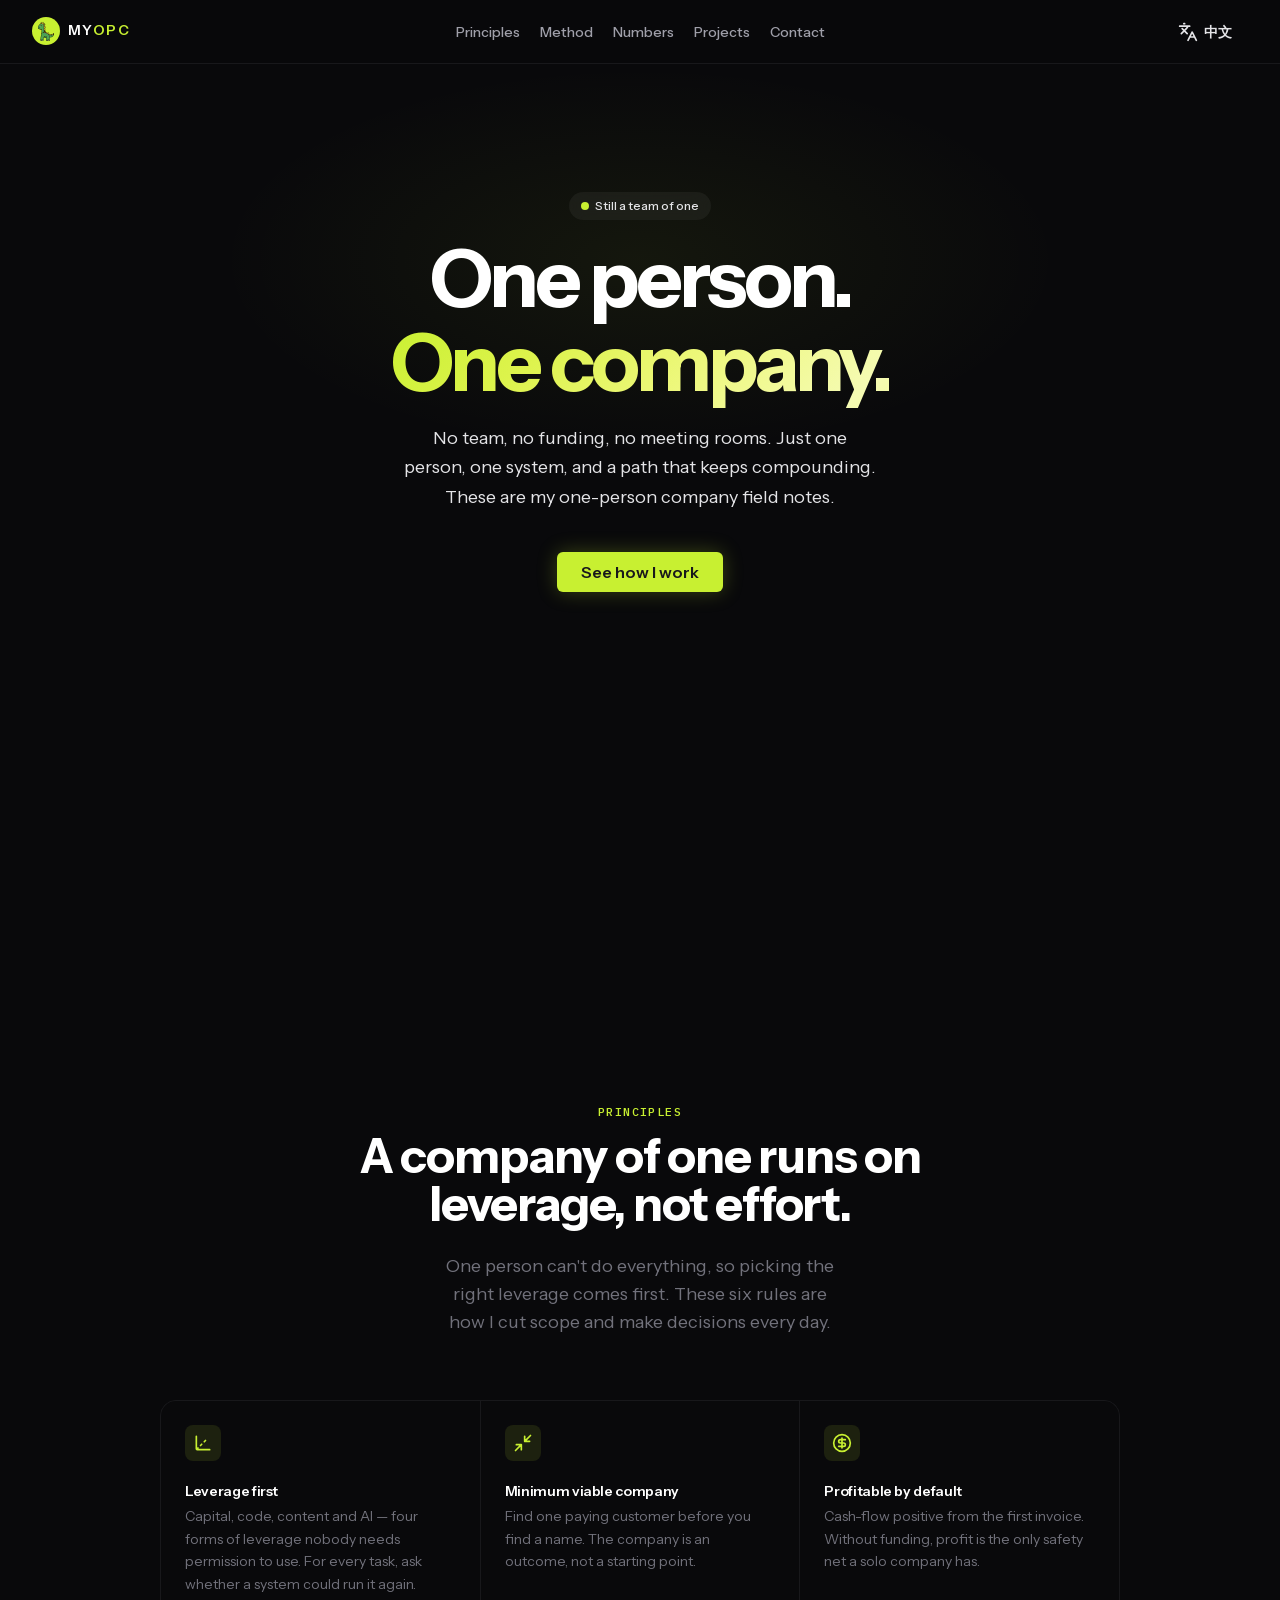
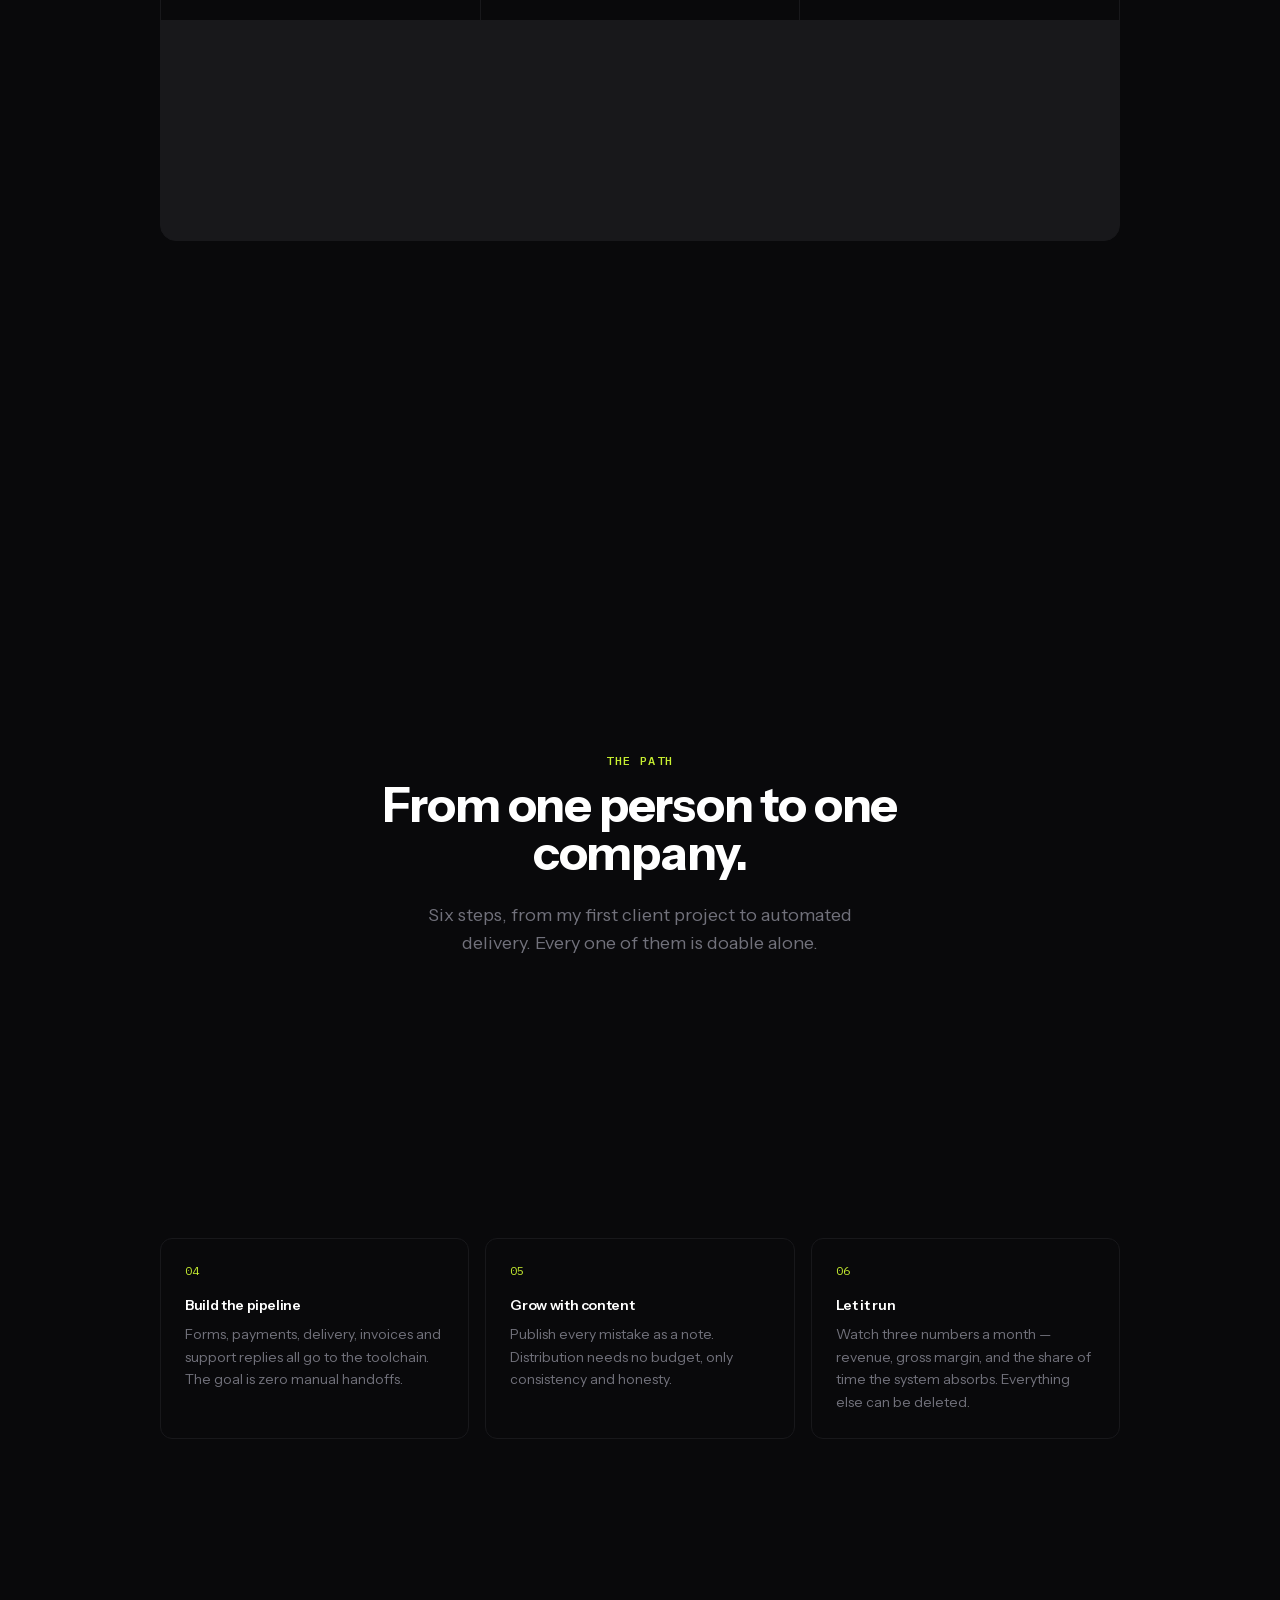
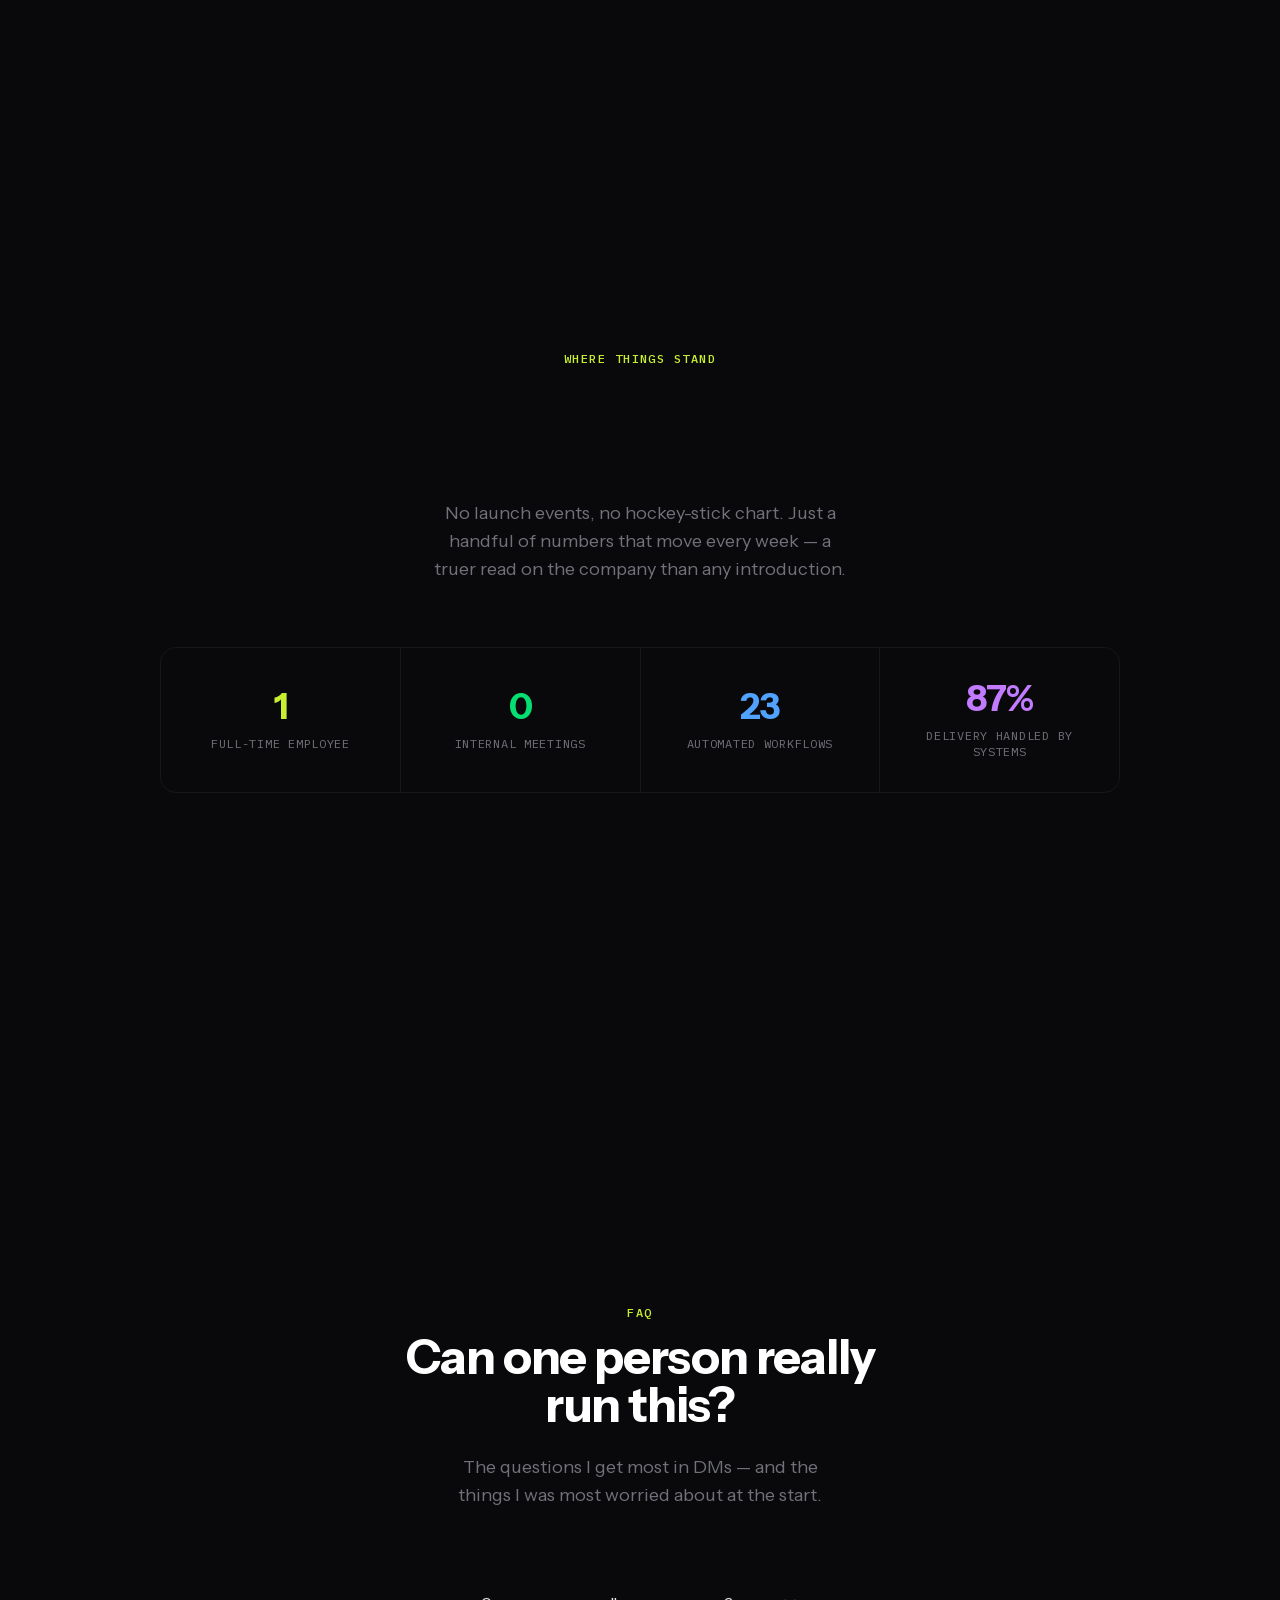
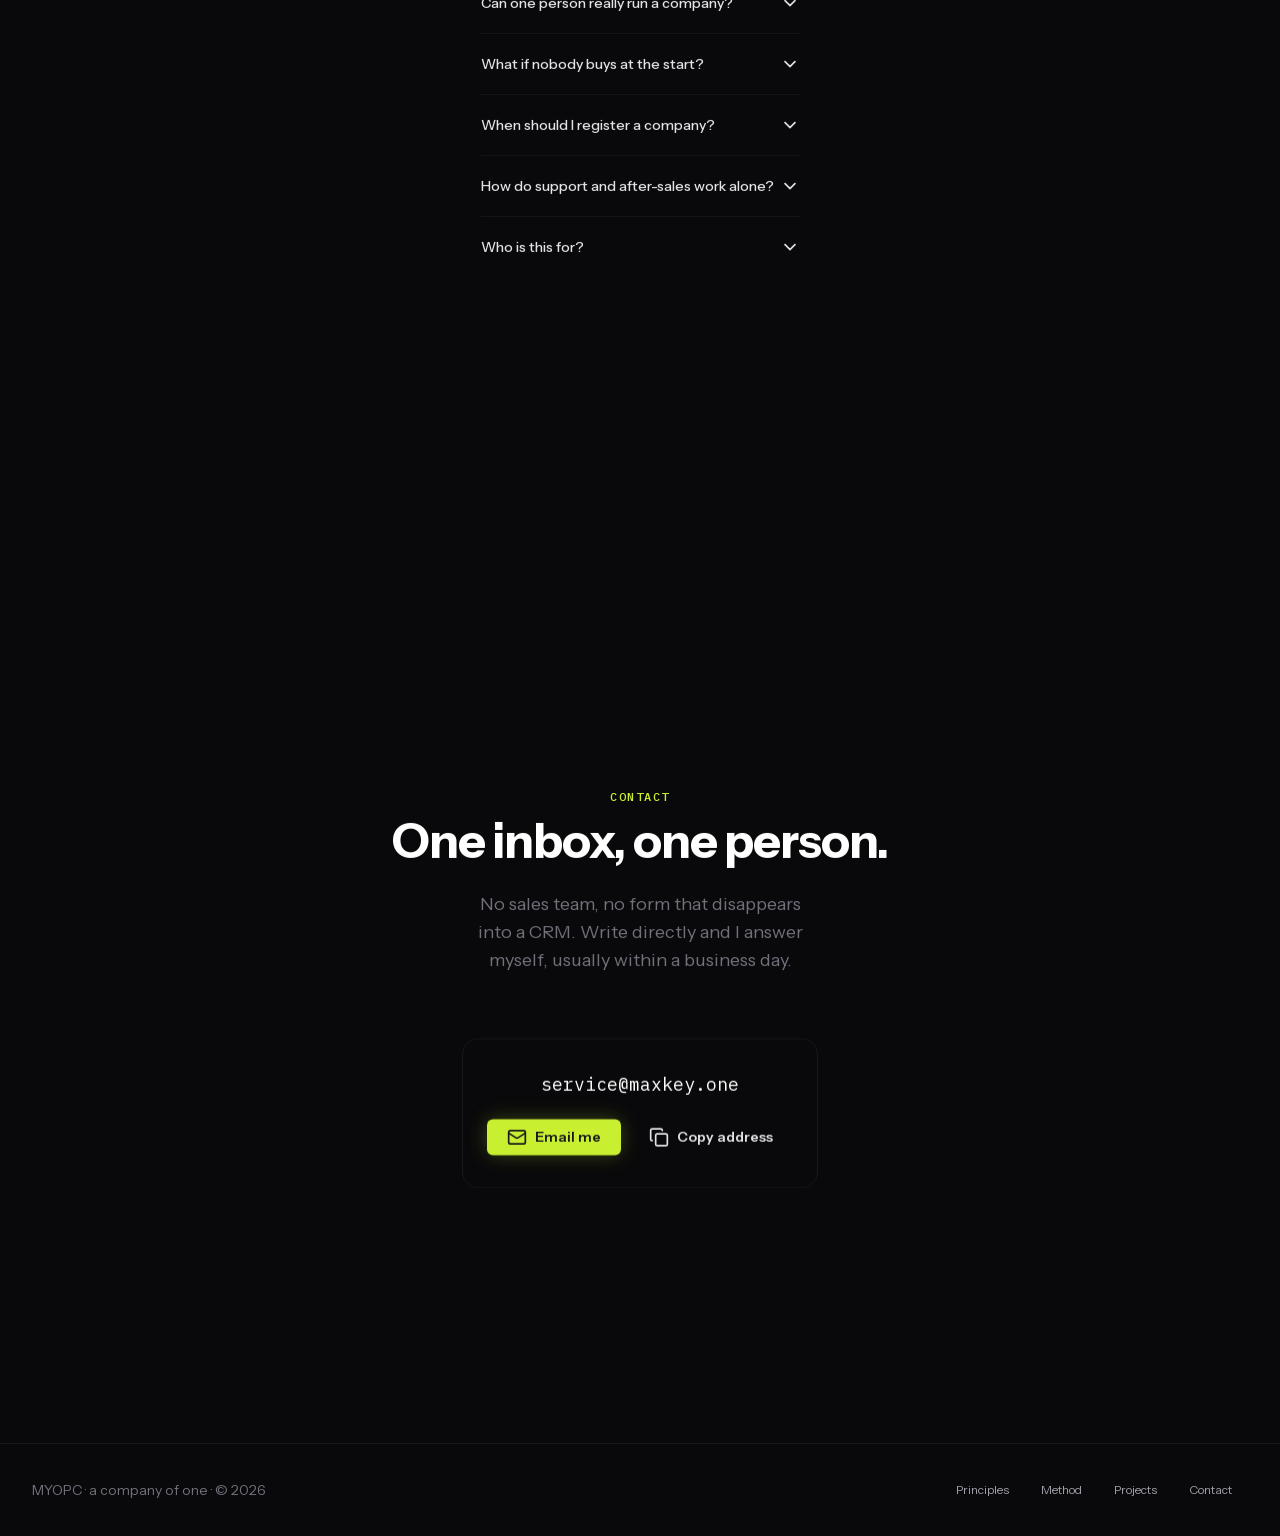
<file: index.html>
<!DOCTYPE html><html  data-color-mode-forced="dark" lang="en"><head><meta charset="utf-8"><meta name="viewport" content="width=device-width, initial-scale=1"><title>MYOPC · My One-Person Company</title><script type="importmap">{"imports":{"#entry":"/_nuxt/DxL7oOP5.js"}}</script><style id="nuxt-ui-colors">@layer theme {
  :root, :host {
  --ui-color-primary-50: var(--color-lime-50, oklch(98.6% 0.031 120.757));
  --ui-color-primary-100: var(--color-lime-100, oklch(96.7% 0.067 122.328));
  --ui-color-primary-200: var(--color-lime-200, oklch(93.8% 0.127 124.321));
  --ui-color-primary-300: var(--color-lime-300, oklch(89.7% 0.196 126.665));
  --ui-color-primary-400: var(--color-lime-400, oklch(84.1% 0.238 128.85));
  --ui-color-primary-500: var(--color-lime-500, oklch(76.8% 0.233 130.85));
  --ui-color-primary-600: var(--color-lime-600, oklch(64.8% 0.2 131.684));
  --ui-color-primary-700: var(--color-lime-700, oklch(53.2% 0.157 131.589));
  --ui-color-primary-800: var(--color-lime-800, oklch(45.3% 0.124 130.933));
  --ui-color-primary-900: var(--color-lime-900, oklch(40.5% 0.101 131.063));
  --ui-color-primary-950: var(--color-lime-950, oklch(27.4% 0.072 132.109));
  --ui-color-secondary-50: var(--color-blue-50, oklch(97% 0.014 254.604));
  --ui-color-secondary-100: var(--color-blue-100, oklch(93.2% 0.032 255.585));
  --ui-color-secondary-200: var(--color-blue-200, oklch(88.2% 0.059 254.128));
  --ui-color-secondary-300: var(--color-blue-300, oklch(80.9% 0.105 251.813));
  --ui-color-secondary-400: var(--color-blue-400, oklch(70.7% 0.165 254.624));
  --ui-color-secondary-500: var(--color-blue-500, oklch(62.3% 0.214 259.815));
  --ui-color-secondary-600: var(--color-blue-600, oklch(54.6% 0.245 262.881));
  --ui-color-secondary-700: var(--color-blue-700, oklch(48.8% 0.243 264.376));
  --ui-color-secondary-800: var(--color-blue-800, oklch(42.4% 0.199 265.638));
  --ui-color-secondary-900: var(--color-blue-900, oklch(37.9% 0.146 265.522));
  --ui-color-secondary-950: var(--color-blue-950, oklch(28.2% 0.091 267.935));
  --ui-color-success-50: var(--color-green-50, oklch(98.2% 0.018 155.826));
  --ui-color-success-100: var(--color-green-100, oklch(96.2% 0.044 156.743));
  --ui-color-success-200: var(--color-green-200, oklch(92.5% 0.084 155.995));
  --ui-color-success-300: var(--color-green-300, oklch(87.1% 0.15 154.449));
  --ui-color-success-400: var(--color-green-400, oklch(79.2% 0.209 151.711));
  --ui-color-success-500: var(--color-green-500, oklch(72.3% 0.219 149.579));
  --ui-color-success-600: var(--color-green-600, oklch(62.7% 0.194 149.214));
  --ui-color-success-700: var(--color-green-700, oklch(52.7% 0.154 150.069));
  --ui-color-success-800: var(--color-green-800, oklch(44.8% 0.119 151.328));
  --ui-color-success-900: var(--color-green-900, oklch(39.3% 0.095 152.535));
  --ui-color-success-950: var(--color-green-950, oklch(26.6% 0.065 152.934));
  --ui-color-info-50: var(--color-blue-50, oklch(97% 0.014 254.604));
  --ui-color-info-100: var(--color-blue-100, oklch(93.2% 0.032 255.585));
  --ui-color-info-200: var(--color-blue-200, oklch(88.2% 0.059 254.128));
  --ui-color-info-300: var(--color-blue-300, oklch(80.9% 0.105 251.813));
  --ui-color-info-400: var(--color-blue-400, oklch(70.7% 0.165 254.624));
  --ui-color-info-500: var(--color-blue-500, oklch(62.3% 0.214 259.815));
  --ui-color-info-600: var(--color-blue-600, oklch(54.6% 0.245 262.881));
  --ui-color-info-700: var(--color-blue-700, oklch(48.8% 0.243 264.376));
  --ui-color-info-800: var(--color-blue-800, oklch(42.4% 0.199 265.638));
  --ui-color-info-900: var(--color-blue-900, oklch(37.9% 0.146 265.522));
  --ui-color-info-950: var(--color-blue-950, oklch(28.2% 0.091 267.935));
  --ui-color-warning-50: var(--color-purple-50, oklch(97.7% 0.014 308.299));
  --ui-color-warning-100: var(--color-purple-100, oklch(94.6% 0.033 307.174));
  --ui-color-warning-200: var(--color-purple-200, oklch(90.2% 0.063 306.703));
  --ui-color-warning-300: var(--color-purple-300, oklch(82.7% 0.119 306.383));
  --ui-color-warning-400: var(--color-purple-400, oklch(71.4% 0.203 305.504));
  --ui-color-warning-500: var(--color-purple-500, oklch(62.7% 0.265 303.9));
  --ui-color-warning-600: var(--color-purple-600, oklch(55.8% 0.288 302.321));
  --ui-color-warning-700: var(--color-purple-700, oklch(49.6% 0.265 301.924));
  --ui-color-warning-800: var(--color-purple-800, oklch(43.8% 0.218 303.724));
  --ui-color-warning-900: var(--color-purple-900, oklch(38.1% 0.176 304.987));
  --ui-color-warning-950: var(--color-purple-950, oklch(29.1% 0.149 302.717));
  --ui-color-error-50: var(--color-red-50, oklch(97.1% 0.013 17.38));
  --ui-color-error-100: var(--color-red-100, oklch(93.6% 0.032 17.717));
  --ui-color-error-200: var(--color-red-200, oklch(88.5% 0.062 18.334));
  --ui-color-error-300: var(--color-red-300, oklch(80.8% 0.114 19.571));
  --ui-color-error-400: var(--color-red-400, oklch(70.4% 0.191 22.216));
  --ui-color-error-500: var(--color-red-500, oklch(63.7% 0.237 25.331));
  --ui-color-error-600: var(--color-red-600, oklch(57.7% 0.245 27.325));
  --ui-color-error-700: var(--color-red-700, oklch(50.5% 0.213 27.518));
  --ui-color-error-800: var(--color-red-800, oklch(44.4% 0.177 26.899));
  --ui-color-error-900: var(--color-red-900, oklch(39.6% 0.141 25.723));
  --ui-color-error-950: var(--color-red-950, oklch(25.8% 0.092 26.042));
  --ui-color-neutral-50: var(--color-zinc-50, oklch(98.5% 0 none));
  --ui-color-neutral-100: var(--color-zinc-100, oklch(96.7% 0.001 286.375));
  --ui-color-neutral-200: var(--color-zinc-200, oklch(92% 0.004 286.32));
  --ui-color-neutral-300: var(--color-zinc-300, oklch(87.1% 0.006 286.286));
  --ui-color-neutral-400: var(--color-zinc-400, oklch(70.5% 0.015 286.067));
  --ui-color-neutral-500: var(--color-zinc-500, oklch(55.2% 0.016 285.938));
  --ui-color-neutral-600: var(--color-zinc-600, oklch(44.2% 0.017 285.786));
  --ui-color-neutral-700: var(--color-zinc-700, oklch(37% 0.013 285.805));
  --ui-color-neutral-800: var(--color-zinc-800, oklch(27.4% 0.006 286.033));
  --ui-color-neutral-900: var(--color-zinc-900, oklch(21% 0.006 285.885));
  --ui-color-neutral-950: var(--color-zinc-950, oklch(14.1% 0.005 285.823));
  }
  :root, :host, .light {
  --ui-primary: var(--ui-color-primary-500);
  --ui-secondary: var(--ui-color-secondary-500);
  --ui-success: var(--ui-color-success-500);
  --ui-info: var(--ui-color-info-500);
  --ui-warning: var(--ui-color-warning-500);
  --ui-error: var(--ui-color-error-500);
  }
  .dark {
  --ui-primary: var(--ui-color-primary-400);
  --ui-secondary: var(--ui-color-secondary-400);
  --ui-success: var(--ui-color-success-400);
  --ui-info: var(--ui-color-info-400);
  --ui-warning: var(--ui-color-warning-400);
  --ui-error: var(--ui-color-error-400);
  }
}</style><link rel="stylesheet" href="/_nuxt/entry.DeIO9u4W.css" crossorigin><style>@layer base {:where(.i-lucide\:axis-3d){display:inline-block;width:1em;height:1em;background-color:currentColor;-webkit-mask-image:var(--svg);mask-image:var(--svg);-webkit-mask-repeat:no-repeat;mask-repeat:no-repeat;-webkit-mask-size:100% 100%;mask-size:100% 100%;--svg:url("data:image/svg+xml,%3Csvg xmlns='http://www.w3.org/2000/svg' viewBox='0 0 24 24' width='24' height='24'%3E%3Cpath fill='none' stroke='black' stroke-linecap='round' stroke-linejoin='round' stroke-width='2' d='M13.5 10.5L15 9M4 4v15a1 1 0 0 0 1 1h15m-15.707-.293L6 18m3-3l1.5-1.5'/%3E%3C/svg%3E")}:where(.i-lucide\:battery-medium){display:inline-block;width:1em;height:1em;background-color:currentColor;-webkit-mask-image:var(--svg);mask-image:var(--svg);-webkit-mask-repeat:no-repeat;mask-repeat:no-repeat;-webkit-mask-size:100% 100%;mask-size:100% 100%;--svg:url("data:image/svg+xml,%3Csvg xmlns='http://www.w3.org/2000/svg' viewBox='0 0 24 24' width='24' height='24'%3E%3Cg fill='none' stroke='black' stroke-linecap='round' stroke-linejoin='round' stroke-width='2'%3E%3Cpath d='M10 14v-4m12 4v-4M6 14v-4'/%3E%3Crect width='16' height='12' x='2' y='6' rx='2'/%3E%3C/g%3E%3C/svg%3E")}:where(.i-lucide\:chevron-down){display:inline-block;width:1em;height:1em;background-color:currentColor;-webkit-mask-image:var(--svg);mask-image:var(--svg);-webkit-mask-repeat:no-repeat;mask-repeat:no-repeat;-webkit-mask-size:100% 100%;mask-size:100% 100%;--svg:url("data:image/svg+xml,%3Csvg xmlns='http://www.w3.org/2000/svg' viewBox='0 0 24 24' width='24' height='24'%3E%3Cpath fill='none' stroke='black' stroke-linecap='round' stroke-linejoin='round' stroke-width='2' d='m6 9l6 6l6-6'/%3E%3C/svg%3E")}:where(.i-lucide\:circle-dollar-sign){display:inline-block;width:1em;height:1em;background-color:currentColor;-webkit-mask-image:var(--svg);mask-image:var(--svg);-webkit-mask-repeat:no-repeat;mask-repeat:no-repeat;-webkit-mask-size:100% 100%;mask-size:100% 100%;--svg:url("data:image/svg+xml,%3Csvg xmlns='http://www.w3.org/2000/svg' viewBox='0 0 24 24' width='24' height='24'%3E%3Cg fill='none' stroke='black' stroke-linecap='round' stroke-linejoin='round' stroke-width='2'%3E%3Ccircle cx='12' cy='12' r='10'/%3E%3Cpath d='M16 8h-6a2 2 0 1 0 0 4h4a2 2 0 1 1 0 4H8m4 2V6'/%3E%3C/g%3E%3C/svg%3E")}:where(.i-lucide\:copy){display:inline-block;width:1em;height:1em;background-color:currentColor;-webkit-mask-image:var(--svg);mask-image:var(--svg);-webkit-mask-repeat:no-repeat;mask-repeat:no-repeat;-webkit-mask-size:100% 100%;mask-size:100% 100%;--svg:url("data:image/svg+xml,%3Csvg xmlns='http://www.w3.org/2000/svg' viewBox='0 0 24 24' width='24' height='24'%3E%3Cg fill='none' stroke='black' stroke-linecap='round' stroke-linejoin='round' stroke-width='2'%3E%3Crect width='14' height='14' x='8' y='8' rx='2' ry='2'/%3E%3Cpath d='M4 16c-1.1 0-2-.9-2-2V4c0-1.1.9-2 2-2h10c1.1 0 2 .9 2 2'/%3E%3C/g%3E%3C/svg%3E")}:where(.i-lucide\:globe){display:inline-block;width:1em;height:1em;background-color:currentColor;-webkit-mask-image:var(--svg);mask-image:var(--svg);-webkit-mask-repeat:no-repeat;mask-repeat:no-repeat;-webkit-mask-size:100% 100%;mask-size:100% 100%;--svg:url("data:image/svg+xml,%3Csvg xmlns='http://www.w3.org/2000/svg' viewBox='0 0 24 24' width='24' height='24'%3E%3Cg fill='none' stroke='black' stroke-linecap='round' stroke-linejoin='round' stroke-width='2'%3E%3Ccircle cx='12' cy='12' r='10'/%3E%3Cpath d='M12 2a14.5 14.5 0 0 0 0 20a14.5 14.5 0 0 0 0-20M2 12h20'/%3E%3C/g%3E%3C/svg%3E")}:where(.i-lucide\:languages){display:inline-block;width:1em;height:1em;background-color:currentColor;-webkit-mask-image:var(--svg);mask-image:var(--svg);-webkit-mask-repeat:no-repeat;mask-repeat:no-repeat;-webkit-mask-size:100% 100%;mask-size:100% 100%;--svg:url("data:image/svg+xml,%3Csvg xmlns='http://www.w3.org/2000/svg' viewBox='0 0 24 24' width='24' height='24'%3E%3Cpath fill='none' stroke='black' stroke-linecap='round' stroke-linejoin='round' stroke-width='2' d='m5 8l6 6m-7 0l6-6l2-3M2 5h12M7 2h1m14 20l-5-10l-5 10m2-4h6'/%3E%3C/svg%3E")}:where(.i-lucide\:mail){display:inline-block;width:1em;height:1em;background-color:currentColor;-webkit-mask-image:var(--svg);mask-image:var(--svg);-webkit-mask-repeat:no-repeat;mask-repeat:no-repeat;-webkit-mask-size:100% 100%;mask-size:100% 100%;--svg:url("data:image/svg+xml,%3Csvg xmlns='http://www.w3.org/2000/svg' viewBox='0 0 24 24' width='24' height='24'%3E%3Cg fill='none' stroke='black' stroke-linecap='round' stroke-linejoin='round' stroke-width='2'%3E%3Cpath d='m22 7l-8.991 5.727a2 2 0 0 1-2.009 0L2 7'/%3E%3Crect width='20' height='16' x='2' y='4' rx='2'/%3E%3C/g%3E%3C/svg%3E")}:where(.i-lucide\:minimize-2){display:inline-block;width:1em;height:1em;background-color:currentColor;-webkit-mask-image:var(--svg);mask-image:var(--svg);-webkit-mask-repeat:no-repeat;mask-repeat:no-repeat;-webkit-mask-size:100% 100%;mask-size:100% 100%;--svg:url("data:image/svg+xml,%3Csvg xmlns='http://www.w3.org/2000/svg' viewBox='0 0 24 24' width='24' height='24'%3E%3Cpath fill='none' stroke='black' stroke-linecap='round' stroke-linejoin='round' stroke-width='2' d='m14 10l7-7m-1 7h-6V4M3 21l7-7m-6 0h6v6'/%3E%3C/svg%3E")}:where(.i-lucide\:repeat){display:inline-block;width:1em;height:1em;background-color:currentColor;-webkit-mask-image:var(--svg);mask-image:var(--svg);-webkit-mask-repeat:no-repeat;mask-repeat:no-repeat;-webkit-mask-size:100% 100%;mask-size:100% 100%;--svg:url("data:image/svg+xml,%3Csvg xmlns='http://www.w3.org/2000/svg' viewBox='0 0 24 24' width='24' height='24'%3E%3Cg fill='none' stroke='black' stroke-linecap='round' stroke-linejoin='round' stroke-width='2'%3E%3Cpath d='m17 2l4 4l-4 4'/%3E%3Cpath d='M3 11v-1a4 4 0 0 1 4-4h14M7 22l-4-4l4-4'/%3E%3Cpath d='M21 13v1a4 4 0 0 1-4 4H3'/%3E%3C/g%3E%3C/svg%3E")}}</style><link rel="preload" as="fetch" crossorigin="anonymous" href="/_payload.json?_b=90fae7fd-b9d0-4c75-9cc0-132a0f9475b8"><link rel="modulepreload" as="script" crossorigin href="/_nuxt/DxL7oOP5.js"><link rel="modulepreload" as="script" crossorigin href="/_nuxt/BBbCFCSO.js"><link rel="modulepreload" as="script" crossorigin href="/_nuxt/Dfyab7Rd.js"><link rel="modulepreload" as="script" crossorigin href="/_nuxt/C_G3OcHj.js"><link rel="modulepreload" as="script" crossorigin href="/_nuxt/CzBlfNEw.js"><link rel="modulepreload" as="script" crossorigin href="/_nuxt/DK3Fl9T5.js"><link rel="modulepreload" as="script" crossorigin href="/_nuxt/D4hqxIl8.js"><link rel="modulepreload" as="script" crossorigin href="/_nuxt/BfDH_gI_.js"><link rel="modulepreload" as="script" crossorigin href="/_nuxt/BW3xJdEx.js"><link rel="modulepreload" as="script" crossorigin href="/_nuxt/BjNB8FPg.js"><link rel="modulepreload" as="script" crossorigin href="/_nuxt/DkxBAcsl.js"><link rel="modulepreload" as="script" crossorigin href="/_nuxt/BnDTbt6S.js"><link rel="modulepreload" as="script" crossorigin href="/_nuxt/BjhIELVi.js"><link rel="modulepreload" as="script" crossorigin href="/_nuxt/BAVffba3.js"><link rel="modulepreload" as="script" crossorigin href="/_nuxt/bW6NxFOP.js"><link rel="modulepreload" as="script" crossorigin href="/_nuxt/DhVyroNF.js"><link rel="modulepreload" as="script" crossorigin href="/_nuxt/DWEoD8ZB.js"><link rel="modulepreload" as="script" crossorigin href="/_nuxt/Bng2rRDf.js"><link rel="modulepreload" as="script" crossorigin href="/_nuxt/DHihWhf5.js"><link rel="modulepreload" as="script" crossorigin href="/_nuxt/wb3Qoywt.js"><link rel="modulepreload" as="script" crossorigin href="/_nuxt/DfePsChH.js"><link rel="modulepreload" as="script" crossorigin href="/_nuxt/C4485Qyr.js"><link rel="modulepreload" as="script" crossorigin href="/_nuxt/BbwzgmS-.js"><link rel="modulepreload" as="script" crossorigin href="/_nuxt/DEzIv1vV.js"><link rel="modulepreload" as="script" crossorigin href="/_nuxt/DcRw1J44.js"><link rel="modulepreload" as="script" crossorigin href="/_nuxt/TvA3kVkA.js"><link rel="modulepreload" as="script" crossorigin href="/_nuxt/ZuiJwwvn.js"><link rel="modulepreload" as="script" crossorigin href="/_nuxt/OXKIO8yr.js"><link rel="modulepreload" as="script" crossorigin href="/_nuxt/jbenEc2-.js"><link rel="modulepreload" as="script" crossorigin href="/_nuxt/RzMoP2De.js"><link rel="modulepreload" as="script" crossorigin href="/_nuxt/BeVm8qE3.js"><link rel="modulepreload" as="script" crossorigin href="/_nuxt/CLKXrD_N.js"><link rel="modulepreload" as="script" crossorigin href="/_nuxt/D3UqVxq5.js"><link rel="modulepreload" as="script" crossorigin href="/_nuxt/WmonRVQh.js"><script type="module" src="/_nuxt/DxL7oOP5.js" crossorigin></script><link rel="prefetch" as="script" crossorigin href="/_nuxt/DjiCbWy8.js"><link rel="prefetch" as="script" crossorigin href="/_nuxt/BEbZQ6Op.js"><link rel="prefetch" as="script" crossorigin href="/_nuxt/C5VNDvdP.js"><link rel="prefetch" as="script" crossorigin href="/_nuxt/BMZXx-F5.js"><link rel="prefetch" as="script" crossorigin href="/_nuxt/C0OxBA4I.js"><link rel="prefetch" as="script" crossorigin href="/_nuxt/DKqARZG1.js"><link rel="prefetch" as="style" crossorigin href="/_nuxt/error-404.CJajpic4.css"><link rel="prefetch" as="script" crossorigin href="/_nuxt/XjWJ36D1.js"><link rel="prefetch" as="style" crossorigin href="/_nuxt/error-500.Bww9vo5r.css"><link rel="prefetch" as="script" crossorigin href="/_nuxt/DCoJ4TrZ.js"><meta name="theme-color" content="#09090b"><link rel="icon" href="/favicon.ico" sizes="any"><link rel="icon" type="image/png" href="/favicon-32.png" sizes="32x32"><link rel="icon" type="image/png" href="/favicon-16.png" sizes="16x16"><link rel="apple-touch-icon" href="/apple-touch-icon.png"><link rel="alternate" hreflang="en" href="/"><link rel="alternate" hreflang="zh" href="/zh"><link rel="alternate" hreflang="x-default" href="/"><meta property="og:image" content="/brand/mymaxopc-badge-512.png"><meta name="twitter:card" content="summary"><meta property="og:title" content="MYOPC · My One-Person Company"><meta name="description" content="One person, one company. Field notes on running product, sales, delivery and support alone — with AI and automation as the only teammates."><meta property="og:description" content="One person, one company. Field notes on running product, sales, delivery and support alone — with AI and automation as the only teammates."><script>"use strict";(()=>{const o=window,e=document.documentElement,c=["dark","light"],s=getStorageValue("localStorage","nuxt-color-mode")||"system";let r=s==="system"?f():s;const l=e.getAttribute("data-color-mode-forced");l&&(r=l),i(r),o["__NUXT_COLOR_MODE__"]={preference:s,value:r,getColorScheme:f,addColorScheme:i,removeColorScheme:d};function i(t){const a=""+t+"",n="";e.classList?e.classList.add(a):e.className+=" "+a,n&&e.setAttribute("data-"+n,t)}function d(t){const a=""+t+"",n="";e.classList?e.classList.remove(a):e.className=e.className.replace(new RegExp(a,"g"),""),n&&e.removeAttribute("data-"+n)}function u(t){return o.matchMedia("(prefers-color-scheme"+t+")")}function f(){if(o.matchMedia&&u("").media!=="not all"){for(const t of c)if(u(":"+t).matches)return t}return"light"}})();function getStorageValue(o,e){switch(o){case"localStorage":try{return window.localStorage.getItem(e)}catch{return null}case"sessionStorage":try{return window.sessionStorage.getItem(e)}catch{return null}case"cookie":try{return getCookie(e)}catch{return null}default:return null}}function getCookie(o){const c=("; "+window.document.cookie).split("; "+o+"=");if(c.length===2){const s=c.pop();return s?s.split(";").shift():null}}</script></head><body><div id="__nuxt" class="isolate"><!--[--><!--[--><!--[--><!--[--><!--[--><!--[--><!----><!----><!----><header data-slot="root" class="bg-default/75 backdrop-blur-sm border-b border-default h-(--ui-header-height) sticky top-0 z-50"><!--[--><!--]--><div class="w-full max-w-(--ui-container) mx-auto px-4 sm:px-6 lg:px-8 flex items-center justify-between gap-3 h-full" data-slot="container"><!--[--><div data-slot="left" class="lg:flex-1 flex items-center gap-1.5"><!----><!--[--><a aria-current="page" href="/" class="router-link-active router-link-exact-active focus-visible:outline-3 outline-primary/25 rounded-md p-1 -ms-1"><span class="inline-flex items-center gap-2 leading-none"><span class="flex shrink-0 items-center justify-center overflow-hidden bg-brand rounded-full size-7"><img src="/brand/dino-256.png" alt="" draggable="false" class="h-[68%] w-auto translate-y-[5%] select-none"></span><span class="pb-[1px] text-sm font-semibold tracking-[0.1em] text-highlighted">MY<span class="text-primary">OPC</span></span></span></a><!--]--></div><div data-slot="center" class="hidden lg:flex"><!--[--><!--[--><!----><!----><nav data-slot="root" class="relative flex gap-1.5 [&amp;&gt;div]:min-w-0 items-center justify-between" data-orientation="horizontal" dir="ltr" data-reka-navigation-menu><!--[--><!--[--><!--]--><!--[--><!--[--><div style="position:relative;"><ul data-slot="list" class="isolate min-w-0 flex items-center" data-orientation="horizontal"><!--[--><!--[--><li data-menu-item data-slot="item" class="min-w-0 py-2"><!--[--><!--[--><a href="/#principles" data-reka-collection-item data-slot="link" class="group relative w-full flex items-center gap-1.5 font-medium text-sm before:absolute before:z-[-1] before:rounded-md focus:outline-none focus-visible:outline-none focus-visible:before:outline-3 before:outline-primary/25 px-2.5 py-1.5 before:inset-x-px before:inset-y-0 text-muted hover:text-highlighted transition-colors data-[state=open]:text-highlighted"><!--[--><!--[--><!--[--><!----><!--]--><span data-slot="linkLabel" class="truncate"><!--[-->Principles<!--]--><!----></span><!----><!--]--><!--]--></a><!----><!--]--><!----><!--]--></li><li data-menu-item data-slot="item" class="min-w-0 py-2"><!--[--><!--[--><a href="/#method" data-reka-collection-item data-slot="link" class="group relative w-full flex items-center gap-1.5 font-medium text-sm before:absolute before:z-[-1] before:rounded-md focus:outline-none focus-visible:outline-none focus-visible:before:outline-3 before:outline-primary/25 px-2.5 py-1.5 before:inset-x-px before:inset-y-0 text-muted hover:text-highlighted transition-colors data-[state=open]:text-highlighted"><!--[--><!--[--><!--[--><!----><!--]--><span data-slot="linkLabel" class="truncate"><!--[-->Method<!--]--><!----></span><!----><!--]--><!--]--></a><!----><!--]--><!----><!--]--></li><li data-menu-item data-slot="item" class="min-w-0 py-2"><!--[--><!--[--><a href="/#metrics" data-reka-collection-item data-slot="link" class="group relative w-full flex items-center gap-1.5 font-medium text-sm before:absolute before:z-[-1] before:rounded-md focus:outline-none focus-visible:outline-none focus-visible:before:outline-3 before:outline-primary/25 px-2.5 py-1.5 before:inset-x-px before:inset-y-0 text-muted hover:text-highlighted transition-colors data-[state=open]:text-highlighted"><!--[--><!--[--><!--[--><!----><!--]--><span data-slot="linkLabel" class="truncate"><!--[-->Numbers<!--]--><!----></span><!----><!--]--><!--]--></a><!----><!--]--><!----><!--]--></li><li data-menu-item data-slot="item" class="min-w-0 py-2"><!--[--><!--[--><a href="/projects" data-reka-collection-item data-slot="link" class="group relative w-full flex items-center gap-1.5 font-medium text-sm before:absolute before:z-[-1] before:rounded-md focus:outline-none focus-visible:outline-none focus-visible:before:outline-3 before:outline-primary/25 px-2.5 py-1.5 before:inset-x-px before:inset-y-0 text-muted hover:text-highlighted transition-colors data-[state=open]:text-highlighted"><!--[--><!--[--><!--[--><!----><!--]--><span data-slot="linkLabel" class="truncate"><!--[-->Projects<!--]--><!----></span><!----><!--]--><!--]--></a><!----><!--]--><!----><!--]--></li><li data-menu-item data-slot="item" class="min-w-0 py-2"><!--[--><!--[--><a href="/#contact" data-reka-collection-item data-slot="link" class="group relative w-full flex items-center gap-1.5 font-medium text-sm before:absolute before:z-[-1] before:rounded-md focus:outline-none focus-visible:outline-none focus-visible:before:outline-3 before:outline-primary/25 px-2.5 py-1.5 before:inset-x-px before:inset-y-0 text-muted hover:text-highlighted transition-colors data-[state=open]:text-highlighted"><!--[--><!--[--><!--[--><!----><!--]--><span data-slot="linkLabel" class="truncate"><!--[-->Contact<!--]--><!----></span><!----><!--]--><!--]--></a><!----><!--]--><!----><!--]--></li><!--]--><!--]--></ul></div><!----><!--]--><!--]--><!--[--><!--]--><div data-slot="viewportWrapper" class="absolute top-full start-0 flex w-full justify-center"><!----><!----></div><!--]--></nav><!--]--><!--]--></div><div data-slot="right" class="flex items-center justify-end lg:flex-1 gap-1.5"><!--[--><a href="/zh" rel="alternate" data-slot="base" aria-label="切换到中文" title="切换到中文" hreflang="zh" class="rounded-md inline-flex items-center disabled:cursor-not-allowed aria-disabled:cursor-not-allowed disabled:opacity-75 aria-disabled:opacity-75 font-semibold transition-all duration-200 py-1.5 text-sm gap-1.5 text-default hover:bg-elevated active:bg-elevated outline-inverted/25 focus-visible:outline-3 hover:disabled:bg-transparent dark:hover:disabled:bg-transparent hover:aria-disabled:bg-transparent dark:hover:aria-disabled:bg-transparent px-4"><!--[--><!--[--><span class="iconify i-lucide:languages shrink-0 size-5" aria-hidden="true" style="" data-slot="leadingIcon"></span><!--]--><!--[--><span data-slot="label" class="truncate">中文</span><!--]--><!--[--><!----><!--]--><!--]--></a><!--]--><!--[--><button type="button" data-slot="base" aria-label="Open navigation" aria-expanded="false" class="rounded-md inline-flex items-center disabled:cursor-not-allowed aria-disabled:cursor-not-allowed disabled:opacity-75 aria-disabled:opacity-75 font-semibold transition-all duration-200 text-xs gap-1.5 text-default hover:bg-elevated active:bg-elevated outline-inverted/25 focus-visible:outline-3 hover:disabled:bg-transparent dark:hover:disabled:bg-transparent hover:aria-disabled:bg-transparent dark:hover:aria-disabled:bg-transparent p-1.5 lg:hidden -me-1.5"><!--[--><!--[--><!----><!--]--><!--[--><svg xmlns="http://www.w3.org/2000/svg" class="size-5" viewBox="0 0 24 24" fill="none" stroke="currentColor" stroke-width="2" stroke-linecap="round" stroke-linejoin="round"><line x1="4" y1="6" x2="20" y2="6" tabindex="-1"></line><line x1="4" y1="12" x2="20" y2="12" tabindex="-1"></line><line x1="4" y1="18" x2="20" y2="18" tabindex="-1"></line></svg><!--]--><!--[--><!----><!--]--><!--]--></button><!--]--></div><!--]--></div><!--[--><!--]--></header><!----><!--]--><main class="min-h-[calc(100vh-var(--ui-header-height))]"><!--[--><div><div data-orientation="vertical" data-slot="root" class="relative isolate pb-24 sm:pb-32"><!--[--><div style="opacity:0;"><div class="absolute top-0 inset-x-0 opacity-15 h-full"></div></div><div class="pointer-events-none absolute left-1/2 -translate-x-1/2 top-0 w-2/3 h-1/2" style="background:radial-gradient(ellipse at center, color-mix(in oklch, var(--ui-primary) 6%, transparent) 0%, transparent 70%);"></div><!--]--><div class="w-full max-w-(--ui-container) mx-auto px-4 sm:px-6 lg:px-8 flex flex-col lg:grid py-24 sm:py-32 gap-16 sm:gap-y-24 relative z-10 lg:py-32" data-slot="container"><!--[--><div data-slot="wrapper" class="text-center flex flex-col items-center"><div data-slot="header" class=""><!--[--><div data-slot="headline" class="mb-4 justify-center"><!--[--><div style="opacity:0;transform:translateY(16px);"><span data-slot="base" class="font-medium inline-flex items-center text-xs text-default rounded-full px-3 py-1.5 gap-1.5 bg-white/5 backdrop-blur-sm"><!--[--><div data-slot="root" class="relative inline-flex items-center justify-center shrink-0"><!--[--><!--]--><span data-slot="base" class="rounded-full ring-bg flex items-center justify-center text-inverted font-medium whitespace-nowrap bg-primary h-[8px] min-w-[8px] text-[8px] top-0 right-0 animate-pulse ring-0"><!--[--><!--]--></span></div><!--]--><!--[--><span data-slot="label" class="truncate">Still a team of one</span><!--]--><!--[--><!----><!--]--></span></div><!--]--></div><h1 data-slot="title" class="text-5xl text-pretty font-bold text-highlighted sm:text-6xl lg:text-7xl xl:text-[80px] tracking-tighter leading-[1.05]"><!--[--><span class="inline-block" style="opacity:0;transform:translateY(16px);">One person. <br><span class="animate-shimmer bg-size-[200%_auto] bg-clip-text text-transparent" style="background-image:linear-gradient(135deg, var(--color-primary-400), var(--color-primary-300), var(--color-primary-200), var(--color-primary-100), var(--color-primary-200), var(--color-primary-300), var(--color-primary-400));animation-duration:10s;">One company.</span></span><!--]--></h1><div data-slot="description" class="text-balance mt-5 max-w-xl mx-auto text-base sm:text-lg leading-relaxed text-default"><!--[--><span class="inline-block" style="opacity:0;transform:translateY(16px);">No team, no funding, no meeting rooms. Just one person, one system, and a path that keeps compounding. These are my one-person company field notes.</span><!--]--></div><!--]--></div><!----><div data-slot="footer" class="mt-10"><!--[--><div data-slot="links" class="flex flex-wrap justify-center gap-3"><!--[--><div class="flex flex-wrap justify-center gap-6" style="opacity:0;transform:translateY(16px);"><!--[--><!--[--><a href="#principles" data-slot="base" class="rounded-md inline-flex items-center disabled:cursor-not-allowed aria-disabled:cursor-not-allowed disabled:opacity-75 aria-disabled:opacity-75 font-semibold transition-all duration-200 py-2 text-base gap-2 text-inverted bg-primary disabled:bg-primary aria-disabled:bg-primary outline-primary/25 focus-visible:outline-3 hover:bg-primary active:bg-primary shadow-[0_0_20px_var(--btn-glow)] hover:shadow-[0_0_30px_var(--btn-glow-hover)] hover:-translate-y-px active:translate-y-0 [--btn-glow:color-mix(in_oklch,var(--ui-primary)_25%,transparent)] [--btn-glow-hover:color-mix(in_oklch,var(--ui-primary)_35%,transparent)] px-6"><!--[--><!--[--><!----><!--]--><!--[--><span data-slot="label" class="truncate">See how I work</span><!--]--><!--[--><!----><!--]--><!--]--></a><!--]--><!--]--></div><!--]--></div><!--]--></div></div><!----><!--]--></div><!--[--><!--]--></div><section data-orientation="vertical" data-slot="root" class="relative isolate py-24 sm:py-32 scroll-mt-(--ui-header-height)" id="principles"><!--[--><!--]--><div class="w-full mx-auto px-4 sm:px-6 lg:px-8 flex flex-col lg:grid py-16 sm:py-24 lg:py-32 gap-8 sm:gap-16 max-w-5xl" data-slot="container"><!--[--><div data-slot="wrapper" class=""><div data-slot="header" class=""><!--[--><!----><div data-slot="headline" class="mb-3 justify-center font-mono font-medium text-xs text-primary uppercase tracking-[0.12em] text-center"><!--[--><span class="inline-block" style="opacity:0;transform:translateY(16px);">Principles</span><!--]--></div><h2 data-slot="title" class="text-3xl sm:text-4xl lg:text-5xl text-pretty tracking-tight font-bold text-highlighted text-center max-w-xl mx-auto"><!--[--><span class="inline-block" style="opacity:0;transform:translateY(16px);">A company of one runs on leverage, not effort.</span><!--]--></h2><div data-slot="description" class="text-base sm:text-lg text-center text-balance mt-6 max-w-md mx-auto text-dimmed"><!--[--><span class="inline-block" style="opacity:0;transform:translateY(16px);">One person can&#39;t do everything, so picking the right leverage comes first. These six rules are how I cut scope and make decisions every day.</span><!--]--></div><!--]--></div><!----><!----></div><!--[--><div class="overflow-hidden rounded-2xl border border-default bg-(--ui-border)"><div class="grid grid-cols-1 gap-px sm:grid-cols-2 lg:grid-cols-3"><!--[--><div class="bg-default" style="opacity:0;"><div class="flex h-full flex-col p-6"><div class="mb-5 flex size-9 items-center justify-center rounded-lg bg-primary/10"><span class="iconify i-lucide:axis-3d size-5 text-primary" aria-hidden="true" style=""></span></div><h3 class="text-sm font-semibold tracking-tight text-highlighted">Leverage first</h3><p class="mt-1 text-sm leading-relaxed text-dimmed">Capital, code, content and AI — four forms of leverage nobody needs permission to use. For every task, ask whether a system could run it again.</p></div></div><div class="bg-default" style="opacity:0;"><div class="flex h-full flex-col p-6"><div class="mb-5 flex size-9 items-center justify-center rounded-lg bg-primary/10"><span class="iconify i-lucide:minimize-2 size-5 text-primary" aria-hidden="true" style=""></span></div><h3 class="text-sm font-semibold tracking-tight text-highlighted">Minimum viable company</h3><p class="mt-1 text-sm leading-relaxed text-dimmed">Find one paying customer before you find a name. The company is an outcome, not a starting point.</p></div></div><div class="bg-default" style="opacity:0;"><div class="flex h-full flex-col p-6"><div class="mb-5 flex size-9 items-center justify-center rounded-lg bg-primary/10"><span class="iconify i-lucide:circle-dollar-sign size-5 text-primary" aria-hidden="true" style=""></span></div><h3 class="text-sm font-semibold tracking-tight text-highlighted">Profitable by default</h3><p class="mt-1 text-sm leading-relaxed text-dimmed">Cash-flow positive from the first invoice. Without funding, profit is the only safety net a solo company has.</p></div></div><div class="bg-default" style="opacity:0;"><div class="flex h-full flex-col p-6"><div class="mb-5 flex size-9 items-center justify-center rounded-lg bg-primary/10"><span class="iconify i-lucide:repeat size-5 text-primary" aria-hidden="true" style=""></span></div><h3 class="text-sm font-semibold tracking-tight text-highlighted">Systems over effort</h3><p class="mt-1 text-sm leading-relaxed text-dimmed">Anything done three times becomes a checklist, a script or a template. Spend your hours only on judgement that can&#39;t be automated.</p></div></div><div class="bg-default" style="opacity:0;"><div class="flex h-full flex-col p-6"><div class="mb-5 flex size-9 items-center justify-center rounded-lg bg-primary/10"><span class="iconify i-lucide:globe size-5 text-primary" aria-hidden="true" style=""></span></div><h3 class="text-sm font-semibold tracking-tight text-highlighted">Build in public</h3><p class="mt-1 text-sm leading-relaxed text-dimmed">Turn the process into content. Readers are the best customer research, hiring channel and co-founder filter you&#39;ll ever have.</p></div></div><div class="bg-default" style="opacity:0;"><div class="flex h-full flex-col p-6"><div class="mb-5 flex size-9 items-center justify-center rounded-lg bg-primary/10"><span class="iconify i-lucide:battery-medium size-5 text-primary" aria-hidden="true" style=""></span></div><h3 class="text-sm font-semibold tracking-tight text-highlighted">A sustainable pace</h3><p class="mt-1 text-sm leading-relaxed text-dimmed">Capacity comes from consistency, not heroic sprints. Four focused hours a day beats three sleepless weeks.</p></div></div><!--]--></div></div><!--]--><!--]--></div><!--[--><!--]--></section><section data-orientation="vertical" data-slot="root" class="relative isolate py-24 sm:py-32 scroll-mt-(--ui-header-height)" id="method"><!--[--><!--]--><div class="w-full mx-auto px-4 sm:px-6 lg:px-8 flex flex-col lg:grid py-16 sm:py-24 lg:py-32 gap-8 sm:gap-16 max-w-5xl" data-slot="container"><!--[--><div data-slot="wrapper" class=""><div data-slot="header" class=""><!--[--><!----><div data-slot="headline" class="mb-3 justify-center font-mono font-medium text-xs text-primary uppercase tracking-[0.12em] text-center"><!--[--><span class="inline-block" style="opacity:0;transform:translateY(16px);">The path</span><!--]--></div><h2 data-slot="title" class="text-3xl sm:text-4xl lg:text-5xl text-pretty tracking-tight font-bold text-highlighted text-center max-w-xl mx-auto"><!--[--><span class="inline-block" style="opacity:0;transform:translateY(16px);">From one person to one company.</span><!--]--></h2><div data-slot="description" class="text-base sm:text-lg text-center text-balance mt-6 max-w-md mx-auto text-dimmed"><!--[--><span class="inline-block" style="opacity:0;transform:translateY(16px);">Six steps, from my first client project to automated delivery. Every one of them is doable alone.</span><!--]--></div><!--]--></div><!----><!----></div><!--[--><div class="grid grid-cols-1 sm:grid-cols-2 lg:grid-cols-3 gap-4"><!--[--><div style="opacity:0;"><div class="flex h-full flex-col rounded-xl border border-default bg-default p-6"><span class="font-mono text-xs text-primary">01</span><h3 class="mt-4 text-sm font-semibold tracking-tight text-highlighted">Find deliverable value</h3><p class="mt-2 text-sm leading-relaxed text-dimmed">Spend a week writing down who you help, what you solve, and what you get in return. If you can&#39;t write it, don&#39;t register the company yet.</p></div></div><div style="opacity:0;"><div class="flex h-full flex-col rounded-xl border border-default bg-default p-6"><span class="font-mono text-xs text-primary">02</span><h3 class="mt-4 text-sm font-semibold tracking-tight text-highlighted">Sell the first one</h3><p class="mt-2 text-sm leading-relaxed text-dimmed">Delivering by hand is fine. Get paid once — what you&#39;re validating isn&#39;t the product, it&#39;s that the need is real.</p></div></div><div style="opacity:0;"><div class="flex h-full flex-col rounded-xl border border-default bg-default p-6"><span class="font-mono text-xs text-primary">03</span><h3 class="mt-4 text-sm font-semibold tracking-tight text-highlighted">Package it</h3><p class="mt-2 text-sm leading-relaxed text-dimmed">Turn the repeatable parts of the service into templates, packages or a subscription. Price once, deliver forever.</p></div></div><div style="opacity:0;"><div class="flex h-full flex-col rounded-xl border border-default bg-default p-6"><span class="font-mono text-xs text-primary">04</span><h3 class="mt-4 text-sm font-semibold tracking-tight text-highlighted">Build the pipeline</h3><p class="mt-2 text-sm leading-relaxed text-dimmed">Forms, payments, delivery, invoices and support replies all go to the toolchain. The goal is zero manual handoffs.</p></div></div><div style="opacity:0;"><div class="flex h-full flex-col rounded-xl border border-default bg-default p-6"><span class="font-mono text-xs text-primary">05</span><h3 class="mt-4 text-sm font-semibold tracking-tight text-highlighted">Grow with content</h3><p class="mt-2 text-sm leading-relaxed text-dimmed">Publish every mistake as a note. Distribution needs no budget, only consistency and honesty.</p></div></div><div style="opacity:0;"><div class="flex h-full flex-col rounded-xl border border-default bg-default p-6"><span class="font-mono text-xs text-primary">06</span><h3 class="mt-4 text-sm font-semibold tracking-tight text-highlighted">Let it run</h3><p class="mt-2 text-sm leading-relaxed text-dimmed">Watch three numbers a month — revenue, gross margin, and the share of time the system absorbs. Everything else can be deleted.</p></div></div><!--]--></div><!--]--><!--]--></div><!--[--><!--]--></section><section data-orientation="vertical" data-slot="root" class="relative isolate py-24 sm:py-32 scroll-mt-(--ui-header-height)" id="metrics"><!--[--><!--]--><div class="w-full mx-auto px-4 sm:px-6 lg:px-8 flex flex-col lg:grid py-16 sm:py-24 lg:py-32 gap-8 sm:gap-16 max-w-5xl" data-slot="container"><!--[--><div data-slot="wrapper" class=""><div data-slot="header" class=""><!--[--><!----><div data-slot="headline" class="mb-3 justify-center font-mono font-medium text-xs text-primary uppercase tracking-[0.12em] text-center"><!--[--><span class="inline-block" style="opacity:0;transform:translateY(16px);">Where things stand</span><!--]--></div><h2 data-slot="title" class="text-3xl sm:text-4xl lg:text-5xl text-pretty tracking-tight font-bold text-highlighted text-center max-w-xl mx-auto"><!--[--><span class="inline-block" style="opacity:0;transform:translateY(16px);">What a company of one really looks like.</span><!--]--></h2><div data-slot="description" class="text-base sm:text-lg text-center text-balance mt-6 max-w-md mx-auto text-dimmed"><!--[--><span class="inline-block" style="opacity:0;transform:translateY(16px);">No launch events, no hockey-stick chart. Just a handful of numbers that move every week — a truer read on the company than any introduction.</span><!--]--></div><!--]--></div><!----><!----></div><!--[--><div class="overflow-hidden rounded-2xl border border-default bg-(--ui-border)"><div class="grid gap-px sm:grid-cols-2 lg:grid-cols-4"><!--[--><div class="bg-default" style="opacity:0;"><div class="flex h-full flex-col items-center justify-center px-6 py-8 text-center"><span class="text-4xl font-bold tracking-tight leading-none text-primary">1</span><span class="mt-3 font-mono text-xs uppercase tracking-[0.06em] text-dimmed">full-time employee</span></div></div><div class="bg-default" style="opacity:0;"><div class="flex h-full flex-col items-center justify-center px-6 py-8 text-center"><span class="text-4xl font-bold tracking-tight leading-none text-success">0</span><span class="mt-3 font-mono text-xs uppercase tracking-[0.06em] text-dimmed">internal meetings</span></div></div><div class="bg-default" style="opacity:0;"><div class="flex h-full flex-col items-center justify-center px-6 py-8 text-center"><span class="text-4xl font-bold tracking-tight leading-none text-info">23</span><span class="mt-3 font-mono text-xs uppercase tracking-[0.06em] text-dimmed">automated workflows</span></div></div><div class="bg-default" style="opacity:0;"><div class="flex h-full flex-col items-center justify-center px-6 py-8 text-center"><span class="text-4xl font-bold tracking-tight leading-none text-warning">87%</span><span class="mt-3 font-mono text-xs uppercase tracking-[0.06em] text-dimmed">delivery handled by systems</span></div></div><!--]--></div></div><!--]--><!--]--></div><!--[--><!--]--></section><section data-orientation="vertical" data-slot="root" class="relative isolate py-24 sm:py-32 scroll-mt-(--ui-header-height)" id="faq"><!--[--><!--]--><div class="w-full mx-auto px-4 sm:px-6 lg:px-8 flex flex-col lg:grid py-16 sm:py-24 lg:py-32 gap-8 sm:gap-16 max-w-5xl" data-slot="container"><!--[--><div data-slot="wrapper" class=""><div data-slot="header" class=""><!--[--><!----><div data-slot="headline" class="mb-3 justify-center font-mono font-medium text-xs text-primary uppercase tracking-[0.12em] text-center"><!--[--><span class="inline-block" style="opacity:0;transform:translateY(16px);">FAQ</span><!--]--></div><h2 data-slot="title" class="text-3xl sm:text-4xl lg:text-5xl text-pretty tracking-tight font-bold text-highlighted text-center max-w-xl mx-auto"><!--[--><span class="inline-block" style="opacity:0;transform:translateY(16px);">Can one person really run this?</span><!--]--></h2><div data-slot="description" class="text-base sm:text-lg text-center text-balance mt-6 max-w-md mx-auto text-dimmed"><!--[--><span class="inline-block" style="opacity:0;transform:translateY(16px);">The questions I get most in DMs — and the things I was most worried about at the start.</span><!--]--></div><!--]--></div><!----><!----></div><!--[--><div class="max-w-2xl mx-auto" style="opacity:0;transform:translateY(16px);"><div data-slot="root" class="w-full"><!--[--><!--[--><div data-state="closed" data-orientation="vertical" data-slot="item" class="last:border-b-0 border-b border-default"><!--[--><!--[--><div data-orientation="vertical" data-state="closed" data-slot="header" class="flex"><!--[--><button type="button" aria-controls aria-expanded="false" data-state="closed" id="reka-accordion-trigger-v-1-0" data-reka-collection-item data-orientation="vertical" data-slot="trigger" class="group flex-1 flex items-center gap-1.5 font-medium outline-primary/25 focus-visible:outline-3 min-w-0 rounded-md py-5 text-sm"><!--[--><!--[--><!--[--><!----><!--]--><span data-slot="label" class="text-start break-words"><!--[-->Can one person really run a company?<!--]--></span><!--[--><span class="iconify i-lucide:chevron-down shrink-0 size-5 ms-auto group-data-[state=open]:rotate-180 transition-transform duration-200 ease-out motion-reduce:transition-none" aria-hidden="true" style="" data-slot="trailingIcon"></span><!--]--><!--]--><!--]--></button><!--]--></div><div role="region" aria-labelledby="reka-accordion-trigger-v-1-0" data-state="closed" data-orientation="vertical" style="--reka-accordion-content-width:var(--reka-collapsible-content-width);--reka-accordion-content-height:var(--reka-collapsible-content-height);--reka-collapsible-content-height:0px;--reka-collapsible-content-width:0px;" data-slot="content" class="data-[state=open]:animate-[accordion-down_200ms_var(--ease-out)] data-[state=closed]:animate-[accordion-up_200ms_var(--ease-out)] data-[state=closed]:overflow-hidden focus:outline-none text-sm leading-relaxed text-dimmed" id="reka-collapsible-content-v-1-1" hidden><!--v-if--></div><!--]--><!--]--></div><div data-state="closed" data-orientation="vertical" data-slot="item" class="last:border-b-0 border-b border-default"><!--[--><!--[--><div data-orientation="vertical" data-state="closed" data-slot="header" class="flex"><!--[--><button type="button" aria-controls aria-expanded="false" data-state="closed" id="reka-accordion-trigger-v-1-2" data-reka-collection-item data-orientation="vertical" data-slot="trigger" class="group flex-1 flex items-center gap-1.5 font-medium outline-primary/25 focus-visible:outline-3 min-w-0 rounded-md py-5 text-sm"><!--[--><!--[--><!--[--><!----><!--]--><span data-slot="label" class="text-start break-words"><!--[-->What if nobody buys at the start?<!--]--></span><!--[--><span class="iconify i-lucide:chevron-down shrink-0 size-5 ms-auto group-data-[state=open]:rotate-180 transition-transform duration-200 ease-out motion-reduce:transition-none" aria-hidden="true" style="" data-slot="trailingIcon"></span><!--]--><!--]--><!--]--></button><!--]--></div><div role="region" aria-labelledby="reka-accordion-trigger-v-1-2" data-state="closed" data-orientation="vertical" style="--reka-accordion-content-width:var(--reka-collapsible-content-width);--reka-accordion-content-height:var(--reka-collapsible-content-height);--reka-collapsible-content-height:0px;--reka-collapsible-content-width:0px;" data-slot="content" class="data-[state=open]:animate-[accordion-down_200ms_var(--ease-out)] data-[state=closed]:animate-[accordion-up_200ms_var(--ease-out)] data-[state=closed]:overflow-hidden focus:outline-none text-sm leading-relaxed text-dimmed" id="reka-collapsible-content-v-1-3" hidden><!--v-if--></div><!--]--><!--]--></div><div data-state="closed" data-orientation="vertical" data-slot="item" class="last:border-b-0 border-b border-default"><!--[--><!--[--><div data-orientation="vertical" data-state="closed" data-slot="header" class="flex"><!--[--><button type="button" aria-controls aria-expanded="false" data-state="closed" id="reka-accordion-trigger-v-1-4" data-reka-collection-item data-orientation="vertical" data-slot="trigger" class="group flex-1 flex items-center gap-1.5 font-medium outline-primary/25 focus-visible:outline-3 min-w-0 rounded-md py-5 text-sm"><!--[--><!--[--><!--[--><!----><!--]--><span data-slot="label" class="text-start break-words"><!--[-->When should I register a company?<!--]--></span><!--[--><span class="iconify i-lucide:chevron-down shrink-0 size-5 ms-auto group-data-[state=open]:rotate-180 transition-transform duration-200 ease-out motion-reduce:transition-none" aria-hidden="true" style="" data-slot="trailingIcon"></span><!--]--><!--]--><!--]--></button><!--]--></div><div role="region" aria-labelledby="reka-accordion-trigger-v-1-4" data-state="closed" data-orientation="vertical" style="--reka-accordion-content-width:var(--reka-collapsible-content-width);--reka-accordion-content-height:var(--reka-collapsible-content-height);--reka-collapsible-content-height:0px;--reka-collapsible-content-width:0px;" data-slot="content" class="data-[state=open]:animate-[accordion-down_200ms_var(--ease-out)] data-[state=closed]:animate-[accordion-up_200ms_var(--ease-out)] data-[state=closed]:overflow-hidden focus:outline-none text-sm leading-relaxed text-dimmed" id="reka-collapsible-content-v-1-5" hidden><!--v-if--></div><!--]--><!--]--></div><div data-state="closed" data-orientation="vertical" data-slot="item" class="last:border-b-0 border-b border-default"><!--[--><!--[--><div data-orientation="vertical" data-state="closed" data-slot="header" class="flex"><!--[--><button type="button" aria-controls aria-expanded="false" data-state="closed" id="reka-accordion-trigger-v-1-6" data-reka-collection-item data-orientation="vertical" data-slot="trigger" class="group flex-1 flex items-center gap-1.5 font-medium outline-primary/25 focus-visible:outline-3 min-w-0 rounded-md py-5 text-sm"><!--[--><!--[--><!--[--><!----><!--]--><span data-slot="label" class="text-start break-words"><!--[-->How do support and after-sales work alone?<!--]--></span><!--[--><span class="iconify i-lucide:chevron-down shrink-0 size-5 ms-auto group-data-[state=open]:rotate-180 transition-transform duration-200 ease-out motion-reduce:transition-none" aria-hidden="true" style="" data-slot="trailingIcon"></span><!--]--><!--]--><!--]--></button><!--]--></div><div role="region" aria-labelledby="reka-accordion-trigger-v-1-6" data-state="closed" data-orientation="vertical" style="--reka-accordion-content-width:var(--reka-collapsible-content-width);--reka-accordion-content-height:var(--reka-collapsible-content-height);--reka-collapsible-content-height:0px;--reka-collapsible-content-width:0px;" data-slot="content" class="data-[state=open]:animate-[accordion-down_200ms_var(--ease-out)] data-[state=closed]:animate-[accordion-up_200ms_var(--ease-out)] data-[state=closed]:overflow-hidden focus:outline-none text-sm leading-relaxed text-dimmed" id="reka-collapsible-content-v-1-7" hidden><!--v-if--></div><!--]--><!--]--></div><div data-state="closed" data-orientation="vertical" data-slot="item" class="last:border-b-0 border-b border-default"><!--[--><!--[--><div data-orientation="vertical" data-state="closed" data-slot="header" class="flex"><!--[--><button type="button" aria-controls aria-expanded="false" data-state="closed" id="reka-accordion-trigger-v-1-8" data-reka-collection-item data-orientation="vertical" data-slot="trigger" class="group flex-1 flex items-center gap-1.5 font-medium outline-primary/25 focus-visible:outline-3 min-w-0 rounded-md py-5 text-sm"><!--[--><!--[--><!--[--><!----><!--]--><span data-slot="label" class="text-start break-words"><!--[-->Who is this for?<!--]--></span><!--[--><span class="iconify i-lucide:chevron-down shrink-0 size-5 ms-auto group-data-[state=open]:rotate-180 transition-transform duration-200 ease-out motion-reduce:transition-none" aria-hidden="true" style="" data-slot="trailingIcon"></span><!--]--><!--]--><!--]--></button><!--]--></div><div role="region" aria-labelledby="reka-accordion-trigger-v-1-8" data-state="closed" data-orientation="vertical" style="--reka-accordion-content-width:var(--reka-collapsible-content-width);--reka-accordion-content-height:var(--reka-collapsible-content-height);--reka-collapsible-content-height:0px;--reka-collapsible-content-width:0px;" data-slot="content" class="data-[state=open]:animate-[accordion-down_200ms_var(--ease-out)] data-[state=closed]:animate-[accordion-up_200ms_var(--ease-out)] data-[state=closed]:overflow-hidden focus:outline-none text-sm leading-relaxed text-dimmed" id="reka-collapsible-content-v-1-9" hidden><!--v-if--></div><!--]--><!--]--></div><!--]--><!--]--></div></div><!--]--><!--]--></div><!--[--><!--]--></section><section data-orientation="vertical" data-slot="root" class="relative isolate py-24 sm:py-32 scroll-mt-(--ui-header-height)" id="contact"><!--[--><!--]--><div class="w-full mx-auto px-4 sm:px-6 lg:px-8 flex flex-col lg:grid py-16 sm:py-24 lg:py-32 gap-8 sm:gap-16 max-w-5xl" data-slot="container"><!--[--><div data-slot="wrapper" class=""><div data-slot="header" class=""><!--[--><!----><div data-slot="headline" class="mb-3 justify-center font-mono font-medium text-xs text-primary uppercase tracking-[0.12em] text-center"><!--[--><span class="inline-block" style="opacity:0;transform:translateY(16px);">Contact</span><!--]--></div><h2 data-slot="title" class="text-3xl sm:text-4xl lg:text-5xl text-pretty tracking-tight font-bold text-highlighted text-center max-w-xl mx-auto"><!--[--><span class="inline-block" style="opacity:0;transform:translateY(16px);">One inbox, one person.</span><!--]--></h2><div data-slot="description" class="text-base sm:text-lg text-center text-balance mt-6 max-w-md mx-auto text-dimmed"><!--[--><span class="inline-block" style="opacity:0;transform:translateY(16px);">No sales team, no form that disappears into a CRM. Write directly and I answer myself, usually within a business day.</span><!--]--></div><!--]--></div><!----><!----></div><!--[--><div class="mx-auto max-w-lg" style="opacity:0;transform:translateY(16px);"><div class="flex flex-col items-center gap-5 rounded-2xl border border-default bg-default px-6 py-8 text-center"><a href="mailto:service@maxkey.one" class="font-mono text-base text-highlighted transition-colors hover:text-primary sm:text-lg">service@maxkey.one</a><div class="flex flex-wrap items-center justify-center gap-2"><a href="mailto:service@maxkey.one" rel="noopener noreferrer" data-slot="base" class="rounded-md inline-flex items-center disabled:cursor-not-allowed aria-disabled:cursor-not-allowed disabled:opacity-75 aria-disabled:opacity-75 font-semibold transition-all duration-200 py-2 text-sm gap-2 text-inverted bg-primary disabled:bg-primary aria-disabled:bg-primary outline-primary/25 focus-visible:outline-3 hover:bg-primary active:bg-primary shadow-[0_0_20px_var(--btn-glow)] hover:shadow-[0_0_30px_var(--btn-glow-hover)] hover:-translate-y-px active:translate-y-0 [--btn-glow:color-mix(in_oklch,var(--ui-primary)_25%,transparent)] [--btn-glow-hover:color-mix(in_oklch,var(--ui-primary)_35%,transparent)] px-5"><!--[--><!--[--><span class="iconify i-lucide:mail shrink-0 size-5" aria-hidden="true" style="" data-slot="leadingIcon"></span><!--]--><!--[--><span data-slot="label" class="truncate">Email me</span><!--]--><!--[--><!----><!--]--><!--]--></a><button type="button" data-slot="base" aria-label="Copy address" class="rounded-md inline-flex items-center disabled:cursor-not-allowed aria-disabled:cursor-not-allowed disabled:opacity-75 aria-disabled:opacity-75 font-semibold transition-all duration-200 py-2 text-sm gap-2 text-default hover:bg-elevated active:bg-elevated outline-inverted/25 focus-visible:outline-3 hover:disabled:bg-transparent dark:hover:disabled:bg-transparent hover:aria-disabled:bg-transparent dark:hover:aria-disabled:bg-transparent px-5"><!--[--><!--[--><span class="iconify i-lucide:copy shrink-0 size-5" aria-hidden="true" style="" data-slot="leadingIcon"></span><!--]--><!--[--><span data-slot="label" class="truncate">Copy address</span><!--]--><!--[--><!----><!--]--><!--]--></button></div></div></div><!--]--><!--]--></div><!--[--><!--]--></section></div><!--]--></main><footer data-slot="root"><!----><div class="w-full max-w-(--ui-container) mx-auto px-4 sm:px-6 lg:px-8 py-8 lg:flex lg:items-center lg:justify-between lg:gap-x-3 border-t border-default lg:py-8" data-slot="container"><!--[--><div data-slot="right" class="lg:flex-1 flex items-center justify-center lg:justify-end lg:order-3 gap-x-0 flex-wrap"><!--[--><!--[--><a href="/#principles" data-slot="base" class="rounded-md inline-flex items-center disabled:cursor-not-allowed aria-disabled:cursor-not-allowed disabled:opacity-75 aria-disabled:opacity-75 transition-all duration-200 py-1.5 text-xs gap-1.5 text-muted hover:text-default active:text-default disabled:text-muted aria-disabled:text-muted outline-inverted/25 focus-visible:outline-3 px-4 font-light"><!--[--><!--[--><!----><!--]--><!--[--><span data-slot="label" class="truncate">Principles</span><!--]--><!--[--><!----><!--]--><!--]--></a><a href="/#method" data-slot="base" class="rounded-md inline-flex items-center disabled:cursor-not-allowed aria-disabled:cursor-not-allowed disabled:opacity-75 aria-disabled:opacity-75 transition-all duration-200 py-1.5 text-xs gap-1.5 text-muted hover:text-default active:text-default disabled:text-muted aria-disabled:text-muted outline-inverted/25 focus-visible:outline-3 px-4 font-light"><!--[--><!--[--><!----><!--]--><!--[--><span data-slot="label" class="truncate">Method</span><!--]--><!--[--><!----><!--]--><!--]--></a><a href="/projects" data-slot="base" class="rounded-md inline-flex items-center disabled:cursor-not-allowed aria-disabled:cursor-not-allowed disabled:opacity-75 aria-disabled:opacity-75 transition-all duration-200 py-1.5 text-xs gap-1.5 text-muted hover:text-default active:text-default disabled:text-muted aria-disabled:text-muted outline-inverted/25 focus-visible:outline-3 px-4 font-light"><!--[--><!--[--><!----><!--]--><!--[--><span data-slot="label" class="truncate">Projects</span><!--]--><!--[--><!----><!--]--><!--]--></a><a href="mailto:service@maxkey.one" rel="noopener noreferrer" data-slot="base" class="rounded-md inline-flex items-center disabled:cursor-not-allowed aria-disabled:cursor-not-allowed disabled:opacity-75 aria-disabled:opacity-75 transition-all duration-200 py-1.5 text-xs gap-1.5 text-muted hover:text-default active:text-default disabled:text-muted aria-disabled:text-muted outline-inverted/25 focus-visible:outline-3 px-4 font-light"><!--[--><!--[--><!----><!--]--><!--[--><span data-slot="label" class="truncate">Contact</span><!--]--><!--[--><!----><!--]--><!--]--></a><!--]--><!--]--></div><div data-slot="center" class="mt-3 lg:mt-0 lg:order-2 flex items-center justify-center"><!--[--><!--]--></div><div data-slot="left" class="flex items-center justify-center lg:justify-start lg:flex-1 gap-x-1.5 mt-3 lg:mt-0 lg:order-1"><!--[--><p class="text-sm text-dimmed"> MYOPC · a company of one · © 2026</p><!--]--></div><!--]--></div><!----></footer><!--]--><!--]--><!--[--><!--]--><!--v-if--><!--]--><!--[--><!--]--><!--]--><!--]--></div><div id="teleports"></div><script>window.__NUXT__={};window.__NUXT__.config={public:{siteUrl:"",mdc:{components:{prose:true,map:{accordion:"ProseAccordion","accordion-item":"ProseAccordionItem",badge:"ProseBadge",callout:"ProseCallout",card:"ProseCard","card-group":"ProseCardGroup",caution:"ProseCaution","code-collapse":"ProseCodeCollapse","code-group":"ProseCodeGroup","code-icon":"ProseCodeIcon","code-preview":"ProseCodePreview","code-tree":"ProseCodeTree",collapsible:"ProseCollapsible",field:"ProseField","field-group":"ProseFieldGroup",icon:"ProseIcon",kbd:"ProseKbd",note:"ProseNote",prompt:"ProsePrompt",steps:"ProseSteps",tabs:"ProseTabs","tabs-item":"ProseTabsItem",tip:"ProseTip",warning:"ProseWarning"},customElements:[]},headings:{anchorLinks:{h1:false,h2:true,h3:true,h4:true,h5:false,h6:false}},highlight:{theme:{light:"material-theme-lighter",default:"material-theme",dark:"material-theme-palenight"},noApiRoute:false,highlighter:"shiki",shikiEngine:"oniguruma",langs:["js","jsx","json","ts","tsx","vue","css","html","bash","md","mdc","yaml"]}},content:{wsUrl:""}},app:{baseURL:"/",buildId:"90fae7fd-b9d0-4c75-9cc0-132a0f9475b8",buildAssetsDir:"/_nuxt/",cdnURL:""}}</script><script type="application/json" data-nuxt-data="nuxt-app" data-ssr="true" id="__NUXT_DATA__" data-src="/_payload.json?_b=90fae7fd-b9d0-4c75-9cc0-132a0f9475b8">[{"state":1,"once":8,"_errors":9,"serverRendered":6,"path":11,"prerenderedAt":12},["Reactive",2],{"$scolor-mode":3,"$stoasts":7},{"preference":4,"value":5,"unknown":6,"forced":6},"system","dark",true,[],["Set"],["ShallowReactive",10],{"landing-en":-1},"\u002F",1795597424237]</script></body></html>
</file>
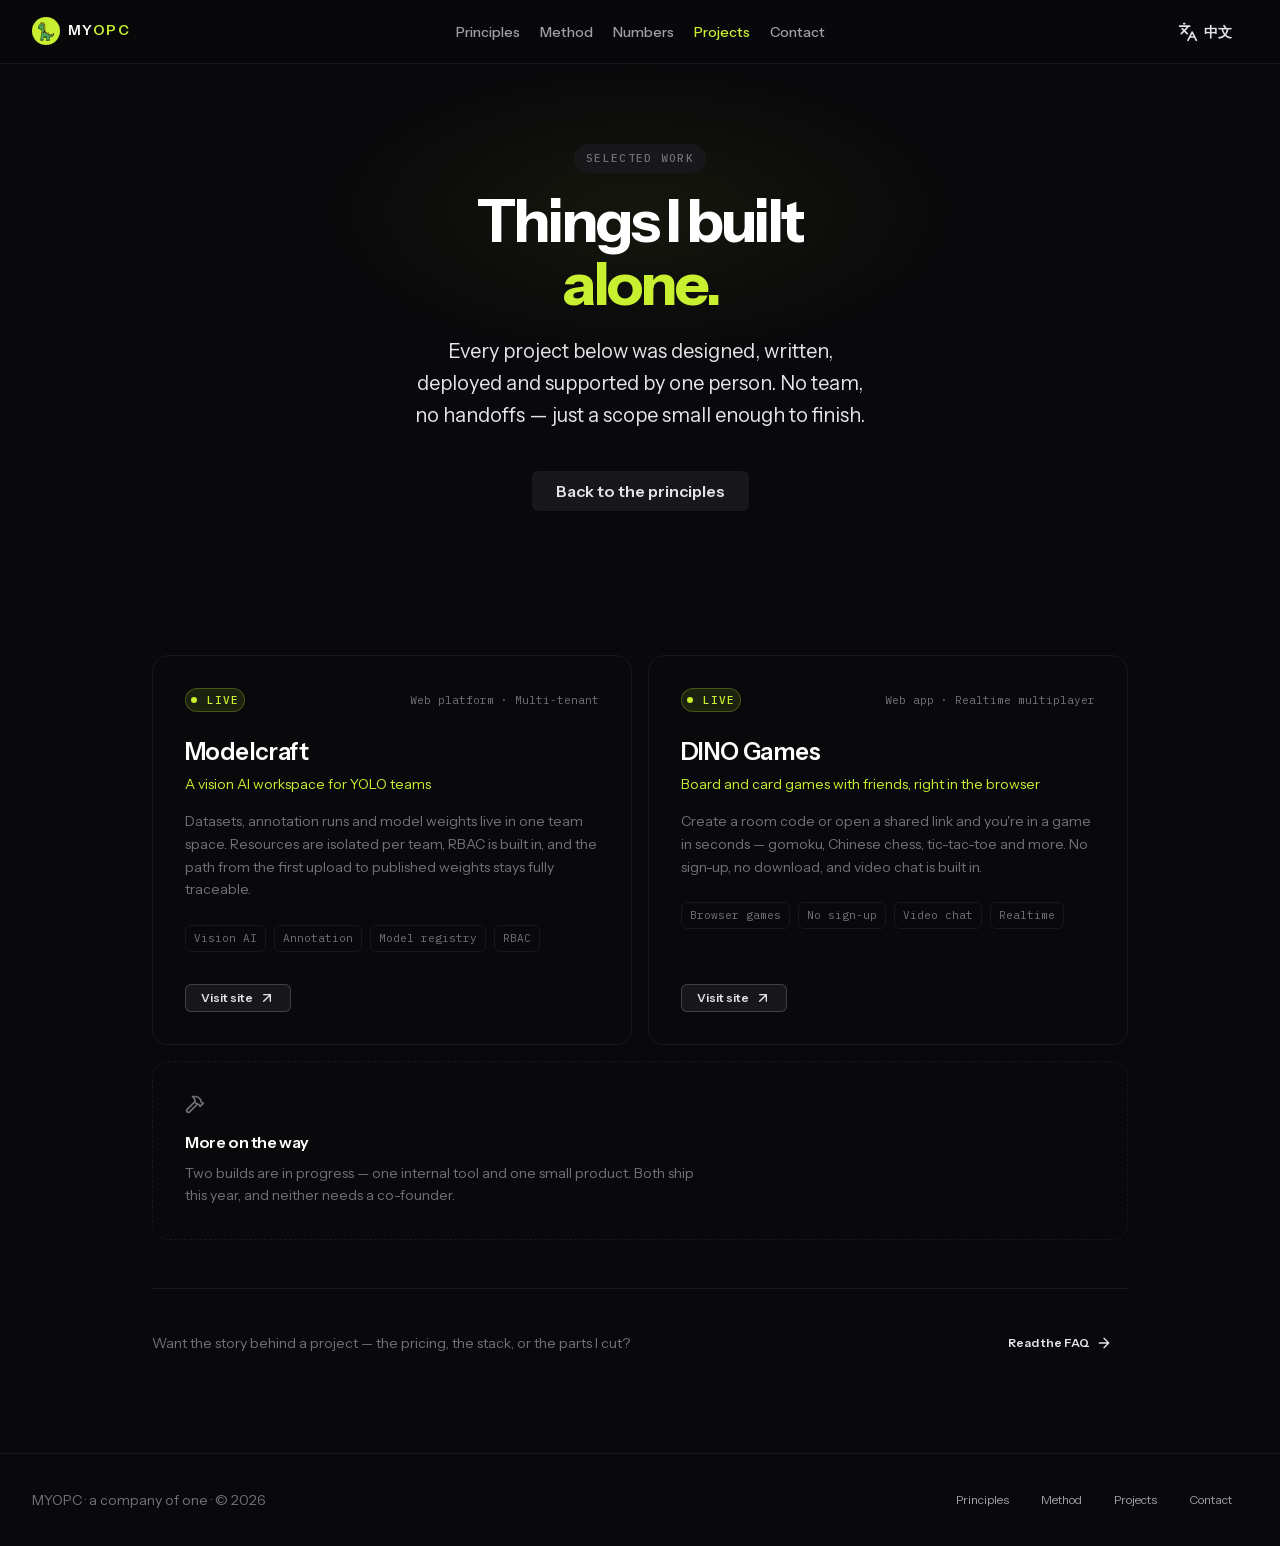
<file: projects/index.html>
<!DOCTYPE html><html  data-color-mode-forced="dark" lang="en"><head><meta charset="utf-8"><meta name="viewport" content="width=device-width, initial-scale=1"><title>Projects · MYOPC</title><script type="importmap">{"imports":{"#entry":"/_nuxt/DxL7oOP5.js"}}</script><style id="nuxt-ui-colors">@layer theme {
  :root, :host {
  --ui-color-primary-50: var(--color-lime-50, oklch(98.6% 0.031 120.757));
  --ui-color-primary-100: var(--color-lime-100, oklch(96.7% 0.067 122.328));
  --ui-color-primary-200: var(--color-lime-200, oklch(93.8% 0.127 124.321));
  --ui-color-primary-300: var(--color-lime-300, oklch(89.7% 0.196 126.665));
  --ui-color-primary-400: var(--color-lime-400, oklch(84.1% 0.238 128.85));
  --ui-color-primary-500: var(--color-lime-500, oklch(76.8% 0.233 130.85));
  --ui-color-primary-600: var(--color-lime-600, oklch(64.8% 0.2 131.684));
  --ui-color-primary-700: var(--color-lime-700, oklch(53.2% 0.157 131.589));
  --ui-color-primary-800: var(--color-lime-800, oklch(45.3% 0.124 130.933));
  --ui-color-primary-900: var(--color-lime-900, oklch(40.5% 0.101 131.063));
  --ui-color-primary-950: var(--color-lime-950, oklch(27.4% 0.072 132.109));
  --ui-color-secondary-50: var(--color-blue-50, oklch(97% 0.014 254.604));
  --ui-color-secondary-100: var(--color-blue-100, oklch(93.2% 0.032 255.585));
  --ui-color-secondary-200: var(--color-blue-200, oklch(88.2% 0.059 254.128));
  --ui-color-secondary-300: var(--color-blue-300, oklch(80.9% 0.105 251.813));
  --ui-color-secondary-400: var(--color-blue-400, oklch(70.7% 0.165 254.624));
  --ui-color-secondary-500: var(--color-blue-500, oklch(62.3% 0.214 259.815));
  --ui-color-secondary-600: var(--color-blue-600, oklch(54.6% 0.245 262.881));
  --ui-color-secondary-700: var(--color-blue-700, oklch(48.8% 0.243 264.376));
  --ui-color-secondary-800: var(--color-blue-800, oklch(42.4% 0.199 265.638));
  --ui-color-secondary-900: var(--color-blue-900, oklch(37.9% 0.146 265.522));
  --ui-color-secondary-950: var(--color-blue-950, oklch(28.2% 0.091 267.935));
  --ui-color-success-50: var(--color-green-50, oklch(98.2% 0.018 155.826));
  --ui-color-success-100: var(--color-green-100, oklch(96.2% 0.044 156.743));
  --ui-color-success-200: var(--color-green-200, oklch(92.5% 0.084 155.995));
  --ui-color-success-300: var(--color-green-300, oklch(87.1% 0.15 154.449));
  --ui-color-success-400: var(--color-green-400, oklch(79.2% 0.209 151.711));
  --ui-color-success-500: var(--color-green-500, oklch(72.3% 0.219 149.579));
  --ui-color-success-600: var(--color-green-600, oklch(62.7% 0.194 149.214));
  --ui-color-success-700: var(--color-green-700, oklch(52.7% 0.154 150.069));
  --ui-color-success-800: var(--color-green-800, oklch(44.8% 0.119 151.328));
  --ui-color-success-900: var(--color-green-900, oklch(39.3% 0.095 152.535));
  --ui-color-success-950: var(--color-green-950, oklch(26.6% 0.065 152.934));
  --ui-color-info-50: var(--color-blue-50, oklch(97% 0.014 254.604));
  --ui-color-info-100: var(--color-blue-100, oklch(93.2% 0.032 255.585));
  --ui-color-info-200: var(--color-blue-200, oklch(88.2% 0.059 254.128));
  --ui-color-info-300: var(--color-blue-300, oklch(80.9% 0.105 251.813));
  --ui-color-info-400: var(--color-blue-400, oklch(70.7% 0.165 254.624));
  --ui-color-info-500: var(--color-blue-500, oklch(62.3% 0.214 259.815));
  --ui-color-info-600: var(--color-blue-600, oklch(54.6% 0.245 262.881));
  --ui-color-info-700: var(--color-blue-700, oklch(48.8% 0.243 264.376));
  --ui-color-info-800: var(--color-blue-800, oklch(42.4% 0.199 265.638));
  --ui-color-info-900: var(--color-blue-900, oklch(37.9% 0.146 265.522));
  --ui-color-info-950: var(--color-blue-950, oklch(28.2% 0.091 267.935));
  --ui-color-warning-50: var(--color-purple-50, oklch(97.7% 0.014 308.299));
  --ui-color-warning-100: var(--color-purple-100, oklch(94.6% 0.033 307.174));
  --ui-color-warning-200: var(--color-purple-200, oklch(90.2% 0.063 306.703));
  --ui-color-warning-300: var(--color-purple-300, oklch(82.7% 0.119 306.383));
  --ui-color-warning-400: var(--color-purple-400, oklch(71.4% 0.203 305.504));
  --ui-color-warning-500: var(--color-purple-500, oklch(62.7% 0.265 303.9));
  --ui-color-warning-600: var(--color-purple-600, oklch(55.8% 0.288 302.321));
  --ui-color-warning-700: var(--color-purple-700, oklch(49.6% 0.265 301.924));
  --ui-color-warning-800: var(--color-purple-800, oklch(43.8% 0.218 303.724));
  --ui-color-warning-900: var(--color-purple-900, oklch(38.1% 0.176 304.987));
  --ui-color-warning-950: var(--color-purple-950, oklch(29.1% 0.149 302.717));
  --ui-color-error-50: var(--color-red-50, oklch(97.1% 0.013 17.38));
  --ui-color-error-100: var(--color-red-100, oklch(93.6% 0.032 17.717));
  --ui-color-error-200: var(--color-red-200, oklch(88.5% 0.062 18.334));
  --ui-color-error-300: var(--color-red-300, oklch(80.8% 0.114 19.571));
  --ui-color-error-400: var(--color-red-400, oklch(70.4% 0.191 22.216));
  --ui-color-error-500: var(--color-red-500, oklch(63.7% 0.237 25.331));
  --ui-color-error-600: var(--color-red-600, oklch(57.7% 0.245 27.325));
  --ui-color-error-700: var(--color-red-700, oklch(50.5% 0.213 27.518));
  --ui-color-error-800: var(--color-red-800, oklch(44.4% 0.177 26.899));
  --ui-color-error-900: var(--color-red-900, oklch(39.6% 0.141 25.723));
  --ui-color-error-950: var(--color-red-950, oklch(25.8% 0.092 26.042));
  --ui-color-neutral-50: var(--color-zinc-50, oklch(98.5% 0 none));
  --ui-color-neutral-100: var(--color-zinc-100, oklch(96.7% 0.001 286.375));
  --ui-color-neutral-200: var(--color-zinc-200, oklch(92% 0.004 286.32));
  --ui-color-neutral-300: var(--color-zinc-300, oklch(87.1% 0.006 286.286));
  --ui-color-neutral-400: var(--color-zinc-400, oklch(70.5% 0.015 286.067));
  --ui-color-neutral-500: var(--color-zinc-500, oklch(55.2% 0.016 285.938));
  --ui-color-neutral-600: var(--color-zinc-600, oklch(44.2% 0.017 285.786));
  --ui-color-neutral-700: var(--color-zinc-700, oklch(37% 0.013 285.805));
  --ui-color-neutral-800: var(--color-zinc-800, oklch(27.4% 0.006 286.033));
  --ui-color-neutral-900: var(--color-zinc-900, oklch(21% 0.006 285.885));
  --ui-color-neutral-950: var(--color-zinc-950, oklch(14.1% 0.005 285.823));
  }
  :root, :host, .light {
  --ui-primary: var(--ui-color-primary-500);
  --ui-secondary: var(--ui-color-secondary-500);
  --ui-success: var(--ui-color-success-500);
  --ui-info: var(--ui-color-info-500);
  --ui-warning: var(--ui-color-warning-500);
  --ui-error: var(--ui-color-error-500);
  }
  .dark {
  --ui-primary: var(--ui-color-primary-400);
  --ui-secondary: var(--ui-color-secondary-400);
  --ui-success: var(--ui-color-success-400);
  --ui-info: var(--ui-color-info-400);
  --ui-warning: var(--ui-color-warning-400);
  --ui-error: var(--ui-color-error-400);
  }
}</style><link rel="stylesheet" href="/_nuxt/entry.DeIO9u4W.css" crossorigin><style>@layer base {:where(.i-lucide\:arrow-right){display:inline-block;width:1em;height:1em;background-color:currentColor;-webkit-mask-image:var(--svg);mask-image:var(--svg);-webkit-mask-repeat:no-repeat;mask-repeat:no-repeat;-webkit-mask-size:100% 100%;mask-size:100% 100%;--svg:url("data:image/svg+xml,%3Csvg xmlns='http://www.w3.org/2000/svg' viewBox='0 0 24 24' width='24' height='24'%3E%3Cpath fill='none' stroke='black' stroke-linecap='round' stroke-linejoin='round' stroke-width='2' d='M5 12h14m-7-7l7 7l-7 7'/%3E%3C/svg%3E")}:where(.i-lucide\:arrow-up-right){display:inline-block;width:1em;height:1em;background-color:currentColor;-webkit-mask-image:var(--svg);mask-image:var(--svg);-webkit-mask-repeat:no-repeat;mask-repeat:no-repeat;-webkit-mask-size:100% 100%;mask-size:100% 100%;--svg:url("data:image/svg+xml,%3Csvg xmlns='http://www.w3.org/2000/svg' viewBox='0 0 24 24' width='24' height='24'%3E%3Cpath fill='none' stroke='black' stroke-linecap='round' stroke-linejoin='round' stroke-width='2' d='M7 7h10v10M7 17L17 7'/%3E%3C/svg%3E")}:where(.i-lucide\:hammer){display:inline-block;width:1em;height:1em;background-color:currentColor;-webkit-mask-image:var(--svg);mask-image:var(--svg);-webkit-mask-repeat:no-repeat;mask-repeat:no-repeat;-webkit-mask-size:100% 100%;mask-size:100% 100%;--svg:url("data:image/svg+xml,%3Csvg xmlns='http://www.w3.org/2000/svg' viewBox='0 0 24 24' width='24' height='24'%3E%3Cg fill='none' stroke='black' stroke-linecap='round' stroke-linejoin='round' stroke-width='2'%3E%3Cpath d='m15 12l-9.373 9.373a1 1 0 0 1-3.001-3L12 9m6 6l4-4'/%3E%3Cpath d='m21.5 11.5l-1.914-1.914A2 2 0 0 1 19 8.172v-.344a2 2 0 0 0-.586-1.414l-1.657-1.657A6 6 0 0 0 12.516 3H9l1.243 1.243A6 6 0 0 1 12 8.485V10l2 2h1.172a2 2 0 0 1 1.414.586L18.5 14.5'/%3E%3C/g%3E%3C/svg%3E")}:where(.i-lucide\:languages){display:inline-block;width:1em;height:1em;background-color:currentColor;-webkit-mask-image:var(--svg);mask-image:var(--svg);-webkit-mask-repeat:no-repeat;mask-repeat:no-repeat;-webkit-mask-size:100% 100%;mask-size:100% 100%;--svg:url("data:image/svg+xml,%3Csvg xmlns='http://www.w3.org/2000/svg' viewBox='0 0 24 24' width='24' height='24'%3E%3Cpath fill='none' stroke='black' stroke-linecap='round' stroke-linejoin='round' stroke-width='2' d='m5 8l6 6m-7 0l6-6l2-3M2 5h12M7 2h1m14 20l-5-10l-5 10m2-4h6'/%3E%3C/svg%3E")}}</style><link rel="preload" as="fetch" crossorigin="anonymous" href="/projects/_payload.json?_b=90fae7fd-b9d0-4c75-9cc0-132a0f9475b8"><link rel="modulepreload" as="script" crossorigin href="/_nuxt/DxL7oOP5.js"><link rel="modulepreload" as="script" crossorigin href="/_nuxt/BBbCFCSO.js"><link rel="modulepreload" as="script" crossorigin href="/_nuxt/Dfyab7Rd.js"><link rel="modulepreload" as="script" crossorigin href="/_nuxt/C_G3OcHj.js"><link rel="modulepreload" as="script" crossorigin href="/_nuxt/CzBlfNEw.js"><link rel="modulepreload" as="script" crossorigin href="/_nuxt/DK3Fl9T5.js"><link rel="modulepreload" as="script" crossorigin href="/_nuxt/D4hqxIl8.js"><link rel="modulepreload" as="script" crossorigin href="/_nuxt/BfDH_gI_.js"><link rel="modulepreload" as="script" crossorigin href="/_nuxt/BW3xJdEx.js"><link rel="modulepreload" as="script" crossorigin href="/_nuxt/BjNB8FPg.js"><link rel="modulepreload" as="script" crossorigin href="/_nuxt/DkxBAcsl.js"><link rel="modulepreload" as="script" crossorigin href="/_nuxt/BnDTbt6S.js"><link rel="modulepreload" as="script" crossorigin href="/_nuxt/BjhIELVi.js"><link rel="modulepreload" as="script" crossorigin href="/_nuxt/BAVffba3.js"><link rel="modulepreload" as="script" crossorigin href="/_nuxt/bW6NxFOP.js"><link rel="modulepreload" as="script" crossorigin href="/_nuxt/DhVyroNF.js"><link rel="modulepreload" as="script" crossorigin href="/_nuxt/DWEoD8ZB.js"><link rel="modulepreload" as="script" crossorigin href="/_nuxt/Bng2rRDf.js"><link rel="modulepreload" as="script" crossorigin href="/_nuxt/DHihWhf5.js"><link rel="modulepreload" as="script" crossorigin href="/_nuxt/wb3Qoywt.js"><link rel="modulepreload" as="script" crossorigin href="/_nuxt/DfePsChH.js"><link rel="modulepreload" as="script" crossorigin href="/_nuxt/C4485Qyr.js"><link rel="modulepreload" as="script" crossorigin href="/_nuxt/BbwzgmS-.js"><link rel="modulepreload" as="script" crossorigin href="/_nuxt/DEzIv1vV.js"><link rel="modulepreload" as="script" crossorigin href="/_nuxt/DcRw1J44.js"><link rel="modulepreload" as="script" crossorigin href="/_nuxt/TvA3kVkA.js"><link rel="modulepreload" as="script" crossorigin href="/_nuxt/ZuiJwwvn.js"><link rel="modulepreload" as="script" crossorigin href="/_nuxt/OXKIO8yr.js"><link rel="modulepreload" as="script" crossorigin href="/_nuxt/jbenEc2-.js"><link rel="modulepreload" as="script" crossorigin href="/_nuxt/RzMoP2De.js"><link rel="modulepreload" as="script" crossorigin href="/_nuxt/D6z-544P.js"><link rel="modulepreload" as="script" crossorigin href="/_nuxt/WmonRVQh.js"><link rel="modulepreload" as="script" crossorigin href="/_nuxt/Dw90o1RM.js"><script type="module" src="/_nuxt/DxL7oOP5.js" crossorigin></script><link rel="prefetch" as="script" crossorigin href="/_nuxt/DjiCbWy8.js"><link rel="prefetch" as="script" crossorigin href="/_nuxt/BEbZQ6Op.js"><link rel="prefetch" as="script" crossorigin href="/_nuxt/C5VNDvdP.js"><link rel="prefetch" as="script" crossorigin href="/_nuxt/BMZXx-F5.js"><link rel="prefetch" as="script" crossorigin href="/_nuxt/C0OxBA4I.js"><link rel="prefetch" as="script" crossorigin href="/_nuxt/DKqARZG1.js"><link rel="prefetch" as="style" crossorigin href="/_nuxt/error-404.CJajpic4.css"><link rel="prefetch" as="script" crossorigin href="/_nuxt/XjWJ36D1.js"><link rel="prefetch" as="style" crossorigin href="/_nuxt/error-500.Bww9vo5r.css"><link rel="prefetch" as="script" crossorigin href="/_nuxt/DCoJ4TrZ.js"><meta name="theme-color" content="#09090b"><link rel="icon" href="/favicon.ico" sizes="any"><link rel="icon" type="image/png" href="/favicon-32.png" sizes="32x32"><link rel="icon" type="image/png" href="/favicon-16.png" sizes="16x16"><link rel="apple-touch-icon" href="/apple-touch-icon.png"><link rel="alternate" hreflang="en" href="/projects"><link rel="alternate" hreflang="zh" href="/zh/projects"><link rel="alternate" hreflang="x-default" href="/projects"><meta property="og:image" content="/brand/mymaxopc-badge-512.png"><meta name="twitter:card" content="summary"><meta property="og:title" content="Projects · MYOPC"><meta name="description" content="Products I designed, built and shipped alone — a vision AI workspace for YOLO teams, and a browser game room you can play in seconds."><meta property="og:description" content="Products I designed, built and shipped alone — a vision AI workspace for YOLO teams, and a browser game room you can play in seconds."><script>"use strict";(()=>{const o=window,e=document.documentElement,c=["dark","light"],s=getStorageValue("localStorage","nuxt-color-mode")||"system";let r=s==="system"?f():s;const l=e.getAttribute("data-color-mode-forced");l&&(r=l),i(r),o["__NUXT_COLOR_MODE__"]={preference:s,value:r,getColorScheme:f,addColorScheme:i,removeColorScheme:d};function i(t){const a=""+t+"",n="";e.classList?e.classList.add(a):e.className+=" "+a,n&&e.setAttribute("data-"+n,t)}function d(t){const a=""+t+"",n="";e.classList?e.classList.remove(a):e.className=e.className.replace(new RegExp(a,"g"),""),n&&e.removeAttribute("data-"+n)}function u(t){return o.matchMedia("(prefers-color-scheme"+t+")")}function f(){if(o.matchMedia&&u("").media!=="not all"){for(const t of c)if(u(":"+t).matches)return t}return"light"}})();function getStorageValue(o,e){switch(o){case"localStorage":try{return window.localStorage.getItem(e)}catch{return null}case"sessionStorage":try{return window.sessionStorage.getItem(e)}catch{return null}case"cookie":try{return getCookie(e)}catch{return null}default:return null}}function getCookie(o){const c=("; "+window.document.cookie).split("; "+o+"=");if(c.length===2){const s=c.pop();return s?s.split(";").shift():null}}</script></head><body><div id="__nuxt" class="isolate"><!--[--><!--[--><!--[--><!--[--><!--[--><!--[--><!----><!----><!----><header data-slot="root" class="bg-default/75 backdrop-blur-sm border-b border-default h-(--ui-header-height) sticky top-0 z-50"><!--[--><!--]--><div class="w-full max-w-(--ui-container) mx-auto px-4 sm:px-6 lg:px-8 flex items-center justify-between gap-3 h-full" data-slot="container"><!--[--><div data-slot="left" class="lg:flex-1 flex items-center gap-1.5"><!----><!--[--><a href="/" class="focus-visible:outline-3 outline-primary/25 rounded-md p-1 -ms-1"><span class="inline-flex items-center gap-2 leading-none"><span class="flex shrink-0 items-center justify-center overflow-hidden bg-brand rounded-full size-7"><img src="/brand/dino-256.png" alt="" draggable="false" class="h-[68%] w-auto translate-y-[5%] select-none"></span><span class="pb-[1px] text-sm font-semibold tracking-[0.1em] text-highlighted">MY<span class="text-primary">OPC</span></span></span></a><!--]--></div><div data-slot="center" class="hidden lg:flex"><!--[--><!--[--><!----><!----><nav data-slot="root" class="relative flex gap-1.5 [&amp;&gt;div]:min-w-0 items-center justify-between" data-orientation="horizontal" dir="ltr" data-reka-navigation-menu><!--[--><!--[--><!--]--><!--[--><!--[--><div style="position:relative;"><ul data-slot="list" class="isolate min-w-0 flex items-center" data-orientation="horizontal"><!--[--><!--[--><li data-menu-item data-slot="item" class="min-w-0 py-2"><!--[--><!--[--><a href="/#principles" data-reka-collection-item data-slot="link" class="group relative w-full flex items-center gap-1.5 font-medium text-sm before:absolute before:z-[-1] before:rounded-md focus:outline-none focus-visible:outline-none focus-visible:before:outline-3 before:outline-primary/25 px-2.5 py-1.5 before:inset-x-px before:inset-y-0 text-muted hover:text-highlighted transition-colors data-[state=open]:text-highlighted"><!--[--><!--[--><!--[--><!----><!--]--><span data-slot="linkLabel" class="truncate"><!--[-->Principles<!--]--><!----></span><!----><!--]--><!--]--></a><!----><!--]--><!----><!--]--></li><li data-menu-item data-slot="item" class="min-w-0 py-2"><!--[--><!--[--><a href="/#method" data-reka-collection-item data-slot="link" class="group relative w-full flex items-center gap-1.5 font-medium text-sm before:absolute before:z-[-1] before:rounded-md focus:outline-none focus-visible:outline-none focus-visible:before:outline-3 before:outline-primary/25 px-2.5 py-1.5 before:inset-x-px before:inset-y-0 text-muted hover:text-highlighted transition-colors data-[state=open]:text-highlighted"><!--[--><!--[--><!--[--><!----><!--]--><span data-slot="linkLabel" class="truncate"><!--[-->Method<!--]--><!----></span><!----><!--]--><!--]--></a><!----><!--]--><!----><!--]--></li><li data-menu-item data-slot="item" class="min-w-0 py-2"><!--[--><!--[--><a href="/#metrics" data-reka-collection-item data-slot="link" class="group relative w-full flex items-center gap-1.5 font-medium text-sm before:absolute before:z-[-1] before:rounded-md focus:outline-none focus-visible:outline-none focus-visible:before:outline-3 before:outline-primary/25 px-2.5 py-1.5 before:inset-x-px before:inset-y-0 text-muted hover:text-highlighted transition-colors data-[state=open]:text-highlighted"><!--[--><!--[--><!--[--><!----><!--]--><span data-slot="linkLabel" class="truncate"><!--[-->Numbers<!--]--><!----></span><!----><!--]--><!--]--></a><!----><!--]--><!----><!--]--></li><li data-menu-item data-slot="item" class="min-w-0 py-2"><!--[--><!--[--><a href="/projects" data-reka-collection-item data-active aria-current="page" data-slot="link" class="group relative w-full flex items-center gap-1.5 font-medium text-sm before:absolute before:z-[-1] before:rounded-md focus:outline-none focus-visible:outline-none focus-visible:before:outline-3 before:outline-primary/25 px-2.5 py-1.5 before:inset-x-px before:inset-y-0 text-primary"><!--[--><!--[--><!--[--><!----><!--]--><span data-slot="linkLabel" class="truncate"><!--[-->Projects<!--]--><!----></span><!----><!--]--><!--]--></a><!----><!--]--><!----><!--]--></li><li data-menu-item data-slot="item" class="min-w-0 py-2"><!--[--><!--[--><a href="/#contact" data-reka-collection-item data-slot="link" class="group relative w-full flex items-center gap-1.5 font-medium text-sm before:absolute before:z-[-1] before:rounded-md focus:outline-none focus-visible:outline-none focus-visible:before:outline-3 before:outline-primary/25 px-2.5 py-1.5 before:inset-x-px before:inset-y-0 text-muted hover:text-highlighted transition-colors data-[state=open]:text-highlighted"><!--[--><!--[--><!--[--><!----><!--]--><span data-slot="linkLabel" class="truncate"><!--[-->Contact<!--]--><!----></span><!----><!--]--><!--]--></a><!----><!--]--><!----><!--]--></li><!--]--><!--]--></ul></div><!----><!--]--><!--]--><!--[--><!--]--><div data-slot="viewportWrapper" class="absolute top-full start-0 flex w-full justify-center"><!----><!----></div><!--]--></nav><!--]--><!--]--></div><div data-slot="right" class="flex items-center justify-end lg:flex-1 gap-1.5"><!--[--><a href="/zh/projects" rel="alternate" data-slot="base" aria-label="切换到中文" title="切换到中文" hreflang="zh" class="rounded-md inline-flex items-center disabled:cursor-not-allowed aria-disabled:cursor-not-allowed disabled:opacity-75 aria-disabled:opacity-75 font-semibold transition-all duration-200 py-1.5 text-sm gap-1.5 text-default hover:bg-elevated active:bg-elevated outline-inverted/25 focus-visible:outline-3 hover:disabled:bg-transparent dark:hover:disabled:bg-transparent hover:aria-disabled:bg-transparent dark:hover:aria-disabled:bg-transparent px-4"><!--[--><!--[--><span class="iconify i-lucide:languages shrink-0 size-5" aria-hidden="true" style="" data-slot="leadingIcon"></span><!--]--><!--[--><span data-slot="label" class="truncate">中文</span><!--]--><!--[--><!----><!--]--><!--]--></a><!--]--><!--[--><button type="button" data-slot="base" aria-label="Open navigation" aria-expanded="false" class="rounded-md inline-flex items-center disabled:cursor-not-allowed aria-disabled:cursor-not-allowed disabled:opacity-75 aria-disabled:opacity-75 font-semibold transition-all duration-200 text-xs gap-1.5 text-default hover:bg-elevated active:bg-elevated outline-inverted/25 focus-visible:outline-3 hover:disabled:bg-transparent dark:hover:disabled:bg-transparent hover:aria-disabled:bg-transparent dark:hover:aria-disabled:bg-transparent p-1.5 lg:hidden -me-1.5"><!--[--><!--[--><!----><!--]--><!--[--><svg xmlns="http://www.w3.org/2000/svg" class="size-5" viewBox="0 0 24 24" fill="none" stroke="currentColor" stroke-width="2" stroke-linecap="round" stroke-linejoin="round"><line x1="4" y1="6" x2="20" y2="6" tabindex="-1"></line><line x1="4" y1="12" x2="20" y2="12" tabindex="-1"></line><line x1="4" y1="18" x2="20" y2="18" tabindex="-1"></line></svg><!--]--><!--[--><!----><!--]--><!--]--></button><!--]--></div><!--]--></div><!--[--><!--]--></header><!----><!--]--><main class="min-h-[calc(100vh-var(--ui-header-height))]"><!--[--><div><div data-orientation="vertical" data-slot="root" class="relative isolate pb-12 sm:pb-16"><!--[--><div class="pointer-events-none absolute left-1/2 -translate-x-1/2 top-0 w-1/2 h-1/2" style="background:radial-gradient(ellipse at center, color-mix(in oklch, var(--ui-primary) 6%, transparent) 0%, transparent 70%);"></div><!--]--><div class="w-full max-w-(--ui-container) mx-auto px-4 sm:px-6 lg:px-8 flex flex-col lg:grid sm:py-32 gap-16 sm:gap-y-24 relative z-10 py-14 lg:py-20" data-slot="container"><!--[--><div data-slot="wrapper" class="text-center flex flex-col items-center"><div data-slot="header" class=""><!--[--><div data-slot="headline" class="mb-4 justify-center"><!--[--><div style="opacity:0;transform:translateY(16px);"><span data-slot="base" class="font-medium inline-flex items-center gap-1 bg-elevated rounded-full px-3 py-1.5 font-mono text-[11px] tracking-[0.12em] uppercase text-dimmed"><!--[--><!----><!--]--><!--[--><span data-slot="label" class="truncate">Selected work</span><!--]--><!--[--><!----><!--]--></span></div><!--]--></div><h1 data-slot="title" class="text-5xl text-pretty font-bold text-highlighted sm:text-5xl lg:text-6xl tracking-tighter leading-[1.05]"><!--[--><span class="inline-block" style="opacity:0;transform:translateY(16px);">Things I built <br><span class="text-primary">alone.</span></span><!--]--></h1><div data-slot="description" class="sm:text-xl/8 text-balance mt-5 max-w-xl mx-auto text-base leading-relaxed text-default"><!--[--><span class="inline-block" style="opacity:0;transform:translateY(16px);">Every project below was designed, written, deployed and supported by one person. No team, no handoffs — just a scope small enough to finish.</span><!--]--></div><!--]--></div><!----><div data-slot="footer" class="mt-10"><!--[--><div data-slot="links" class="flex flex-wrap justify-center gap-3"><!--[--><div class="flex flex-wrap justify-center gap-3" style="opacity:0;transform:translateY(16px);"><!--[--><a href="/" data-slot="base" class="rounded-md inline-flex items-center disabled:cursor-not-allowed aria-disabled:cursor-not-allowed disabled:opacity-75 aria-disabled:opacity-75 font-semibold transition-all duration-200 py-2 text-base gap-2 text-default bg-elevated hover:bg-accented/75 active:bg-accented/75 outline-inverted/25 focus-visible:outline-3 disabled:bg-elevated aria-disabled:bg-elevated px-6"><!--[--><!--[--><!----><!--]--><!--[--><span data-slot="label" class="truncate">Back to the principles</span><!--]--><!--[--><!----><!--]--><!--]--></a><!--]--></div><!--]--></div><!--]--></div></div><!----><!--]--></div><!--[--><!--]--></div><section class="mx-auto max-w-5xl px-4 pb-24 sm:px-6"><div class="grid grid-cols-1 gap-4 lg:grid-cols-2"><!--[--><div style="opacity:0;"><article class="flex h-full flex-col rounded-2xl border border-default bg-default p-7 sm:p-8"><div class="flex items-center justify-between gap-4"><span data-slot="base" class="font-medium inline-flex items-center px-1.5 py-1 gap-1 bg-primary/10 text-primary ring ring-inset ring-primary/25 rounded-full font-mono text-[11px] uppercase tracking-[0.1em]"><!--[--><!----><!--]--><!--[--><span class="mr-1.5 inline-block size-1.5 rounded-full bg-primary"></span> Live<!--]--><!--[--><!----><!--]--></span><span class="font-mono text-[11px] text-dimmed">Web platform · Multi-tenant</span></div><h2 class="mt-6 text-2xl font-semibold tracking-tight text-highlighted">Modelcraft</h2><p class="mt-1.5 text-sm text-primary">A vision AI workspace for YOLO teams</p><p class="mt-4 text-sm leading-relaxed text-dimmed">Datasets, annotation runs and model weights live in one team space. Resources are isolated per team, RBAC is built in, and the path from the first upload to published weights stays fully traceable.</p><div class="mt-6 flex flex-wrap gap-2"><!--[--><span class="rounded-md border border-default px-2 py-1 font-mono text-[11px] text-dimmed">Vision AI</span><span class="rounded-md border border-default px-2 py-1 font-mono text-[11px] text-dimmed">Annotation</span><span class="rounded-md border border-default px-2 py-1 font-mono text-[11px] text-dimmed">Model registry</span><span class="rounded-md border border-default px-2 py-1 font-mono text-[11px] text-dimmed">RBAC</span><!--]--></div><div class="mt-auto flex items-center gap-3 pt-8"><a href="https://console.modelcraft.maxkey.one/" rel="noopener noreferrer" target="_blank" data-slot="base" class="rounded-md inline-flex items-center disabled:cursor-not-allowed aria-disabled:cursor-not-allowed disabled:opacity-75 aria-disabled:opacity-75 font-semibold transition-all duration-200 py-1.5 text-xs gap-1.5 ring ring-inset ring-accented text-default bg-elevated hover:bg-accented/75 active:bg-accented/75 disabled:bg-elevated aria-disabled:bg-elevated outline-inverted/25 focus-visible:outline-3 focus-visible:ring-inverted px-4"><!--[--><!--[--><!----><!--]--><!--[--><span data-slot="label" class="truncate">Visit site</span><!--]--><!--[--><span class="iconify i-lucide:arrow-up-right shrink-0 size-4" aria-hidden="true" style="" data-slot="trailingIcon"></span><!--]--><!--]--></a></div></article></div><div style="opacity:0;"><article class="flex h-full flex-col rounded-2xl border border-default bg-default p-7 sm:p-8"><div class="flex items-center justify-between gap-4"><span data-slot="base" class="font-medium inline-flex items-center px-1.5 py-1 gap-1 bg-primary/10 text-primary ring ring-inset ring-primary/25 rounded-full font-mono text-[11px] uppercase tracking-[0.1em]"><!--[--><!----><!--]--><!--[--><span class="mr-1.5 inline-block size-1.5 rounded-full bg-primary"></span> Live<!--]--><!--[--><!----><!--]--></span><span class="font-mono text-[11px] text-dimmed">Web app · Realtime multiplayer</span></div><h2 class="mt-6 text-2xl font-semibold tracking-tight text-highlighted">DINO Games</h2><p class="mt-1.5 text-sm text-primary">Board and card games with friends, right in the browser</p><p class="mt-4 text-sm leading-relaxed text-dimmed">Create a room code or open a shared link and you&#39;re in a game in seconds — gomoku, Chinese chess, tic-tac-toe and more. No sign-up, no download, and video chat is built in.</p><div class="mt-6 flex flex-wrap gap-2"><!--[--><span class="rounded-md border border-default px-2 py-1 font-mono text-[11px] text-dimmed">Browser games</span><span class="rounded-md border border-default px-2 py-1 font-mono text-[11px] text-dimmed">No sign-up</span><span class="rounded-md border border-default px-2 py-1 font-mono text-[11px] text-dimmed">Video chat</span><span class="rounded-md border border-default px-2 py-1 font-mono text-[11px] text-dimmed">Realtime</span><!--]--></div><div class="mt-auto flex items-center gap-3 pt-8"><a href="https://game.maxkey.one" rel="noopener noreferrer" target="_blank" data-slot="base" class="rounded-md inline-flex items-center disabled:cursor-not-allowed aria-disabled:cursor-not-allowed disabled:opacity-75 aria-disabled:opacity-75 font-semibold transition-all duration-200 py-1.5 text-xs gap-1.5 ring ring-inset ring-accented text-default bg-elevated hover:bg-accented/75 active:bg-accented/75 disabled:bg-elevated aria-disabled:bg-elevated outline-inverted/25 focus-visible:outline-3 focus-visible:ring-inverted px-4"><!--[--><!--[--><!----><!--]--><!--[--><span data-slot="label" class="truncate">Visit site</span><!--]--><!--[--><span class="iconify i-lucide:arrow-up-right shrink-0 size-4" aria-hidden="true" style="" data-slot="trailingIcon"></span><!--]--><!--]--></a></div></article></div><!--]--><div class="lg:col-span-2" style="opacity:0;"><div class="flex h-full flex-col justify-center rounded-2xl border border-dashed border-default p-7 sm:p-8"><span class="iconify i-lucide:hammer size-5 text-dimmed" aria-hidden="true" style=""></span><h2 class="mt-4 text-base font-semibold tracking-tight text-highlighted">More on the way</h2><p class="mt-2 max-w-lg text-sm leading-relaxed text-dimmed">Two builds are in progress — one internal tool and one small product. Both ship this year, and neither needs a co-founder.</p></div></div></div><div class="mt-12 flex flex-col items-center gap-4 border-t border-default pt-10 text-center sm:flex-row sm:justify-between sm:text-left" style="opacity:0;transform:translateY(16px);"><p class="max-w-xl text-sm leading-relaxed text-dimmed">Want the story behind a project — the pricing, the stack, or the parts I cut?</p><a href="/#faq" data-slot="base" class="rounded-md inline-flex items-center disabled:cursor-not-allowed aria-disabled:cursor-not-allowed disabled:opacity-75 aria-disabled:opacity-75 font-semibold transition-all duration-200 py-1.5 text-xs gap-1.5 text-default hover:bg-elevated active:bg-elevated outline-inverted/25 focus-visible:outline-3 hover:disabled:bg-transparent dark:hover:disabled:bg-transparent hover:aria-disabled:bg-transparent dark:hover:aria-disabled:bg-transparent px-4"><!--[--><!--[--><!----><!--]--><!--[--><span data-slot="label" class="truncate">Read the FAQ</span><!--]--><!--[--><span class="iconify i-lucide:arrow-right shrink-0 size-4" aria-hidden="true" style="" data-slot="trailingIcon"></span><!--]--><!--]--></a></div></section></div><!--]--></main><footer data-slot="root"><!----><div class="w-full max-w-(--ui-container) mx-auto px-4 sm:px-6 lg:px-8 py-8 lg:flex lg:items-center lg:justify-between lg:gap-x-3 border-t border-default lg:py-8" data-slot="container"><!--[--><div data-slot="right" class="lg:flex-1 flex items-center justify-center lg:justify-end lg:order-3 gap-x-0 flex-wrap"><!--[--><!--[--><a href="/#principles" data-slot="base" class="rounded-md inline-flex items-center disabled:cursor-not-allowed aria-disabled:cursor-not-allowed disabled:opacity-75 aria-disabled:opacity-75 transition-all duration-200 py-1.5 text-xs gap-1.5 text-muted hover:text-default active:text-default disabled:text-muted aria-disabled:text-muted outline-inverted/25 focus-visible:outline-3 px-4 font-light"><!--[--><!--[--><!----><!--]--><!--[--><span data-slot="label" class="truncate">Principles</span><!--]--><!--[--><!----><!--]--><!--]--></a><a href="/#method" data-slot="base" class="rounded-md inline-flex items-center disabled:cursor-not-allowed aria-disabled:cursor-not-allowed disabled:opacity-75 aria-disabled:opacity-75 transition-all duration-200 py-1.5 text-xs gap-1.5 text-muted hover:text-default active:text-default disabled:text-muted aria-disabled:text-muted outline-inverted/25 focus-visible:outline-3 px-4 font-light"><!--[--><!--[--><!----><!--]--><!--[--><span data-slot="label" class="truncate">Method</span><!--]--><!--[--><!----><!--]--><!--]--></a><a href="/projects" data-slot="base" class="rounded-md inline-flex items-center disabled:cursor-not-allowed aria-disabled:cursor-not-allowed disabled:opacity-75 aria-disabled:opacity-75 transition-all duration-200 py-1.5 text-xs gap-1.5 text-muted hover:text-default active:text-default disabled:text-muted aria-disabled:text-muted outline-inverted/25 focus-visible:outline-3 px-4 font-light"><!--[--><!--[--><!----><!--]--><!--[--><span data-slot="label" class="truncate">Projects</span><!--]--><!--[--><!----><!--]--><!--]--></a><a href="mailto:service@maxkey.one" rel="noopener noreferrer" data-slot="base" class="rounded-md inline-flex items-center disabled:cursor-not-allowed aria-disabled:cursor-not-allowed disabled:opacity-75 aria-disabled:opacity-75 transition-all duration-200 py-1.5 text-xs gap-1.5 text-muted hover:text-default active:text-default disabled:text-muted aria-disabled:text-muted outline-inverted/25 focus-visible:outline-3 px-4 font-light"><!--[--><!--[--><!----><!--]--><!--[--><span data-slot="label" class="truncate">Contact</span><!--]--><!--[--><!----><!--]--><!--]--></a><!--]--><!--]--></div><div data-slot="center" class="mt-3 lg:mt-0 lg:order-2 flex items-center justify-center"><!--[--><!--]--></div><div data-slot="left" class="flex items-center justify-center lg:justify-start lg:flex-1 gap-x-1.5 mt-3 lg:mt-0 lg:order-1"><!--[--><p class="text-sm text-dimmed"> MYOPC · a company of one · © 2026</p><!--]--></div><!--]--></div><!----></footer><!--]--><!--]--><!--[--><!--]--><!--v-if--><!--]--><!--[--><!--]--><!--]--><!--]--></div><div id="teleports"></div><script>window.__NUXT__={};window.__NUXT__.config={public:{siteUrl:"",mdc:{components:{prose:true,map:{accordion:"ProseAccordion","accordion-item":"ProseAccordionItem",badge:"ProseBadge",callout:"ProseCallout",card:"ProseCard","card-group":"ProseCardGroup",caution:"ProseCaution","code-collapse":"ProseCodeCollapse","code-group":"ProseCodeGroup","code-icon":"ProseCodeIcon","code-preview":"ProseCodePreview","code-tree":"ProseCodeTree",collapsible:"ProseCollapsible",field:"ProseField","field-group":"ProseFieldGroup",icon:"ProseIcon",kbd:"ProseKbd",note:"ProseNote",prompt:"ProsePrompt",steps:"ProseSteps",tabs:"ProseTabs","tabs-item":"ProseTabsItem",tip:"ProseTip",warning:"ProseWarning"},customElements:[]},headings:{anchorLinks:{h1:false,h2:true,h3:true,h4:true,h5:false,h6:false}},highlight:{theme:{light:"material-theme-lighter",default:"material-theme",dark:"material-theme-palenight"},noApiRoute:false,highlighter:"shiki",shikiEngine:"oniguruma",langs:["js","jsx","json","ts","tsx","vue","css","html","bash","md","mdc","yaml"]}},content:{wsUrl:""}},app:{baseURL:"/",buildId:"90fae7fd-b9d0-4c75-9cc0-132a0f9475b8",buildAssetsDir:"/_nuxt/",cdnURL:""}}</script><script type="application/json" data-nuxt-data="nuxt-app" data-ssr="true" id="__NUXT_DATA__" data-src="/projects/_payload.json?_b=90fae7fd-b9d0-4c75-9cc0-132a0f9475b8">[{"state":1,"once":8,"_errors":9,"serverRendered":6,"path":11,"prerenderedAt":12},["Reactive",2],{"$scolor-mode":3,"$stoasts":7},{"preference":4,"value":5,"unknown":6,"forced":6},"system","dark",true,[],["Set"],["ShallowReactive",10],{"projects-en":-1},"\u002Fprojects",1795597424286]</script></body></html>
</file>
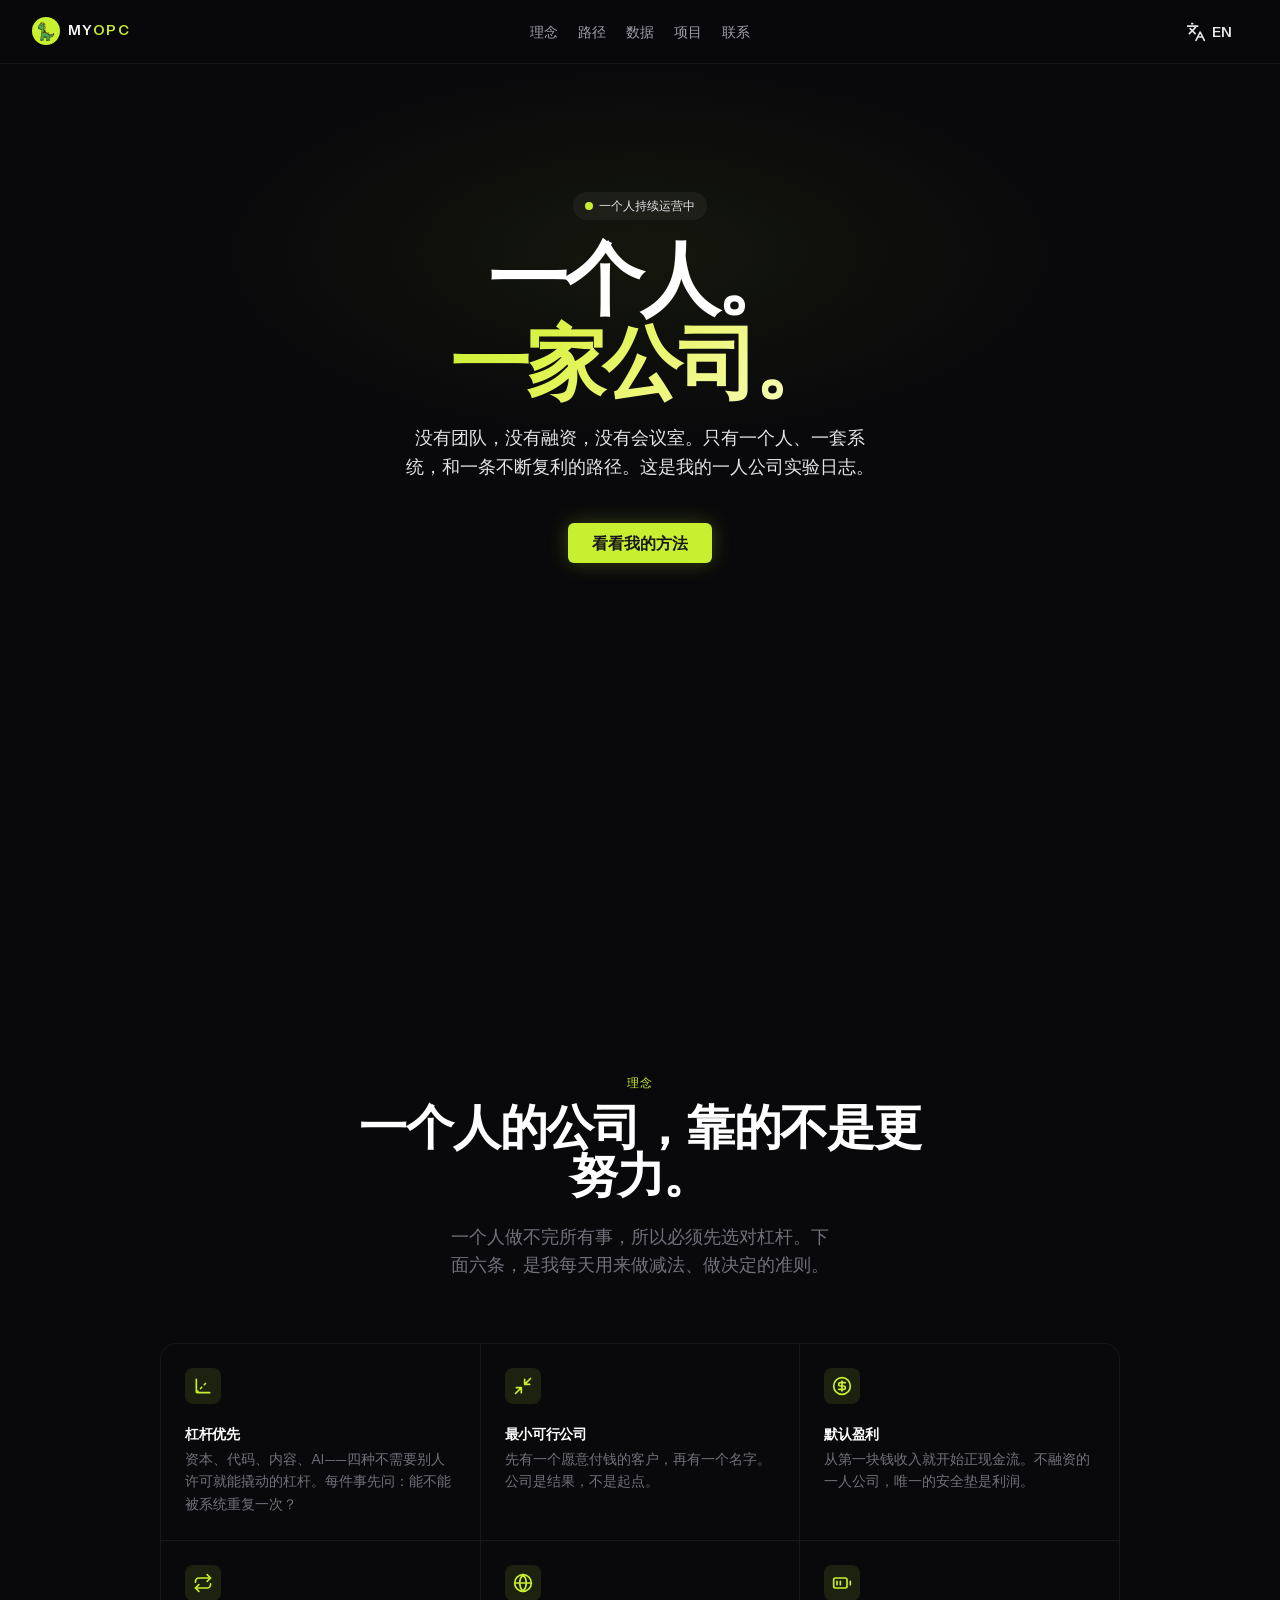
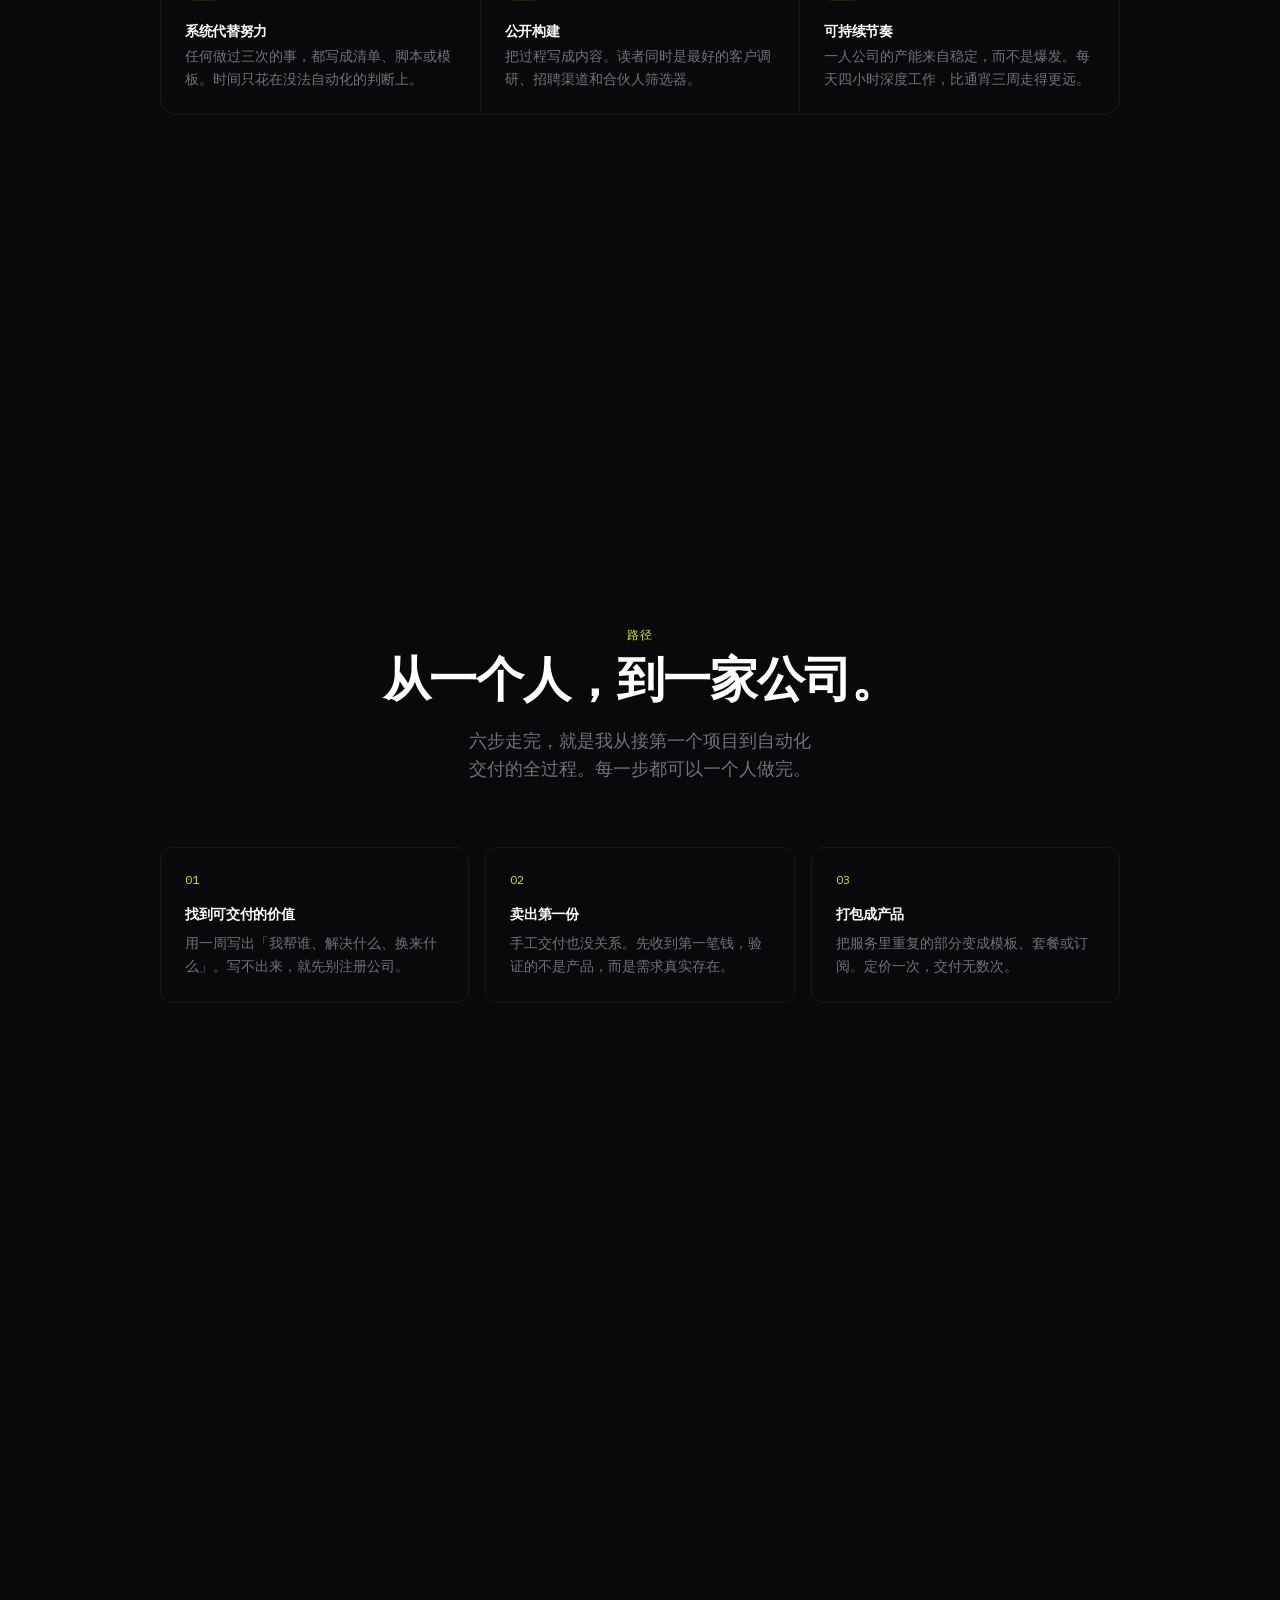
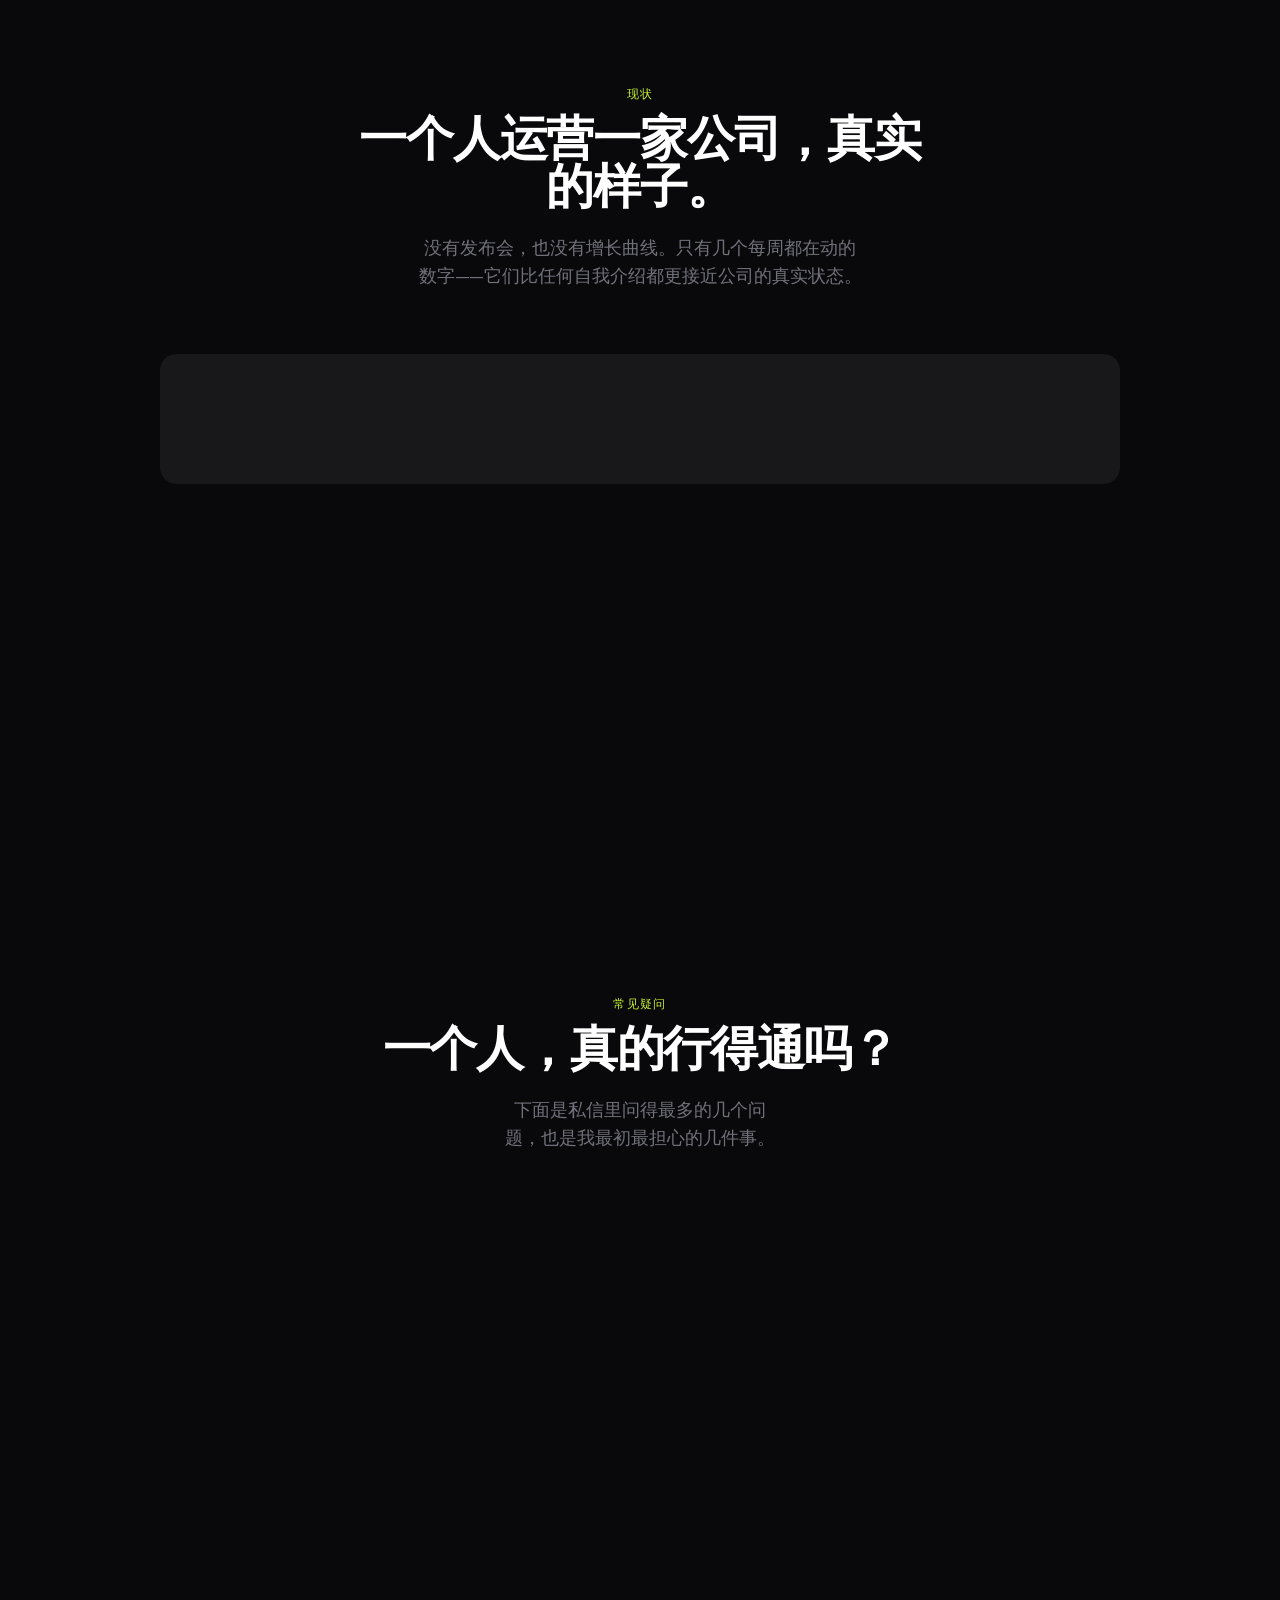
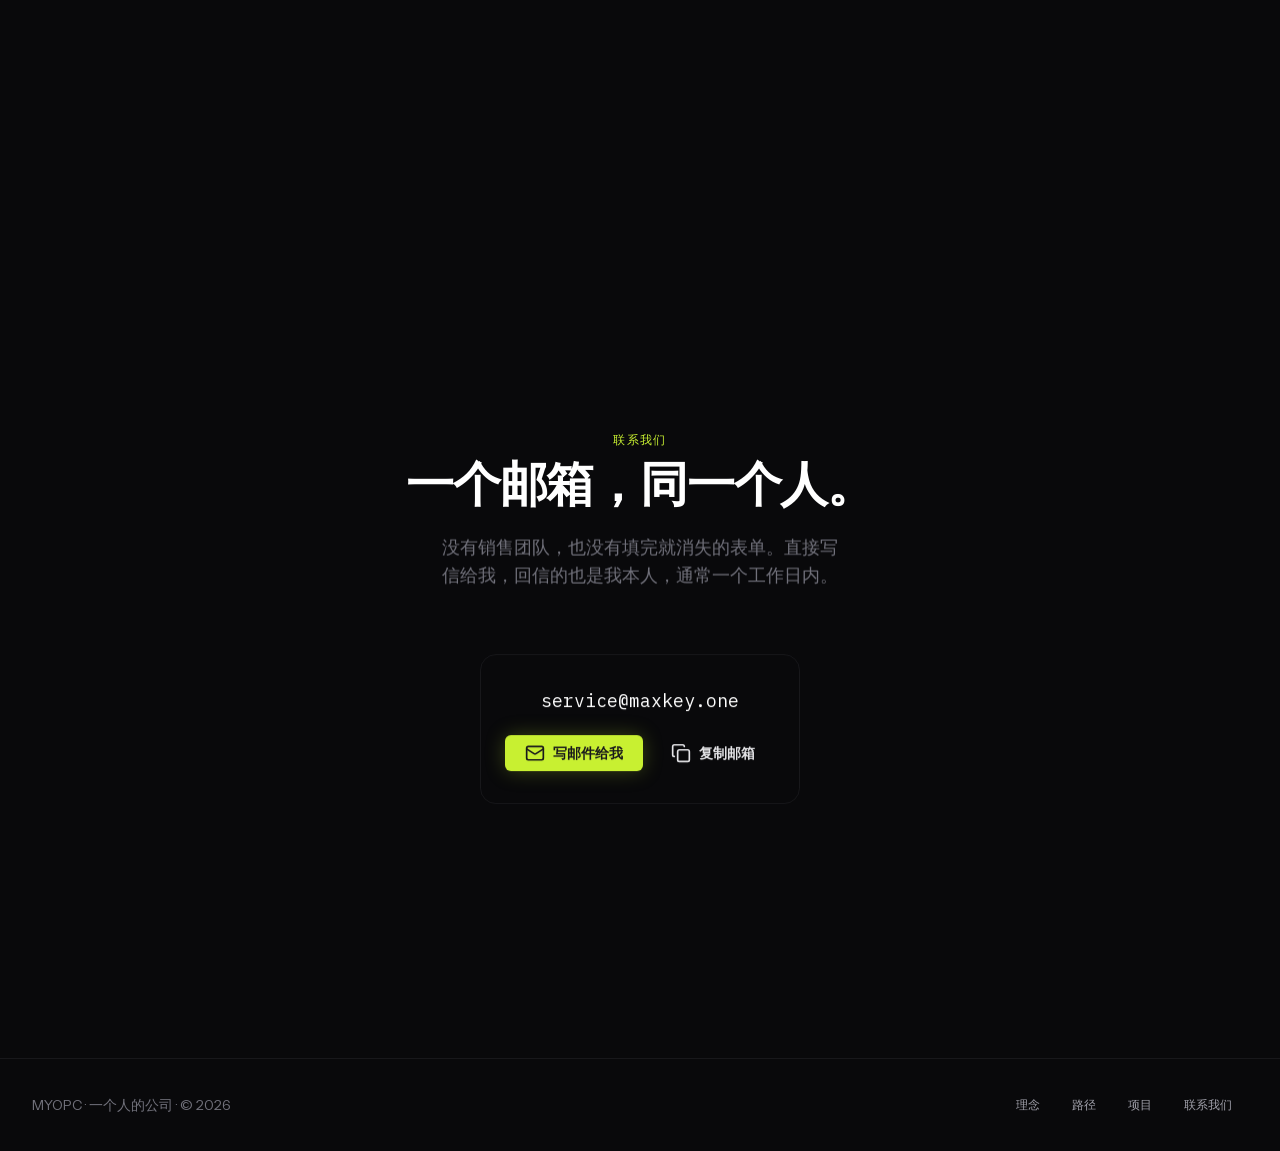
<file: zh/index.html>
<!DOCTYPE html><html  data-color-mode-forced="dark" lang="zh-CN"><head><meta charset="utf-8"><meta name="viewport" content="width=device-width, initial-scale=1"><title>MYOPC · 我的一人公司</title><script type="importmap">{"imports":{"#entry":"/_nuxt/DxL7oOP5.js"}}</script><style id="nuxt-ui-colors">@layer theme {
  :root, :host {
  --ui-color-primary-50: var(--color-lime-50, oklch(98.6% 0.031 120.757));
  --ui-color-primary-100: var(--color-lime-100, oklch(96.7% 0.067 122.328));
  --ui-color-primary-200: var(--color-lime-200, oklch(93.8% 0.127 124.321));
  --ui-color-primary-300: var(--color-lime-300, oklch(89.7% 0.196 126.665));
  --ui-color-primary-400: var(--color-lime-400, oklch(84.1% 0.238 128.85));
  --ui-color-primary-500: var(--color-lime-500, oklch(76.8% 0.233 130.85));
  --ui-color-primary-600: var(--color-lime-600, oklch(64.8% 0.2 131.684));
  --ui-color-primary-700: var(--color-lime-700, oklch(53.2% 0.157 131.589));
  --ui-color-primary-800: var(--color-lime-800, oklch(45.3% 0.124 130.933));
  --ui-color-primary-900: var(--color-lime-900, oklch(40.5% 0.101 131.063));
  --ui-color-primary-950: var(--color-lime-950, oklch(27.4% 0.072 132.109));
  --ui-color-secondary-50: var(--color-blue-50, oklch(97% 0.014 254.604));
  --ui-color-secondary-100: var(--color-blue-100, oklch(93.2% 0.032 255.585));
  --ui-color-secondary-200: var(--color-blue-200, oklch(88.2% 0.059 254.128));
  --ui-color-secondary-300: var(--color-blue-300, oklch(80.9% 0.105 251.813));
  --ui-color-secondary-400: var(--color-blue-400, oklch(70.7% 0.165 254.624));
  --ui-color-secondary-500: var(--color-blue-500, oklch(62.3% 0.214 259.815));
  --ui-color-secondary-600: var(--color-blue-600, oklch(54.6% 0.245 262.881));
  --ui-color-secondary-700: var(--color-blue-700, oklch(48.8% 0.243 264.376));
  --ui-color-secondary-800: var(--color-blue-800, oklch(42.4% 0.199 265.638));
  --ui-color-secondary-900: var(--color-blue-900, oklch(37.9% 0.146 265.522));
  --ui-color-secondary-950: var(--color-blue-950, oklch(28.2% 0.091 267.935));
  --ui-color-success-50: var(--color-green-50, oklch(98.2% 0.018 155.826));
  --ui-color-success-100: var(--color-green-100, oklch(96.2% 0.044 156.743));
  --ui-color-success-200: var(--color-green-200, oklch(92.5% 0.084 155.995));
  --ui-color-success-300: var(--color-green-300, oklch(87.1% 0.15 154.449));
  --ui-color-success-400: var(--color-green-400, oklch(79.2% 0.209 151.711));
  --ui-color-success-500: var(--color-green-500, oklch(72.3% 0.219 149.579));
  --ui-color-success-600: var(--color-green-600, oklch(62.7% 0.194 149.214));
  --ui-color-success-700: var(--color-green-700, oklch(52.7% 0.154 150.069));
  --ui-color-success-800: var(--color-green-800, oklch(44.8% 0.119 151.328));
  --ui-color-success-900: var(--color-green-900, oklch(39.3% 0.095 152.535));
  --ui-color-success-950: var(--color-green-950, oklch(26.6% 0.065 152.934));
  --ui-color-info-50: var(--color-blue-50, oklch(97% 0.014 254.604));
  --ui-color-info-100: var(--color-blue-100, oklch(93.2% 0.032 255.585));
  --ui-color-info-200: var(--color-blue-200, oklch(88.2% 0.059 254.128));
  --ui-color-info-300: var(--color-blue-300, oklch(80.9% 0.105 251.813));
  --ui-color-info-400: var(--color-blue-400, oklch(70.7% 0.165 254.624));
  --ui-color-info-500: var(--color-blue-500, oklch(62.3% 0.214 259.815));
  --ui-color-info-600: var(--color-blue-600, oklch(54.6% 0.245 262.881));
  --ui-color-info-700: var(--color-blue-700, oklch(48.8% 0.243 264.376));
  --ui-color-info-800: var(--color-blue-800, oklch(42.4% 0.199 265.638));
  --ui-color-info-900: var(--color-blue-900, oklch(37.9% 0.146 265.522));
  --ui-color-info-950: var(--color-blue-950, oklch(28.2% 0.091 267.935));
  --ui-color-warning-50: var(--color-purple-50, oklch(97.7% 0.014 308.299));
  --ui-color-warning-100: var(--color-purple-100, oklch(94.6% 0.033 307.174));
  --ui-color-warning-200: var(--color-purple-200, oklch(90.2% 0.063 306.703));
  --ui-color-warning-300: var(--color-purple-300, oklch(82.7% 0.119 306.383));
  --ui-color-warning-400: var(--color-purple-400, oklch(71.4% 0.203 305.504));
  --ui-color-warning-500: var(--color-purple-500, oklch(62.7% 0.265 303.9));
  --ui-color-warning-600: var(--color-purple-600, oklch(55.8% 0.288 302.321));
  --ui-color-warning-700: var(--color-purple-700, oklch(49.6% 0.265 301.924));
  --ui-color-warning-800: var(--color-purple-800, oklch(43.8% 0.218 303.724));
  --ui-color-warning-900: var(--color-purple-900, oklch(38.1% 0.176 304.987));
  --ui-color-warning-950: var(--color-purple-950, oklch(29.1% 0.149 302.717));
  --ui-color-error-50: var(--color-red-50, oklch(97.1% 0.013 17.38));
  --ui-color-error-100: var(--color-red-100, oklch(93.6% 0.032 17.717));
  --ui-color-error-200: var(--color-red-200, oklch(88.5% 0.062 18.334));
  --ui-color-error-300: var(--color-red-300, oklch(80.8% 0.114 19.571));
  --ui-color-error-400: var(--color-red-400, oklch(70.4% 0.191 22.216));
  --ui-color-error-500: var(--color-red-500, oklch(63.7% 0.237 25.331));
  --ui-color-error-600: var(--color-red-600, oklch(57.7% 0.245 27.325));
  --ui-color-error-700: var(--color-red-700, oklch(50.5% 0.213 27.518));
  --ui-color-error-800: var(--color-red-800, oklch(44.4% 0.177 26.899));
  --ui-color-error-900: var(--color-red-900, oklch(39.6% 0.141 25.723));
  --ui-color-error-950: var(--color-red-950, oklch(25.8% 0.092 26.042));
  --ui-color-neutral-50: var(--color-zinc-50, oklch(98.5% 0 none));
  --ui-color-neutral-100: var(--color-zinc-100, oklch(96.7% 0.001 286.375));
  --ui-color-neutral-200: var(--color-zinc-200, oklch(92% 0.004 286.32));
  --ui-color-neutral-300: var(--color-zinc-300, oklch(87.1% 0.006 286.286));
  --ui-color-neutral-400: var(--color-zinc-400, oklch(70.5% 0.015 286.067));
  --ui-color-neutral-500: var(--color-zinc-500, oklch(55.2% 0.016 285.938));
  --ui-color-neutral-600: var(--color-zinc-600, oklch(44.2% 0.017 285.786));
  --ui-color-neutral-700: var(--color-zinc-700, oklch(37% 0.013 285.805));
  --ui-color-neutral-800: var(--color-zinc-800, oklch(27.4% 0.006 286.033));
  --ui-color-neutral-900: var(--color-zinc-900, oklch(21% 0.006 285.885));
  --ui-color-neutral-950: var(--color-zinc-950, oklch(14.1% 0.005 285.823));
  }
  :root, :host, .light {
  --ui-primary: var(--ui-color-primary-500);
  --ui-secondary: var(--ui-color-secondary-500);
  --ui-success: var(--ui-color-success-500);
  --ui-info: var(--ui-color-info-500);
  --ui-warning: var(--ui-color-warning-500);
  --ui-error: var(--ui-color-error-500);
  }
  .dark {
  --ui-primary: var(--ui-color-primary-400);
  --ui-secondary: var(--ui-color-secondary-400);
  --ui-success: var(--ui-color-success-400);
  --ui-info: var(--ui-color-info-400);
  --ui-warning: var(--ui-color-warning-400);
  --ui-error: var(--ui-color-error-400);
  }
}</style><link rel="stylesheet" href="/_nuxt/entry.DeIO9u4W.css" crossorigin><style>@layer base {:where(.i-lucide\:axis-3d){display:inline-block;width:1em;height:1em;background-color:currentColor;-webkit-mask-image:var(--svg);mask-image:var(--svg);-webkit-mask-repeat:no-repeat;mask-repeat:no-repeat;-webkit-mask-size:100% 100%;mask-size:100% 100%;--svg:url("data:image/svg+xml,%3Csvg xmlns='http://www.w3.org/2000/svg' viewBox='0 0 24 24' width='24' height='24'%3E%3Cpath fill='none' stroke='black' stroke-linecap='round' stroke-linejoin='round' stroke-width='2' d='M13.5 10.5L15 9M4 4v15a1 1 0 0 0 1 1h15m-15.707-.293L6 18m3-3l1.5-1.5'/%3E%3C/svg%3E")}:where(.i-lucide\:battery-medium){display:inline-block;width:1em;height:1em;background-color:currentColor;-webkit-mask-image:var(--svg);mask-image:var(--svg);-webkit-mask-repeat:no-repeat;mask-repeat:no-repeat;-webkit-mask-size:100% 100%;mask-size:100% 100%;--svg:url("data:image/svg+xml,%3Csvg xmlns='http://www.w3.org/2000/svg' viewBox='0 0 24 24' width='24' height='24'%3E%3Cg fill='none' stroke='black' stroke-linecap='round' stroke-linejoin='round' stroke-width='2'%3E%3Cpath d='M10 14v-4m12 4v-4M6 14v-4'/%3E%3Crect width='16' height='12' x='2' y='6' rx='2'/%3E%3C/g%3E%3C/svg%3E")}:where(.i-lucide\:chevron-down){display:inline-block;width:1em;height:1em;background-color:currentColor;-webkit-mask-image:var(--svg);mask-image:var(--svg);-webkit-mask-repeat:no-repeat;mask-repeat:no-repeat;-webkit-mask-size:100% 100%;mask-size:100% 100%;--svg:url("data:image/svg+xml,%3Csvg xmlns='http://www.w3.org/2000/svg' viewBox='0 0 24 24' width='24' height='24'%3E%3Cpath fill='none' stroke='black' stroke-linecap='round' stroke-linejoin='round' stroke-width='2' d='m6 9l6 6l6-6'/%3E%3C/svg%3E")}:where(.i-lucide\:circle-dollar-sign){display:inline-block;width:1em;height:1em;background-color:currentColor;-webkit-mask-image:var(--svg);mask-image:var(--svg);-webkit-mask-repeat:no-repeat;mask-repeat:no-repeat;-webkit-mask-size:100% 100%;mask-size:100% 100%;--svg:url("data:image/svg+xml,%3Csvg xmlns='http://www.w3.org/2000/svg' viewBox='0 0 24 24' width='24' height='24'%3E%3Cg fill='none' stroke='black' stroke-linecap='round' stroke-linejoin='round' stroke-width='2'%3E%3Ccircle cx='12' cy='12' r='10'/%3E%3Cpath d='M16 8h-6a2 2 0 1 0 0 4h4a2 2 0 1 1 0 4H8m4 2V6'/%3E%3C/g%3E%3C/svg%3E")}:where(.i-lucide\:copy){display:inline-block;width:1em;height:1em;background-color:currentColor;-webkit-mask-image:var(--svg);mask-image:var(--svg);-webkit-mask-repeat:no-repeat;mask-repeat:no-repeat;-webkit-mask-size:100% 100%;mask-size:100% 100%;--svg:url("data:image/svg+xml,%3Csvg xmlns='http://www.w3.org/2000/svg' viewBox='0 0 24 24' width='24' height='24'%3E%3Cg fill='none' stroke='black' stroke-linecap='round' stroke-linejoin='round' stroke-width='2'%3E%3Crect width='14' height='14' x='8' y='8' rx='2' ry='2'/%3E%3Cpath d='M4 16c-1.1 0-2-.9-2-2V4c0-1.1.9-2 2-2h10c1.1 0 2 .9 2 2'/%3E%3C/g%3E%3C/svg%3E")}:where(.i-lucide\:globe){display:inline-block;width:1em;height:1em;background-color:currentColor;-webkit-mask-image:var(--svg);mask-image:var(--svg);-webkit-mask-repeat:no-repeat;mask-repeat:no-repeat;-webkit-mask-size:100% 100%;mask-size:100% 100%;--svg:url("data:image/svg+xml,%3Csvg xmlns='http://www.w3.org/2000/svg' viewBox='0 0 24 24' width='24' height='24'%3E%3Cg fill='none' stroke='black' stroke-linecap='round' stroke-linejoin='round' stroke-width='2'%3E%3Ccircle cx='12' cy='12' r='10'/%3E%3Cpath d='M12 2a14.5 14.5 0 0 0 0 20a14.5 14.5 0 0 0 0-20M2 12h20'/%3E%3C/g%3E%3C/svg%3E")}:where(.i-lucide\:languages){display:inline-block;width:1em;height:1em;background-color:currentColor;-webkit-mask-image:var(--svg);mask-image:var(--svg);-webkit-mask-repeat:no-repeat;mask-repeat:no-repeat;-webkit-mask-size:100% 100%;mask-size:100% 100%;--svg:url("data:image/svg+xml,%3Csvg xmlns='http://www.w3.org/2000/svg' viewBox='0 0 24 24' width='24' height='24'%3E%3Cpath fill='none' stroke='black' stroke-linecap='round' stroke-linejoin='round' stroke-width='2' d='m5 8l6 6m-7 0l6-6l2-3M2 5h12M7 2h1m14 20l-5-10l-5 10m2-4h6'/%3E%3C/svg%3E")}:where(.i-lucide\:mail){display:inline-block;width:1em;height:1em;background-color:currentColor;-webkit-mask-image:var(--svg);mask-image:var(--svg);-webkit-mask-repeat:no-repeat;mask-repeat:no-repeat;-webkit-mask-size:100% 100%;mask-size:100% 100%;--svg:url("data:image/svg+xml,%3Csvg xmlns='http://www.w3.org/2000/svg' viewBox='0 0 24 24' width='24' height='24'%3E%3Cg fill='none' stroke='black' stroke-linecap='round' stroke-linejoin='round' stroke-width='2'%3E%3Cpath d='m22 7l-8.991 5.727a2 2 0 0 1-2.009 0L2 7'/%3E%3Crect width='20' height='16' x='2' y='4' rx='2'/%3E%3C/g%3E%3C/svg%3E")}:where(.i-lucide\:minimize-2){display:inline-block;width:1em;height:1em;background-color:currentColor;-webkit-mask-image:var(--svg);mask-image:var(--svg);-webkit-mask-repeat:no-repeat;mask-repeat:no-repeat;-webkit-mask-size:100% 100%;mask-size:100% 100%;--svg:url("data:image/svg+xml,%3Csvg xmlns='http://www.w3.org/2000/svg' viewBox='0 0 24 24' width='24' height='24'%3E%3Cpath fill='none' stroke='black' stroke-linecap='round' stroke-linejoin='round' stroke-width='2' d='m14 10l7-7m-1 7h-6V4M3 21l7-7m-6 0h6v6'/%3E%3C/svg%3E")}:where(.i-lucide\:repeat){display:inline-block;width:1em;height:1em;background-color:currentColor;-webkit-mask-image:var(--svg);mask-image:var(--svg);-webkit-mask-repeat:no-repeat;mask-repeat:no-repeat;-webkit-mask-size:100% 100%;mask-size:100% 100%;--svg:url("data:image/svg+xml,%3Csvg xmlns='http://www.w3.org/2000/svg' viewBox='0 0 24 24' width='24' height='24'%3E%3Cg fill='none' stroke='black' stroke-linecap='round' stroke-linejoin='round' stroke-width='2'%3E%3Cpath d='m17 2l4 4l-4 4'/%3E%3Cpath d='M3 11v-1a4 4 0 0 1 4-4h14M7 22l-4-4l4-4'/%3E%3Cpath d='M21 13v1a4 4 0 0 1-4 4H3'/%3E%3C/g%3E%3C/svg%3E")}}</style><link rel="preload" as="fetch" crossorigin="anonymous" href="/zh/_payload.json?_b=90fae7fd-b9d0-4c75-9cc0-132a0f9475b8"><link rel="modulepreload" as="script" crossorigin href="/_nuxt/DxL7oOP5.js"><link rel="modulepreload" as="script" crossorigin href="/_nuxt/BBbCFCSO.js"><link rel="modulepreload" as="script" crossorigin href="/_nuxt/Dfyab7Rd.js"><link rel="modulepreload" as="script" crossorigin href="/_nuxt/C_G3OcHj.js"><link rel="modulepreload" as="script" crossorigin href="/_nuxt/CzBlfNEw.js"><link rel="modulepreload" as="script" crossorigin href="/_nuxt/DK3Fl9T5.js"><link rel="modulepreload" as="script" crossorigin href="/_nuxt/D4hqxIl8.js"><link rel="modulepreload" as="script" crossorigin href="/_nuxt/BfDH_gI_.js"><link rel="modulepreload" as="script" crossorigin href="/_nuxt/BW3xJdEx.js"><link rel="modulepreload" as="script" crossorigin href="/_nuxt/BjNB8FPg.js"><link rel="modulepreload" as="script" crossorigin href="/_nuxt/DkxBAcsl.js"><link rel="modulepreload" as="script" crossorigin href="/_nuxt/BnDTbt6S.js"><link rel="modulepreload" as="script" crossorigin href="/_nuxt/BjhIELVi.js"><link rel="modulepreload" as="script" crossorigin href="/_nuxt/BAVffba3.js"><link rel="modulepreload" as="script" crossorigin href="/_nuxt/bW6NxFOP.js"><link rel="modulepreload" as="script" crossorigin href="/_nuxt/DhVyroNF.js"><link rel="modulepreload" as="script" crossorigin href="/_nuxt/DWEoD8ZB.js"><link rel="modulepreload" as="script" crossorigin href="/_nuxt/Bng2rRDf.js"><link rel="modulepreload" as="script" crossorigin href="/_nuxt/DHihWhf5.js"><link rel="modulepreload" as="script" crossorigin href="/_nuxt/wb3Qoywt.js"><link rel="modulepreload" as="script" crossorigin href="/_nuxt/DfePsChH.js"><link rel="modulepreload" as="script" crossorigin href="/_nuxt/C4485Qyr.js"><link rel="modulepreload" as="script" crossorigin href="/_nuxt/BbwzgmS-.js"><link rel="modulepreload" as="script" crossorigin href="/_nuxt/DEzIv1vV.js"><link rel="modulepreload" as="script" crossorigin href="/_nuxt/DcRw1J44.js"><link rel="modulepreload" as="script" crossorigin href="/_nuxt/TvA3kVkA.js"><link rel="modulepreload" as="script" crossorigin href="/_nuxt/ZuiJwwvn.js"><link rel="modulepreload" as="script" crossorigin href="/_nuxt/OXKIO8yr.js"><link rel="modulepreload" as="script" crossorigin href="/_nuxt/jbenEc2-.js"><link rel="modulepreload" as="script" crossorigin href="/_nuxt/RzMoP2De.js"><link rel="modulepreload" as="script" crossorigin href="/_nuxt/D9TgZ2Ww.js"><link rel="modulepreload" as="script" crossorigin href="/_nuxt/CLKXrD_N.js"><link rel="modulepreload" as="script" crossorigin href="/_nuxt/D3UqVxq5.js"><link rel="modulepreload" as="script" crossorigin href="/_nuxt/WmonRVQh.js"><script type="module" src="/_nuxt/DxL7oOP5.js" crossorigin></script><link rel="prefetch" as="script" crossorigin href="/_nuxt/DjiCbWy8.js"><link rel="prefetch" as="script" crossorigin href="/_nuxt/BEbZQ6Op.js"><link rel="prefetch" as="script" crossorigin href="/_nuxt/C5VNDvdP.js"><link rel="prefetch" as="script" crossorigin href="/_nuxt/BMZXx-F5.js"><link rel="prefetch" as="script" crossorigin href="/_nuxt/C0OxBA4I.js"><link rel="prefetch" as="script" crossorigin href="/_nuxt/DKqARZG1.js"><link rel="prefetch" as="style" crossorigin href="/_nuxt/error-404.CJajpic4.css"><link rel="prefetch" as="script" crossorigin href="/_nuxt/XjWJ36D1.js"><link rel="prefetch" as="style" crossorigin href="/_nuxt/error-500.Bww9vo5r.css"><link rel="prefetch" as="script" crossorigin href="/_nuxt/DCoJ4TrZ.js"><meta name="theme-color" content="#09090b"><link rel="icon" href="/favicon.ico" sizes="any"><link rel="icon" type="image/png" href="/favicon-32.png" sizes="32x32"><link rel="icon" type="image/png" href="/favicon-16.png" sizes="16x16"><link rel="apple-touch-icon" href="/apple-touch-icon.png"><link rel="alternate" hreflang="en" href="/"><link rel="alternate" hreflang="zh" href="/zh"><link rel="alternate" hreflang="x-default" href="/"><meta property="og:image" content="/brand/mymaxopc-badge-512.png"><meta name="twitter:card" content="summary"><meta property="og:title" content="MYOPC · 我的一人公司"><meta name="description" content="一个人，一家公司。记录我用 AI 与自动化把产品、销售、交付、客服压进一个人身上的全部方法与真实数据。"><meta property="og:description" content="一个人，一家公司。记录我用 AI 与自动化把产品、销售、交付、客服压进一个人身上的全部方法与真实数据。"><script>"use strict";(()=>{const o=window,e=document.documentElement,c=["dark","light"],s=getStorageValue("localStorage","nuxt-color-mode")||"system";let r=s==="system"?f():s;const l=e.getAttribute("data-color-mode-forced");l&&(r=l),i(r),o["__NUXT_COLOR_MODE__"]={preference:s,value:r,getColorScheme:f,addColorScheme:i,removeColorScheme:d};function i(t){const a=""+t+"",n="";e.classList?e.classList.add(a):e.className+=" "+a,n&&e.setAttribute("data-"+n,t)}function d(t){const a=""+t+"",n="";e.classList?e.classList.remove(a):e.className=e.className.replace(new RegExp(a,"g"),""),n&&e.removeAttribute("data-"+n)}function u(t){return o.matchMedia("(prefers-color-scheme"+t+")")}function f(){if(o.matchMedia&&u("").media!=="not all"){for(const t of c)if(u(":"+t).matches)return t}return"light"}})();function getStorageValue(o,e){switch(o){case"localStorage":try{return window.localStorage.getItem(e)}catch{return null}case"sessionStorage":try{return window.sessionStorage.getItem(e)}catch{return null}case"cookie":try{return getCookie(e)}catch{return null}default:return null}}function getCookie(o){const c=("; "+window.document.cookie).split("; "+o+"=");if(c.length===2){const s=c.pop();return s?s.split(";").shift():null}}</script></head><body><div id="__nuxt" class="isolate"><!--[--><!--[--><!--[--><!--[--><!--[--><!--[--><!----><!----><!----><header data-slot="root" class="bg-default/75 backdrop-blur-sm border-b border-default h-(--ui-header-height) sticky top-0 z-50"><!--[--><!--]--><div class="w-full max-w-(--ui-container) mx-auto px-4 sm:px-6 lg:px-8 flex items-center justify-between gap-3 h-full" data-slot="container"><!--[--><div data-slot="left" class="lg:flex-1 flex items-center gap-1.5"><!----><!--[--><a aria-current="page" href="/zh" class="router-link-active router-link-exact-active focus-visible:outline-3 outline-primary/25 rounded-md p-1 -ms-1"><span class="inline-flex items-center gap-2 leading-none"><span class="flex shrink-0 items-center justify-center overflow-hidden bg-brand rounded-full size-7"><img src="/brand/dino-256.png" alt="" draggable="false" class="h-[68%] w-auto translate-y-[5%] select-none"></span><span class="pb-[1px] text-sm font-semibold tracking-[0.1em] text-highlighted">MY<span class="text-primary">OPC</span></span></span></a><!--]--></div><div data-slot="center" class="hidden lg:flex"><!--[--><!--[--><!----><!----><nav data-slot="root" class="relative flex gap-1.5 [&amp;&gt;div]:min-w-0 items-center justify-between" data-orientation="horizontal" dir="ltr" data-reka-navigation-menu><!--[--><!--[--><!--]--><!--[--><!--[--><div style="position:relative;"><ul data-slot="list" class="isolate min-w-0 flex items-center" data-orientation="horizontal"><!--[--><!--[--><li data-menu-item data-slot="item" class="min-w-0 py-2"><!--[--><!--[--><a href="/zh#principles" data-reka-collection-item data-slot="link" class="group relative w-full flex items-center gap-1.5 font-medium text-sm before:absolute before:z-[-1] before:rounded-md focus:outline-none focus-visible:outline-none focus-visible:before:outline-3 before:outline-primary/25 px-2.5 py-1.5 before:inset-x-px before:inset-y-0 text-muted hover:text-highlighted transition-colors data-[state=open]:text-highlighted"><!--[--><!--[--><!--[--><!----><!--]--><span data-slot="linkLabel" class="truncate"><!--[-->理念<!--]--><!----></span><!----><!--]--><!--]--></a><!----><!--]--><!----><!--]--></li><li data-menu-item data-slot="item" class="min-w-0 py-2"><!--[--><!--[--><a href="/zh#method" data-reka-collection-item data-slot="link" class="group relative w-full flex items-center gap-1.5 font-medium text-sm before:absolute before:z-[-1] before:rounded-md focus:outline-none focus-visible:outline-none focus-visible:before:outline-3 before:outline-primary/25 px-2.5 py-1.5 before:inset-x-px before:inset-y-0 text-muted hover:text-highlighted transition-colors data-[state=open]:text-highlighted"><!--[--><!--[--><!--[--><!----><!--]--><span data-slot="linkLabel" class="truncate"><!--[-->路径<!--]--><!----></span><!----><!--]--><!--]--></a><!----><!--]--><!----><!--]--></li><li data-menu-item data-slot="item" class="min-w-0 py-2"><!--[--><!--[--><a href="/zh#metrics" data-reka-collection-item data-slot="link" class="group relative w-full flex items-center gap-1.5 font-medium text-sm before:absolute before:z-[-1] before:rounded-md focus:outline-none focus-visible:outline-none focus-visible:before:outline-3 before:outline-primary/25 px-2.5 py-1.5 before:inset-x-px before:inset-y-0 text-muted hover:text-highlighted transition-colors data-[state=open]:text-highlighted"><!--[--><!--[--><!--[--><!----><!--]--><span data-slot="linkLabel" class="truncate"><!--[-->数据<!--]--><!----></span><!----><!--]--><!--]--></a><!----><!--]--><!----><!--]--></li><li data-menu-item data-slot="item" class="min-w-0 py-2"><!--[--><!--[--><a href="/zh/projects" data-reka-collection-item data-slot="link" class="group relative w-full flex items-center gap-1.5 font-medium text-sm before:absolute before:z-[-1] before:rounded-md focus:outline-none focus-visible:outline-none focus-visible:before:outline-3 before:outline-primary/25 px-2.5 py-1.5 before:inset-x-px before:inset-y-0 text-muted hover:text-highlighted transition-colors data-[state=open]:text-highlighted"><!--[--><!--[--><!--[--><!----><!--]--><span data-slot="linkLabel" class="truncate"><!--[-->项目<!--]--><!----></span><!----><!--]--><!--]--></a><!----><!--]--><!----><!--]--></li><li data-menu-item data-slot="item" class="min-w-0 py-2"><!--[--><!--[--><a href="/zh#contact" data-reka-collection-item data-slot="link" class="group relative w-full flex items-center gap-1.5 font-medium text-sm before:absolute before:z-[-1] before:rounded-md focus:outline-none focus-visible:outline-none focus-visible:before:outline-3 before:outline-primary/25 px-2.5 py-1.5 before:inset-x-px before:inset-y-0 text-muted hover:text-highlighted transition-colors data-[state=open]:text-highlighted"><!--[--><!--[--><!--[--><!----><!--]--><span data-slot="linkLabel" class="truncate"><!--[-->联系<!--]--><!----></span><!----><!--]--><!--]--></a><!----><!--]--><!----><!--]--></li><!--]--><!--]--></ul></div><!----><!--]--><!--]--><!--[--><!--]--><div data-slot="viewportWrapper" class="absolute top-full start-0 flex w-full justify-center"><!----><!----></div><!--]--></nav><!--]--><!--]--></div><div data-slot="right" class="flex items-center justify-end lg:flex-1 gap-1.5"><!--[--><a href="/" rel="alternate" data-slot="base" aria-label="Switch to English" title="Switch to English" hreflang="en" class="rounded-md inline-flex items-center disabled:cursor-not-allowed aria-disabled:cursor-not-allowed disabled:opacity-75 aria-disabled:opacity-75 font-semibold transition-all duration-200 py-1.5 text-sm gap-1.5 text-default hover:bg-elevated active:bg-elevated outline-inverted/25 focus-visible:outline-3 hover:disabled:bg-transparent dark:hover:disabled:bg-transparent hover:aria-disabled:bg-transparent dark:hover:aria-disabled:bg-transparent px-4"><!--[--><!--[--><span class="iconify i-lucide:languages shrink-0 size-5" aria-hidden="true" style="" data-slot="leadingIcon"></span><!--]--><!--[--><span data-slot="label" class="truncate">EN</span><!--]--><!--[--><!----><!--]--><!--]--></a><!--]--><!--[--><button type="button" data-slot="base" aria-label="Open navigation" aria-expanded="false" class="rounded-md inline-flex items-center disabled:cursor-not-allowed aria-disabled:cursor-not-allowed disabled:opacity-75 aria-disabled:opacity-75 font-semibold transition-all duration-200 text-xs gap-1.5 text-default hover:bg-elevated active:bg-elevated outline-inverted/25 focus-visible:outline-3 hover:disabled:bg-transparent dark:hover:disabled:bg-transparent hover:aria-disabled:bg-transparent dark:hover:aria-disabled:bg-transparent p-1.5 lg:hidden -me-1.5"><!--[--><!--[--><!----><!--]--><!--[--><svg xmlns="http://www.w3.org/2000/svg" class="size-5" viewBox="0 0 24 24" fill="none" stroke="currentColor" stroke-width="2" stroke-linecap="round" stroke-linejoin="round"><line x1="4" y1="6" x2="20" y2="6" tabindex="-1"></line><line x1="4" y1="12" x2="20" y2="12" tabindex="-1"></line><line x1="4" y1="18" x2="20" y2="18" tabindex="-1"></line></svg><!--]--><!--[--><!----><!--]--><!--]--></button><!--]--></div><!--]--></div><!--[--><!--]--></header><!----><!--]--><main class="min-h-[calc(100vh-var(--ui-header-height))]"><!--[--><div><div data-orientation="vertical" data-slot="root" class="relative isolate pb-24 sm:pb-32"><!--[--><div style="opacity:0;"><div class="absolute top-0 inset-x-0 opacity-15 h-full"></div></div><div class="pointer-events-none absolute left-1/2 -translate-x-1/2 top-0 w-2/3 h-1/2" style="background:radial-gradient(ellipse at center, color-mix(in oklch, var(--ui-primary) 6%, transparent) 0%, transparent 70%);"></div><!--]--><div class="w-full max-w-(--ui-container) mx-auto px-4 sm:px-6 lg:px-8 flex flex-col lg:grid py-24 sm:py-32 gap-16 sm:gap-y-24 relative z-10 lg:py-32" data-slot="container"><!--[--><div data-slot="wrapper" class="text-center flex flex-col items-center"><div data-slot="header" class=""><!--[--><div data-slot="headline" class="mb-4 justify-center"><!--[--><div style="opacity:0;transform:translateY(16px);"><span data-slot="base" class="font-medium inline-flex items-center text-xs text-default rounded-full px-3 py-1.5 gap-1.5 bg-white/5 backdrop-blur-sm"><!--[--><div data-slot="root" class="relative inline-flex items-center justify-center shrink-0"><!--[--><!--]--><span data-slot="base" class="rounded-full ring-bg flex items-center justify-center text-inverted font-medium whitespace-nowrap bg-primary h-[8px] min-w-[8px] text-[8px] top-0 right-0 animate-pulse ring-0"><!--[--><!--]--></span></div><!--]--><!--[--><span data-slot="label" class="truncate">一个人持续运营中</span><!--]--><!--[--><!----><!--]--></span></div><!--]--></div><h1 data-slot="title" class="text-5xl text-pretty font-bold text-highlighted sm:text-6xl lg:text-7xl xl:text-[80px] tracking-tighter leading-[1.05]"><!--[--><span class="inline-block" style="opacity:0;transform:translateY(16px);">一个人。 <br><span class="animate-shimmer bg-size-[200%_auto] bg-clip-text text-transparent" style="background-image:linear-gradient(135deg, var(--color-primary-400), var(--color-primary-300), var(--color-primary-200), var(--color-primary-100), var(--color-primary-200), var(--color-primary-300), var(--color-primary-400));animation-duration:10s;">一家公司。</span></span><!--]--></h1><div data-slot="description" class="text-balance mt-5 max-w-xl mx-auto text-base sm:text-lg leading-relaxed text-default"><!--[--><span class="inline-block" style="opacity:0;transform:translateY(16px);">没有团队，没有融资，没有会议室。只有一个人、一套系统，和一条不断复利的路径。这是我的一人公司实验日志。</span><!--]--></div><!--]--></div><!----><div data-slot="footer" class="mt-10"><!--[--><div data-slot="links" class="flex flex-wrap justify-center gap-3"><!--[--><div class="flex flex-wrap justify-center gap-6" style="opacity:0;transform:translateY(16px);"><!--[--><!--[--><a href="#principles" data-slot="base" class="rounded-md inline-flex items-center disabled:cursor-not-allowed aria-disabled:cursor-not-allowed disabled:opacity-75 aria-disabled:opacity-75 font-semibold transition-all duration-200 py-2 text-base gap-2 text-inverted bg-primary disabled:bg-primary aria-disabled:bg-primary outline-primary/25 focus-visible:outline-3 hover:bg-primary active:bg-primary shadow-[0_0_20px_var(--btn-glow)] hover:shadow-[0_0_30px_var(--btn-glow-hover)] hover:-translate-y-px active:translate-y-0 [--btn-glow:color-mix(in_oklch,var(--ui-primary)_25%,transparent)] [--btn-glow-hover:color-mix(in_oklch,var(--ui-primary)_35%,transparent)] px-6"><!--[--><!--[--><!----><!--]--><!--[--><span data-slot="label" class="truncate">看看我的方法</span><!--]--><!--[--><!----><!--]--><!--]--></a><!--]--><!--]--></div><!--]--></div><!--]--></div></div><!----><!--]--></div><!--[--><!--]--></div><section data-orientation="vertical" data-slot="root" class="relative isolate py-24 sm:py-32 scroll-mt-(--ui-header-height)" id="principles"><!--[--><!--]--><div class="w-full mx-auto px-4 sm:px-6 lg:px-8 flex flex-col lg:grid py-16 sm:py-24 lg:py-32 gap-8 sm:gap-16 max-w-5xl" data-slot="container"><!--[--><div data-slot="wrapper" class=""><div data-slot="header" class=""><!--[--><!----><div data-slot="headline" class="mb-3 justify-center font-mono font-medium text-xs text-primary uppercase tracking-[0.12em] text-center"><!--[--><span class="inline-block" style="opacity:0;transform:translateY(16px);">理念</span><!--]--></div><h2 data-slot="title" class="text-3xl sm:text-4xl lg:text-5xl text-pretty tracking-tight font-bold text-highlighted text-center max-w-xl mx-auto"><!--[--><span class="inline-block" style="opacity:0;transform:translateY(16px);">一个人的公司，靠的不是更努力。</span><!--]--></h2><div data-slot="description" class="text-base sm:text-lg text-center text-balance mt-6 max-w-md mx-auto text-dimmed"><!--[--><span class="inline-block" style="opacity:0;transform:translateY(16px);">一个人做不完所有事，所以必须先选对杠杆。下面六条，是我每天用来做减法、做决定的准则。</span><!--]--></div><!--]--></div><!----><!----></div><!--[--><div class="overflow-hidden rounded-2xl border border-default bg-(--ui-border)"><div class="grid grid-cols-1 gap-px sm:grid-cols-2 lg:grid-cols-3"><!--[--><div class="bg-default" style="opacity:0;"><div class="flex h-full flex-col p-6"><div class="mb-5 flex size-9 items-center justify-center rounded-lg bg-primary/10"><span class="iconify i-lucide:axis-3d size-5 text-primary" aria-hidden="true" style=""></span></div><h3 class="text-sm font-semibold tracking-tight text-highlighted">杠杆优先</h3><p class="mt-1 text-sm leading-relaxed text-dimmed">资本、代码、内容、AI——四种不需要别人许可就能撬动的杠杆。每件事先问：能不能被系统重复一次？</p></div></div><div class="bg-default" style="opacity:0;"><div class="flex h-full flex-col p-6"><div class="mb-5 flex size-9 items-center justify-center rounded-lg bg-primary/10"><span class="iconify i-lucide:minimize-2 size-5 text-primary" aria-hidden="true" style=""></span></div><h3 class="text-sm font-semibold tracking-tight text-highlighted">最小可行公司</h3><p class="mt-1 text-sm leading-relaxed text-dimmed">先有一个愿意付钱的客户，再有一个名字。公司是结果，不是起点。</p></div></div><div class="bg-default" style="opacity:0;"><div class="flex h-full flex-col p-6"><div class="mb-5 flex size-9 items-center justify-center rounded-lg bg-primary/10"><span class="iconify i-lucide:circle-dollar-sign size-5 text-primary" aria-hidden="true" style=""></span></div><h3 class="text-sm font-semibold tracking-tight text-highlighted">默认盈利</h3><p class="mt-1 text-sm leading-relaxed text-dimmed">从第一块钱收入就开始正现金流。不融资的一人公司，唯一的安全垫是利润。</p></div></div><div class="bg-default" style="opacity:0;"><div class="flex h-full flex-col p-6"><div class="mb-5 flex size-9 items-center justify-center rounded-lg bg-primary/10"><span class="iconify i-lucide:repeat size-5 text-primary" aria-hidden="true" style=""></span></div><h3 class="text-sm font-semibold tracking-tight text-highlighted">系统代替努力</h3><p class="mt-1 text-sm leading-relaxed text-dimmed">任何做过三次的事，都写成清单、脚本或模板。时间只花在没法自动化的判断上。</p></div></div><div class="bg-default" style="opacity:0;"><div class="flex h-full flex-col p-6"><div class="mb-5 flex size-9 items-center justify-center rounded-lg bg-primary/10"><span class="iconify i-lucide:globe size-5 text-primary" aria-hidden="true" style=""></span></div><h3 class="text-sm font-semibold tracking-tight text-highlighted">公开构建</h3><p class="mt-1 text-sm leading-relaxed text-dimmed">把过程写成内容。读者同时是最好的客户调研、招聘渠道和合伙人筛选器。</p></div></div><div class="bg-default" style="opacity:0;"><div class="flex h-full flex-col p-6"><div class="mb-5 flex size-9 items-center justify-center rounded-lg bg-primary/10"><span class="iconify i-lucide:battery-medium size-5 text-primary" aria-hidden="true" style=""></span></div><h3 class="text-sm font-semibold tracking-tight text-highlighted">可持续节奏</h3><p class="mt-1 text-sm leading-relaxed text-dimmed">一人公司的产能来自稳定，而不是爆发。每天四小时深度工作，比通宵三周走得更远。</p></div></div><!--]--></div></div><!--]--><!--]--></div><!--[--><!--]--></section><section data-orientation="vertical" data-slot="root" class="relative isolate py-24 sm:py-32 scroll-mt-(--ui-header-height)" id="method"><!--[--><!--]--><div class="w-full mx-auto px-4 sm:px-6 lg:px-8 flex flex-col lg:grid py-16 sm:py-24 lg:py-32 gap-8 sm:gap-16 max-w-5xl" data-slot="container"><!--[--><div data-slot="wrapper" class=""><div data-slot="header" class=""><!--[--><!----><div data-slot="headline" class="mb-3 justify-center font-mono font-medium text-xs text-primary uppercase tracking-[0.12em] text-center"><!--[--><span class="inline-block" style="opacity:0;transform:translateY(16px);">路径</span><!--]--></div><h2 data-slot="title" class="text-3xl sm:text-4xl lg:text-5xl text-pretty tracking-tight font-bold text-highlighted text-center max-w-xl mx-auto"><!--[--><span class="inline-block" style="opacity:0;transform:translateY(16px);">从一个人，到一家公司。</span><!--]--></h2><div data-slot="description" class="text-base sm:text-lg text-center text-balance mt-6 max-w-md mx-auto text-dimmed"><!--[--><span class="inline-block" style="opacity:0;transform:translateY(16px);">六步走完，就是我从接第一个项目到自动化交付的全过程。每一步都可以一个人做完。</span><!--]--></div><!--]--></div><!----><!----></div><!--[--><div class="grid grid-cols-1 sm:grid-cols-2 lg:grid-cols-3 gap-4"><!--[--><div style="opacity:0;"><div class="flex h-full flex-col rounded-xl border border-default bg-default p-6"><span class="font-mono text-xs text-primary">01</span><h3 class="mt-4 text-sm font-semibold tracking-tight text-highlighted">找到可交付的价值</h3><p class="mt-2 text-sm leading-relaxed text-dimmed">用一周写出「我帮谁、解决什么、换来什么」。写不出来，就先别注册公司。</p></div></div><div style="opacity:0;"><div class="flex h-full flex-col rounded-xl border border-default bg-default p-6"><span class="font-mono text-xs text-primary">02</span><h3 class="mt-4 text-sm font-semibold tracking-tight text-highlighted">卖出第一份</h3><p class="mt-2 text-sm leading-relaxed text-dimmed">手工交付也没关系。先收到第一笔钱，验证的不是产品，而是需求真实存在。</p></div></div><div style="opacity:0;"><div class="flex h-full flex-col rounded-xl border border-default bg-default p-6"><span class="font-mono text-xs text-primary">03</span><h3 class="mt-4 text-sm font-semibold tracking-tight text-highlighted">打包成产品</h3><p class="mt-2 text-sm leading-relaxed text-dimmed">把服务里重复的部分变成模板、套餐或订阅。定价一次，交付无数次。</p></div></div><div style="opacity:0;"><div class="flex h-full flex-col rounded-xl border border-default bg-default p-6"><span class="font-mono text-xs text-primary">04</span><h3 class="mt-4 text-sm font-semibold tracking-tight text-highlighted">建自动化流水线</h3><p class="mt-2 text-sm leading-relaxed text-dimmed">表单、收款、交付、发票、客服话术全部交给工具链，目标是零人工交接。</p></div></div><div style="opacity:0;"><div class="flex h-full flex-col rounded-xl border border-default bg-default p-6"><span class="font-mono text-xs text-primary">05</span><h3 class="mt-4 text-sm font-semibold tracking-tight text-highlighted">用内容获客</h3><p class="mt-2 text-sm leading-relaxed text-dimmed">把每一次踩坑写成公开笔记。流量不需要预算，只需要持续和真实。</p></div></div><div style="opacity:0;"><div class="flex h-full flex-col rounded-xl border border-default bg-default p-6"><span class="font-mono text-xs text-primary">06</span><h3 class="mt-4 text-sm font-semibold tracking-tight text-highlighted">让它自己转</h3><p class="mt-2 text-sm leading-relaxed text-dimmed">每月只看三个数字：收入、毛利、被系统接住的时间占比。其余都可以删掉。</p></div></div><!--]--></div><!--]--><!--]--></div><!--[--><!--]--></section><section data-orientation="vertical" data-slot="root" class="relative isolate py-24 sm:py-32 scroll-mt-(--ui-header-height)" id="metrics"><!--[--><!--]--><div class="w-full mx-auto px-4 sm:px-6 lg:px-8 flex flex-col lg:grid py-16 sm:py-24 lg:py-32 gap-8 sm:gap-16 max-w-5xl" data-slot="container"><!--[--><div data-slot="wrapper" class=""><div data-slot="header" class=""><!--[--><!----><div data-slot="headline" class="mb-3 justify-center font-mono font-medium text-xs text-primary uppercase tracking-[0.12em] text-center"><!--[--><span class="inline-block" style="opacity:0;transform:translateY(16px);">现状</span><!--]--></div><h2 data-slot="title" class="text-3xl sm:text-4xl lg:text-5xl text-pretty tracking-tight font-bold text-highlighted text-center max-w-xl mx-auto"><!--[--><span class="inline-block" style="opacity:0;transform:translateY(16px);">一个人运营一家公司，真实的样子。</span><!--]--></h2><div data-slot="description" class="text-base sm:text-lg text-center text-balance mt-6 max-w-md mx-auto text-dimmed"><!--[--><span class="inline-block" style="opacity:0;transform:translateY(16px);">没有发布会，也没有增长曲线。只有几个每周都在动的数字——它们比任何自我介绍都更接近公司的真实状态。</span><!--]--></div><!--]--></div><!----><!----></div><!--[--><div class="overflow-hidden rounded-2xl border border-default bg-(--ui-border)"><div class="grid gap-px sm:grid-cols-2 lg:grid-cols-4"><!--[--><div class="bg-default" style="opacity:0;"><div class="flex h-full flex-col items-center justify-center px-6 py-8 text-center"><span class="text-4xl font-bold tracking-tight leading-none text-primary">1</span><span class="mt-3 font-mono text-xs uppercase tracking-[0.06em] text-dimmed">全职员工</span></div></div><div class="bg-default" style="opacity:0;"><div class="flex h-full flex-col items-center justify-center px-6 py-8 text-center"><span class="text-4xl font-bold tracking-tight leading-none text-success">0</span><span class="mt-3 font-mono text-xs uppercase tracking-[0.06em] text-dimmed">内部会议</span></div></div><div class="bg-default" style="opacity:0;"><div class="flex h-full flex-col items-center justify-center px-6 py-8 text-center"><span class="text-4xl font-bold tracking-tight leading-none text-info">23</span><span class="mt-3 font-mono text-xs uppercase tracking-[0.06em] text-dimmed">条自动化流程</span></div></div><div class="bg-default" style="opacity:0;"><div class="flex h-full flex-col items-center justify-center px-6 py-8 text-center"><span class="text-4xl font-bold tracking-tight leading-none text-warning">87%</span><span class="mt-3 font-mono text-xs uppercase tracking-[0.06em] text-dimmed">交付被系统接管</span></div></div><!--]--></div></div><!--]--><!--]--></div><!--[--><!--]--></section><section data-orientation="vertical" data-slot="root" class="relative isolate py-24 sm:py-32 scroll-mt-(--ui-header-height)" id="faq"><!--[--><!--]--><div class="w-full mx-auto px-4 sm:px-6 lg:px-8 flex flex-col lg:grid py-16 sm:py-24 lg:py-32 gap-8 sm:gap-16 max-w-5xl" data-slot="container"><!--[--><div data-slot="wrapper" class=""><div data-slot="header" class=""><!--[--><!----><div data-slot="headline" class="mb-3 justify-center font-mono font-medium text-xs text-primary uppercase tracking-[0.12em] text-center"><!--[--><span class="inline-block" style="opacity:0;transform:translateY(16px);">常见疑问</span><!--]--></div><h2 data-slot="title" class="text-3xl sm:text-4xl lg:text-5xl text-pretty tracking-tight font-bold text-highlighted text-center max-w-xl mx-auto"><!--[--><span class="inline-block" style="opacity:0;transform:translateY(16px);">一个人，真的行得通吗？</span><!--]--></h2><div data-slot="description" class="text-base sm:text-lg text-center text-balance mt-6 max-w-md mx-auto text-dimmed"><!--[--><span class="inline-block" style="opacity:0;transform:translateY(16px);">下面是私信里问得最多的几个问题，也是我最初最担心的几件事。</span><!--]--></div><!--]--></div><!----><!----></div><!--[--><div class="max-w-2xl mx-auto" style="opacity:0;transform:translateY(16px);"><div data-slot="root" class="w-full"><!--[--><!--[--><div data-state="closed" data-orientation="vertical" data-slot="item" class="last:border-b-0 border-b border-default"><!--[--><!--[--><div data-orientation="vertical" data-state="closed" data-slot="header" class="flex"><!--[--><button type="button" aria-controls aria-expanded="false" data-state="closed" id="reka-accordion-trigger-v-1-0" data-reka-collection-item data-orientation="vertical" data-slot="trigger" class="group flex-1 flex items-center gap-1.5 font-medium outline-primary/25 focus-visible:outline-3 min-w-0 rounded-md py-5 text-sm"><!--[--><!--[--><!--[--><!----><!--]--><span data-slot="label" class="text-start break-words"><!--[-->一个人真的能运营一家公司吗？<!--]--></span><!--[--><span class="iconify i-lucide:chevron-down shrink-0 size-5 ms-auto group-data-[state=open]:rotate-180 transition-transform duration-200 ease-out motion-reduce:transition-none" aria-hidden="true" style="" data-slot="trailingIcon"></span><!--]--><!--]--><!--]--></button><!--]--></div><div role="region" aria-labelledby="reka-accordion-trigger-v-1-0" data-state="closed" data-orientation="vertical" style="--reka-accordion-content-width:var(--reka-collapsible-content-width);--reka-accordion-content-height:var(--reka-collapsible-content-height);--reka-collapsible-content-height:0px;--reka-collapsible-content-width:0px;" data-slot="content" class="data-[state=open]:animate-[accordion-down_200ms_var(--ease-out)] data-[state=closed]:animate-[accordion-up_200ms_var(--ease-out)] data-[state=closed]:overflow-hidden focus:outline-none text-sm leading-relaxed text-dimmed" id="reka-collapsible-content-v-1-1" hidden><!--v-if--></div><!--]--><!--]--></div><div data-state="closed" data-orientation="vertical" data-slot="item" class="last:border-b-0 border-b border-default"><!--[--><!--[--><div data-orientation="vertical" data-state="closed" data-slot="header" class="flex"><!--[--><button type="button" aria-controls aria-expanded="false" data-state="closed" id="reka-accordion-trigger-v-1-2" data-reka-collection-item data-orientation="vertical" data-slot="trigger" class="group flex-1 flex items-center gap-1.5 font-medium outline-primary/25 focus-visible:outline-3 min-w-0 rounded-md py-5 text-sm"><!--[--><!--[--><!--[--><!----><!--]--><span data-slot="label" class="text-start break-words"><!--[-->一开始没有客户怎么办？<!--]--></span><!--[--><span class="iconify i-lucide:chevron-down shrink-0 size-5 ms-auto group-data-[state=open]:rotate-180 transition-transform duration-200 ease-out motion-reduce:transition-none" aria-hidden="true" style="" data-slot="trailingIcon"></span><!--]--><!--]--><!--]--></button><!--]--></div><div role="region" aria-labelledby="reka-accordion-trigger-v-1-2" data-state="closed" data-orientation="vertical" style="--reka-accordion-content-width:var(--reka-collapsible-content-width);--reka-accordion-content-height:var(--reka-collapsible-content-height);--reka-collapsible-content-height:0px;--reka-collapsible-content-width:0px;" data-slot="content" class="data-[state=open]:animate-[accordion-down_200ms_var(--ease-out)] data-[state=closed]:animate-[accordion-up_200ms_var(--ease-out)] data-[state=closed]:overflow-hidden focus:outline-none text-sm leading-relaxed text-dimmed" id="reka-collapsible-content-v-1-3" hidden><!--v-if--></div><!--]--><!--]--></div><div data-state="closed" data-orientation="vertical" data-slot="item" class="last:border-b-0 border-b border-default"><!--[--><!--[--><div data-orientation="vertical" data-state="closed" data-slot="header" class="flex"><!--[--><button type="button" aria-controls aria-expanded="false" data-state="closed" id="reka-accordion-trigger-v-1-4" data-reka-collection-item data-orientation="vertical" data-slot="trigger" class="group flex-1 flex items-center gap-1.5 font-medium outline-primary/25 focus-visible:outline-3 min-w-0 rounded-md py-5 text-sm"><!--[--><!--[--><!--[--><!----><!--]--><span data-slot="label" class="text-start break-words"><!--[-->什么时候该注册公司？<!--]--></span><!--[--><span class="iconify i-lucide:chevron-down shrink-0 size-5 ms-auto group-data-[state=open]:rotate-180 transition-transform duration-200 ease-out motion-reduce:transition-none" aria-hidden="true" style="" data-slot="trailingIcon"></span><!--]--><!--]--><!--]--></button><!--]--></div><div role="region" aria-labelledby="reka-accordion-trigger-v-1-4" data-state="closed" data-orientation="vertical" style="--reka-accordion-content-width:var(--reka-collapsible-content-width);--reka-accordion-content-height:var(--reka-collapsible-content-height);--reka-collapsible-content-height:0px;--reka-collapsible-content-width:0px;" data-slot="content" class="data-[state=open]:animate-[accordion-down_200ms_var(--ease-out)] data-[state=closed]:animate-[accordion-up_200ms_var(--ease-out)] data-[state=closed]:overflow-hidden focus:outline-none text-sm leading-relaxed text-dimmed" id="reka-collapsible-content-v-1-5" hidden><!--v-if--></div><!--]--><!--]--></div><div data-state="closed" data-orientation="vertical" data-slot="item" class="last:border-b-0 border-b border-default"><!--[--><!--[--><div data-orientation="vertical" data-state="closed" data-slot="header" class="flex"><!--[--><button type="button" aria-controls aria-expanded="false" data-state="closed" id="reka-accordion-trigger-v-1-6" data-reka-collection-item data-orientation="vertical" data-slot="trigger" class="group flex-1 flex items-center gap-1.5 font-medium outline-primary/25 focus-visible:outline-3 min-w-0 rounded-md py-5 text-sm"><!--[--><!--[--><!--[--><!----><!--]--><span data-slot="label" class="text-start break-words"><!--[-->客服和售后一个人忙得过来吗？<!--]--></span><!--[--><span class="iconify i-lucide:chevron-down shrink-0 size-5 ms-auto group-data-[state=open]:rotate-180 transition-transform duration-200 ease-out motion-reduce:transition-none" aria-hidden="true" style="" data-slot="trailingIcon"></span><!--]--><!--]--><!--]--></button><!--]--></div><div role="region" aria-labelledby="reka-accordion-trigger-v-1-6" data-state="closed" data-orientation="vertical" style="--reka-accordion-content-width:var(--reka-collapsible-content-width);--reka-accordion-content-height:var(--reka-collapsible-content-height);--reka-collapsible-content-height:0px;--reka-collapsible-content-width:0px;" data-slot="content" class="data-[state=open]:animate-[accordion-down_200ms_var(--ease-out)] data-[state=closed]:animate-[accordion-up_200ms_var(--ease-out)] data-[state=closed]:overflow-hidden focus:outline-none text-sm leading-relaxed text-dimmed" id="reka-collapsible-content-v-1-7" hidden><!--v-if--></div><!--]--><!--]--></div><div data-state="closed" data-orientation="vertical" data-slot="item" class="last:border-b-0 border-b border-default"><!--[--><!--[--><div data-orientation="vertical" data-state="closed" data-slot="header" class="flex"><!--[--><button type="button" aria-controls aria-expanded="false" data-state="closed" id="reka-accordion-trigger-v-1-8" data-reka-collection-item data-orientation="vertical" data-slot="trigger" class="group flex-1 flex items-center gap-1.5 font-medium outline-primary/25 focus-visible:outline-3 min-w-0 rounded-md py-5 text-sm"><!--[--><!--[--><!--[--><!----><!--]--><span data-slot="label" class="text-start break-words"><!--[-->这套方法适合谁？<!--]--></span><!--[--><span class="iconify i-lucide:chevron-down shrink-0 size-5 ms-auto group-data-[state=open]:rotate-180 transition-transform duration-200 ease-out motion-reduce:transition-none" aria-hidden="true" style="" data-slot="trailingIcon"></span><!--]--><!--]--><!--]--></button><!--]--></div><div role="region" aria-labelledby="reka-accordion-trigger-v-1-8" data-state="closed" data-orientation="vertical" style="--reka-accordion-content-width:var(--reka-collapsible-content-width);--reka-accordion-content-height:var(--reka-collapsible-content-height);--reka-collapsible-content-height:0px;--reka-collapsible-content-width:0px;" data-slot="content" class="data-[state=open]:animate-[accordion-down_200ms_var(--ease-out)] data-[state=closed]:animate-[accordion-up_200ms_var(--ease-out)] data-[state=closed]:overflow-hidden focus:outline-none text-sm leading-relaxed text-dimmed" id="reka-collapsible-content-v-1-9" hidden><!--v-if--></div><!--]--><!--]--></div><!--]--><!--]--></div></div><!--]--><!--]--></div><!--[--><!--]--></section><section data-orientation="vertical" data-slot="root" class="relative isolate py-24 sm:py-32 scroll-mt-(--ui-header-height)" id="contact"><!--[--><!--]--><div class="w-full mx-auto px-4 sm:px-6 lg:px-8 flex flex-col lg:grid py-16 sm:py-24 lg:py-32 gap-8 sm:gap-16 max-w-5xl" data-slot="container"><!--[--><div data-slot="wrapper" class=""><div data-slot="header" class=""><!--[--><!----><div data-slot="headline" class="mb-3 justify-center font-mono font-medium text-xs text-primary uppercase tracking-[0.12em] text-center"><!--[--><span class="inline-block" style="opacity:0;transform:translateY(16px);">联系我们</span><!--]--></div><h2 data-slot="title" class="text-3xl sm:text-4xl lg:text-5xl text-pretty tracking-tight font-bold text-highlighted text-center max-w-xl mx-auto"><!--[--><span class="inline-block" style="opacity:0;transform:translateY(16px);">一个邮箱，同一个人。</span><!--]--></h2><div data-slot="description" class="text-base sm:text-lg text-center text-balance mt-6 max-w-md mx-auto text-dimmed"><!--[--><span class="inline-block" style="opacity:0;transform:translateY(16px);">没有销售团队，也没有填完就消失的表单。直接写信给我，回信的也是我本人，通常一个工作日内。</span><!--]--></div><!--]--></div><!----><!----></div><!--[--><div class="mx-auto max-w-lg" style="opacity:0;transform:translateY(16px);"><div class="flex flex-col items-center gap-5 rounded-2xl border border-default bg-default px-6 py-8 text-center"><a href="mailto:service@maxkey.one" class="font-mono text-base text-highlighted transition-colors hover:text-primary sm:text-lg">service@maxkey.one</a><div class="flex flex-wrap items-center justify-center gap-2"><a href="mailto:service@maxkey.one" rel="noopener noreferrer" data-slot="base" class="rounded-md inline-flex items-center disabled:cursor-not-allowed aria-disabled:cursor-not-allowed disabled:opacity-75 aria-disabled:opacity-75 font-semibold transition-all duration-200 py-2 text-sm gap-2 text-inverted bg-primary disabled:bg-primary aria-disabled:bg-primary outline-primary/25 focus-visible:outline-3 hover:bg-primary active:bg-primary shadow-[0_0_20px_var(--btn-glow)] hover:shadow-[0_0_30px_var(--btn-glow-hover)] hover:-translate-y-px active:translate-y-0 [--btn-glow:color-mix(in_oklch,var(--ui-primary)_25%,transparent)] [--btn-glow-hover:color-mix(in_oklch,var(--ui-primary)_35%,transparent)] px-5"><!--[--><!--[--><span class="iconify i-lucide:mail shrink-0 size-5" aria-hidden="true" style="" data-slot="leadingIcon"></span><!--]--><!--[--><span data-slot="label" class="truncate">写邮件给我</span><!--]--><!--[--><!----><!--]--><!--]--></a><button type="button" data-slot="base" aria-label="复制邮箱" class="rounded-md inline-flex items-center disabled:cursor-not-allowed aria-disabled:cursor-not-allowed disabled:opacity-75 aria-disabled:opacity-75 font-semibold transition-all duration-200 py-2 text-sm gap-2 text-default hover:bg-elevated active:bg-elevated outline-inverted/25 focus-visible:outline-3 hover:disabled:bg-transparent dark:hover:disabled:bg-transparent hover:aria-disabled:bg-transparent dark:hover:aria-disabled:bg-transparent px-5"><!--[--><!--[--><span class="iconify i-lucide:copy shrink-0 size-5" aria-hidden="true" style="" data-slot="leadingIcon"></span><!--]--><!--[--><span data-slot="label" class="truncate">复制邮箱</span><!--]--><!--[--><!----><!--]--><!--]--></button></div></div></div><!--]--><!--]--></div><!--[--><!--]--></section></div><!--]--></main><footer data-slot="root"><!----><div class="w-full max-w-(--ui-container) mx-auto px-4 sm:px-6 lg:px-8 py-8 lg:flex lg:items-center lg:justify-between lg:gap-x-3 border-t border-default lg:py-8" data-slot="container"><!--[--><div data-slot="right" class="lg:flex-1 flex items-center justify-center lg:justify-end lg:order-3 gap-x-0 flex-wrap"><!--[--><!--[--><a href="/zh#principles" data-slot="base" class="rounded-md inline-flex items-center disabled:cursor-not-allowed aria-disabled:cursor-not-allowed disabled:opacity-75 aria-disabled:opacity-75 transition-all duration-200 py-1.5 text-xs gap-1.5 text-muted hover:text-default active:text-default disabled:text-muted aria-disabled:text-muted outline-inverted/25 focus-visible:outline-3 px-4 font-light"><!--[--><!--[--><!----><!--]--><!--[--><span data-slot="label" class="truncate">理念</span><!--]--><!--[--><!----><!--]--><!--]--></a><a href="/zh#method" data-slot="base" class="rounded-md inline-flex items-center disabled:cursor-not-allowed aria-disabled:cursor-not-allowed disabled:opacity-75 aria-disabled:opacity-75 transition-all duration-200 py-1.5 text-xs gap-1.5 text-muted hover:text-default active:text-default disabled:text-muted aria-disabled:text-muted outline-inverted/25 focus-visible:outline-3 px-4 font-light"><!--[--><!--[--><!----><!--]--><!--[--><span data-slot="label" class="truncate">路径</span><!--]--><!--[--><!----><!--]--><!--]--></a><a href="/zh/projects" data-slot="base" class="rounded-md inline-flex items-center disabled:cursor-not-allowed aria-disabled:cursor-not-allowed disabled:opacity-75 aria-disabled:opacity-75 transition-all duration-200 py-1.5 text-xs gap-1.5 text-muted hover:text-default active:text-default disabled:text-muted aria-disabled:text-muted outline-inverted/25 focus-visible:outline-3 px-4 font-light"><!--[--><!--[--><!----><!--]--><!--[--><span data-slot="label" class="truncate">项目</span><!--]--><!--[--><!----><!--]--><!--]--></a><a href="mailto:service@maxkey.one" rel="noopener noreferrer" data-slot="base" class="rounded-md inline-flex items-center disabled:cursor-not-allowed aria-disabled:cursor-not-allowed disabled:opacity-75 aria-disabled:opacity-75 transition-all duration-200 py-1.5 text-xs gap-1.5 text-muted hover:text-default active:text-default disabled:text-muted aria-disabled:text-muted outline-inverted/25 focus-visible:outline-3 px-4 font-light"><!--[--><!--[--><!----><!--]--><!--[--><span data-slot="label" class="truncate">联系我们</span><!--]--><!--[--><!----><!--]--><!--]--></a><!--]--><!--]--></div><div data-slot="center" class="mt-3 lg:mt-0 lg:order-2 flex items-center justify-center"><!--[--><!--]--></div><div data-slot="left" class="flex items-center justify-center lg:justify-start lg:flex-1 gap-x-1.5 mt-3 lg:mt-0 lg:order-1"><!--[--><p class="text-sm text-dimmed"> MYOPC · 一个人的公司 · © 2026</p><!--]--></div><!--]--></div><!----></footer><!--]--><!--]--><!--[--><!--]--><!--v-if--><!--]--><!--[--><!--]--><!--]--><!--]--></div><div id="teleports"></div><script>window.__NUXT__={};window.__NUXT__.config={public:{siteUrl:"",mdc:{components:{prose:true,map:{accordion:"ProseAccordion","accordion-item":"ProseAccordionItem",badge:"ProseBadge",callout:"ProseCallout",card:"ProseCard","card-group":"ProseCardGroup",caution:"ProseCaution","code-collapse":"ProseCodeCollapse","code-group":"ProseCodeGroup","code-icon":"ProseCodeIcon","code-preview":"ProseCodePreview","code-tree":"ProseCodeTree",collapsible:"ProseCollapsible",field:"ProseField","field-group":"ProseFieldGroup",icon:"ProseIcon",kbd:"ProseKbd",note:"ProseNote",prompt:"ProsePrompt",steps:"ProseSteps",tabs:"ProseTabs","tabs-item":"ProseTabsItem",tip:"ProseTip",warning:"ProseWarning"},customElements:[]},headings:{anchorLinks:{h1:false,h2:true,h3:true,h4:true,h5:false,h6:false}},highlight:{theme:{light:"material-theme-lighter",default:"material-theme",dark:"material-theme-palenight"},noApiRoute:false,highlighter:"shiki",shikiEngine:"oniguruma",langs:["js","jsx","json","ts","tsx","vue","css","html","bash","md","mdc","yaml"]}},content:{wsUrl:""}},app:{baseURL:"/",buildId:"90fae7fd-b9d0-4c75-9cc0-132a0f9475b8",buildAssetsDir:"/_nuxt/",cdnURL:""}}</script><script type="application/json" data-nuxt-data="nuxt-app" data-ssr="true" id="__NUXT_DATA__" data-src="/zh/_payload.json?_b=90fae7fd-b9d0-4c75-9cc0-132a0f9475b8">[{"state":1,"once":8,"_errors":9,"serverRendered":6,"path":11,"prerenderedAt":12},["Reactive",2],{"$scolor-mode":3,"$stoasts":7},{"preference":4,"value":5,"unknown":6,"forced":6},"system","dark",true,[],["Set"],["ShallowReactive",10],{"landing-zh":-1},"\u002Fzh",1795597424286]</script></body></html>
</file>
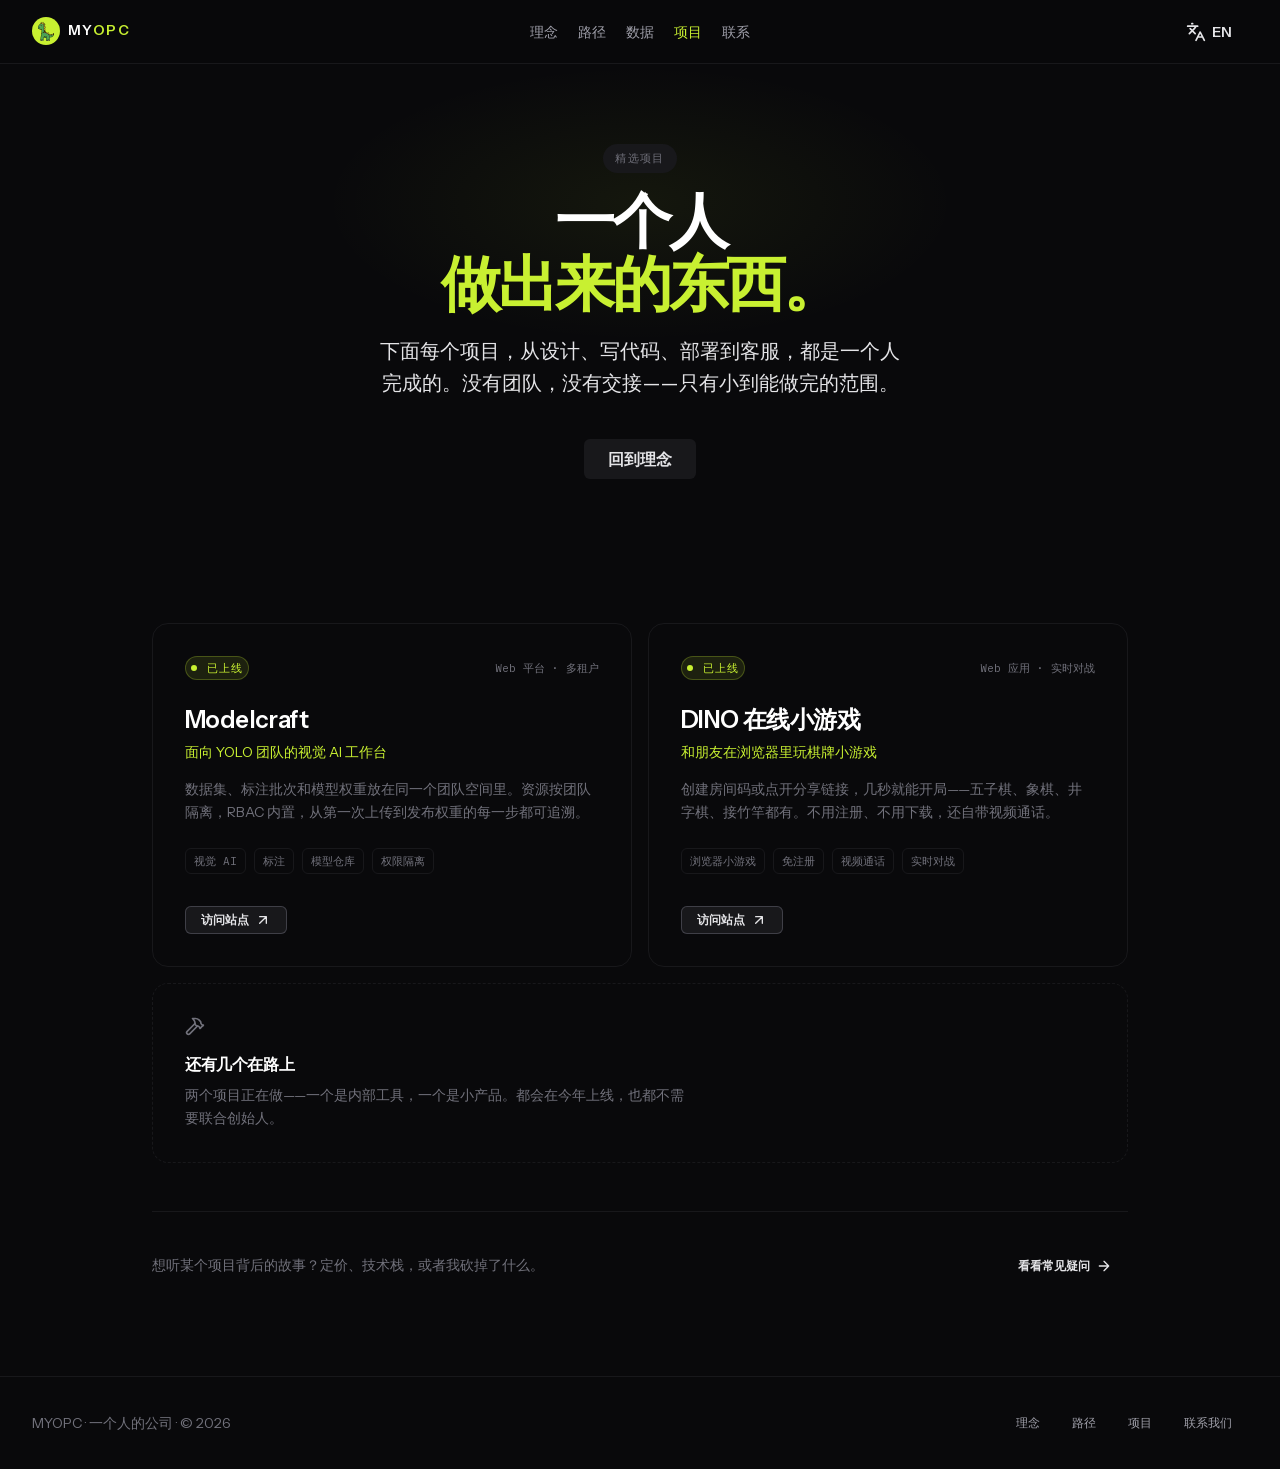
<file: zh/projects/index.html>
<!DOCTYPE html><html  data-color-mode-forced="dark" lang="zh-CN"><head><meta charset="utf-8"><meta name="viewport" content="width=device-width, initial-scale=1"><title>项目 · MYOPC</title><script type="importmap">{"imports":{"#entry":"/_nuxt/DxL7oOP5.js"}}</script><style id="nuxt-ui-colors">@layer theme {
  :root, :host {
  --ui-color-primary-50: var(--color-lime-50, oklch(98.6% 0.031 120.757));
  --ui-color-primary-100: var(--color-lime-100, oklch(96.7% 0.067 122.328));
  --ui-color-primary-200: var(--color-lime-200, oklch(93.8% 0.127 124.321));
  --ui-color-primary-300: var(--color-lime-300, oklch(89.7% 0.196 126.665));
  --ui-color-primary-400: var(--color-lime-400, oklch(84.1% 0.238 128.85));
  --ui-color-primary-500: var(--color-lime-500, oklch(76.8% 0.233 130.85));
  --ui-color-primary-600: var(--color-lime-600, oklch(64.8% 0.2 131.684));
  --ui-color-primary-700: var(--color-lime-700, oklch(53.2% 0.157 131.589));
  --ui-color-primary-800: var(--color-lime-800, oklch(45.3% 0.124 130.933));
  --ui-color-primary-900: var(--color-lime-900, oklch(40.5% 0.101 131.063));
  --ui-color-primary-950: var(--color-lime-950, oklch(27.4% 0.072 132.109));
  --ui-color-secondary-50: var(--color-blue-50, oklch(97% 0.014 254.604));
  --ui-color-secondary-100: var(--color-blue-100, oklch(93.2% 0.032 255.585));
  --ui-color-secondary-200: var(--color-blue-200, oklch(88.2% 0.059 254.128));
  --ui-color-secondary-300: var(--color-blue-300, oklch(80.9% 0.105 251.813));
  --ui-color-secondary-400: var(--color-blue-400, oklch(70.7% 0.165 254.624));
  --ui-color-secondary-500: var(--color-blue-500, oklch(62.3% 0.214 259.815));
  --ui-color-secondary-600: var(--color-blue-600, oklch(54.6% 0.245 262.881));
  --ui-color-secondary-700: var(--color-blue-700, oklch(48.8% 0.243 264.376));
  --ui-color-secondary-800: var(--color-blue-800, oklch(42.4% 0.199 265.638));
  --ui-color-secondary-900: var(--color-blue-900, oklch(37.9% 0.146 265.522));
  --ui-color-secondary-950: var(--color-blue-950, oklch(28.2% 0.091 267.935));
  --ui-color-success-50: var(--color-green-50, oklch(98.2% 0.018 155.826));
  --ui-color-success-100: var(--color-green-100, oklch(96.2% 0.044 156.743));
  --ui-color-success-200: var(--color-green-200, oklch(92.5% 0.084 155.995));
  --ui-color-success-300: var(--color-green-300, oklch(87.1% 0.15 154.449));
  --ui-color-success-400: var(--color-green-400, oklch(79.2% 0.209 151.711));
  --ui-color-success-500: var(--color-green-500, oklch(72.3% 0.219 149.579));
  --ui-color-success-600: var(--color-green-600, oklch(62.7% 0.194 149.214));
  --ui-color-success-700: var(--color-green-700, oklch(52.7% 0.154 150.069));
  --ui-color-success-800: var(--color-green-800, oklch(44.8% 0.119 151.328));
  --ui-color-success-900: var(--color-green-900, oklch(39.3% 0.095 152.535));
  --ui-color-success-950: var(--color-green-950, oklch(26.6% 0.065 152.934));
  --ui-color-info-50: var(--color-blue-50, oklch(97% 0.014 254.604));
  --ui-color-info-100: var(--color-blue-100, oklch(93.2% 0.032 255.585));
  --ui-color-info-200: var(--color-blue-200, oklch(88.2% 0.059 254.128));
  --ui-color-info-300: var(--color-blue-300, oklch(80.9% 0.105 251.813));
  --ui-color-info-400: var(--color-blue-400, oklch(70.7% 0.165 254.624));
  --ui-color-info-500: var(--color-blue-500, oklch(62.3% 0.214 259.815));
  --ui-color-info-600: var(--color-blue-600, oklch(54.6% 0.245 262.881));
  --ui-color-info-700: var(--color-blue-700, oklch(48.8% 0.243 264.376));
  --ui-color-info-800: var(--color-blue-800, oklch(42.4% 0.199 265.638));
  --ui-color-info-900: var(--color-blue-900, oklch(37.9% 0.146 265.522));
  --ui-color-info-950: var(--color-blue-950, oklch(28.2% 0.091 267.935));
  --ui-color-warning-50: var(--color-purple-50, oklch(97.7% 0.014 308.299));
  --ui-color-warning-100: var(--color-purple-100, oklch(94.6% 0.033 307.174));
  --ui-color-warning-200: var(--color-purple-200, oklch(90.2% 0.063 306.703));
  --ui-color-warning-300: var(--color-purple-300, oklch(82.7% 0.119 306.383));
  --ui-color-warning-400: var(--color-purple-400, oklch(71.4% 0.203 305.504));
  --ui-color-warning-500: var(--color-purple-500, oklch(62.7% 0.265 303.9));
  --ui-color-warning-600: var(--color-purple-600, oklch(55.8% 0.288 302.321));
  --ui-color-warning-700: var(--color-purple-700, oklch(49.6% 0.265 301.924));
  --ui-color-warning-800: var(--color-purple-800, oklch(43.8% 0.218 303.724));
  --ui-color-warning-900: var(--color-purple-900, oklch(38.1% 0.176 304.987));
  --ui-color-warning-950: var(--color-purple-950, oklch(29.1% 0.149 302.717));
  --ui-color-error-50: var(--color-red-50, oklch(97.1% 0.013 17.38));
  --ui-color-error-100: var(--color-red-100, oklch(93.6% 0.032 17.717));
  --ui-color-error-200: var(--color-red-200, oklch(88.5% 0.062 18.334));
  --ui-color-error-300: var(--color-red-300, oklch(80.8% 0.114 19.571));
  --ui-color-error-400: var(--color-red-400, oklch(70.4% 0.191 22.216));
  --ui-color-error-500: var(--color-red-500, oklch(63.7% 0.237 25.331));
  --ui-color-error-600: var(--color-red-600, oklch(57.7% 0.245 27.325));
  --ui-color-error-700: var(--color-red-700, oklch(50.5% 0.213 27.518));
  --ui-color-error-800: var(--color-red-800, oklch(44.4% 0.177 26.899));
  --ui-color-error-900: var(--color-red-900, oklch(39.6% 0.141 25.723));
  --ui-color-error-950: var(--color-red-950, oklch(25.8% 0.092 26.042));
  --ui-color-neutral-50: var(--color-zinc-50, oklch(98.5% 0 none));
  --ui-color-neutral-100: var(--color-zinc-100, oklch(96.7% 0.001 286.375));
  --ui-color-neutral-200: var(--color-zinc-200, oklch(92% 0.004 286.32));
  --ui-color-neutral-300: var(--color-zinc-300, oklch(87.1% 0.006 286.286));
  --ui-color-neutral-400: var(--color-zinc-400, oklch(70.5% 0.015 286.067));
  --ui-color-neutral-500: var(--color-zinc-500, oklch(55.2% 0.016 285.938));
  --ui-color-neutral-600: var(--color-zinc-600, oklch(44.2% 0.017 285.786));
  --ui-color-neutral-700: var(--color-zinc-700, oklch(37% 0.013 285.805));
  --ui-color-neutral-800: var(--color-zinc-800, oklch(27.4% 0.006 286.033));
  --ui-color-neutral-900: var(--color-zinc-900, oklch(21% 0.006 285.885));
  --ui-color-neutral-950: var(--color-zinc-950, oklch(14.1% 0.005 285.823));
  }
  :root, :host, .light {
  --ui-primary: var(--ui-color-primary-500);
  --ui-secondary: var(--ui-color-secondary-500);
  --ui-success: var(--ui-color-success-500);
  --ui-info: var(--ui-color-info-500);
  --ui-warning: var(--ui-color-warning-500);
  --ui-error: var(--ui-color-error-500);
  }
  .dark {
  --ui-primary: var(--ui-color-primary-400);
  --ui-secondary: var(--ui-color-secondary-400);
  --ui-success: var(--ui-color-success-400);
  --ui-info: var(--ui-color-info-400);
  --ui-warning: var(--ui-color-warning-400);
  --ui-error: var(--ui-color-error-400);
  }
}</style><link rel="stylesheet" href="/_nuxt/entry.DeIO9u4W.css" crossorigin><style>@layer base {:where(.i-lucide\:arrow-right){display:inline-block;width:1em;height:1em;background-color:currentColor;-webkit-mask-image:var(--svg);mask-image:var(--svg);-webkit-mask-repeat:no-repeat;mask-repeat:no-repeat;-webkit-mask-size:100% 100%;mask-size:100% 100%;--svg:url("data:image/svg+xml,%3Csvg xmlns='http://www.w3.org/2000/svg' viewBox='0 0 24 24' width='24' height='24'%3E%3Cpath fill='none' stroke='black' stroke-linecap='round' stroke-linejoin='round' stroke-width='2' d='M5 12h14m-7-7l7 7l-7 7'/%3E%3C/svg%3E")}:where(.i-lucide\:arrow-up-right){display:inline-block;width:1em;height:1em;background-color:currentColor;-webkit-mask-image:var(--svg);mask-image:var(--svg);-webkit-mask-repeat:no-repeat;mask-repeat:no-repeat;-webkit-mask-size:100% 100%;mask-size:100% 100%;--svg:url("data:image/svg+xml,%3Csvg xmlns='http://www.w3.org/2000/svg' viewBox='0 0 24 24' width='24' height='24'%3E%3Cpath fill='none' stroke='black' stroke-linecap='round' stroke-linejoin='round' stroke-width='2' d='M7 7h10v10M7 17L17 7'/%3E%3C/svg%3E")}:where(.i-lucide\:hammer){display:inline-block;width:1em;height:1em;background-color:currentColor;-webkit-mask-image:var(--svg);mask-image:var(--svg);-webkit-mask-repeat:no-repeat;mask-repeat:no-repeat;-webkit-mask-size:100% 100%;mask-size:100% 100%;--svg:url("data:image/svg+xml,%3Csvg xmlns='http://www.w3.org/2000/svg' viewBox='0 0 24 24' width='24' height='24'%3E%3Cg fill='none' stroke='black' stroke-linecap='round' stroke-linejoin='round' stroke-width='2'%3E%3Cpath d='m15 12l-9.373 9.373a1 1 0 0 1-3.001-3L12 9m6 6l4-4'/%3E%3Cpath d='m21.5 11.5l-1.914-1.914A2 2 0 0 1 19 8.172v-.344a2 2 0 0 0-.586-1.414l-1.657-1.657A6 6 0 0 0 12.516 3H9l1.243 1.243A6 6 0 0 1 12 8.485V10l2 2h1.172a2 2 0 0 1 1.414.586L18.5 14.5'/%3E%3C/g%3E%3C/svg%3E")}:where(.i-lucide\:languages){display:inline-block;width:1em;height:1em;background-color:currentColor;-webkit-mask-image:var(--svg);mask-image:var(--svg);-webkit-mask-repeat:no-repeat;mask-repeat:no-repeat;-webkit-mask-size:100% 100%;mask-size:100% 100%;--svg:url("data:image/svg+xml,%3Csvg xmlns='http://www.w3.org/2000/svg' viewBox='0 0 24 24' width='24' height='24'%3E%3Cpath fill='none' stroke='black' stroke-linecap='round' stroke-linejoin='round' stroke-width='2' d='m5 8l6 6m-7 0l6-6l2-3M2 5h12M7 2h1m14 20l-5-10l-5 10m2-4h6'/%3E%3C/svg%3E")}}</style><link rel="preload" as="fetch" crossorigin="anonymous" href="/zh/projects/_payload.json?_b=90fae7fd-b9d0-4c75-9cc0-132a0f9475b8"><link rel="modulepreload" as="script" crossorigin href="/_nuxt/DxL7oOP5.js"><link rel="modulepreload" as="script" crossorigin href="/_nuxt/BBbCFCSO.js"><link rel="modulepreload" as="script" crossorigin href="/_nuxt/Dfyab7Rd.js"><link rel="modulepreload" as="script" crossorigin href="/_nuxt/C_G3OcHj.js"><link rel="modulepreload" as="script" crossorigin href="/_nuxt/CzBlfNEw.js"><link rel="modulepreload" as="script" crossorigin href="/_nuxt/DK3Fl9T5.js"><link rel="modulepreload" as="script" crossorigin href="/_nuxt/D4hqxIl8.js"><link rel="modulepreload" as="script" crossorigin href="/_nuxt/BfDH_gI_.js"><link rel="modulepreload" as="script" crossorigin href="/_nuxt/BW3xJdEx.js"><link rel="modulepreload" as="script" crossorigin href="/_nuxt/BjNB8FPg.js"><link rel="modulepreload" as="script" crossorigin href="/_nuxt/DkxBAcsl.js"><link rel="modulepreload" as="script" crossorigin href="/_nuxt/BnDTbt6S.js"><link rel="modulepreload" as="script" crossorigin href="/_nuxt/BjhIELVi.js"><link rel="modulepreload" as="script" crossorigin href="/_nuxt/BAVffba3.js"><link rel="modulepreload" as="script" crossorigin href="/_nuxt/bW6NxFOP.js"><link rel="modulepreload" as="script" crossorigin href="/_nuxt/DhVyroNF.js"><link rel="modulepreload" as="script" crossorigin href="/_nuxt/DWEoD8ZB.js"><link rel="modulepreload" as="script" crossorigin href="/_nuxt/Bng2rRDf.js"><link rel="modulepreload" as="script" crossorigin href="/_nuxt/DHihWhf5.js"><link rel="modulepreload" as="script" crossorigin href="/_nuxt/wb3Qoywt.js"><link rel="modulepreload" as="script" crossorigin href="/_nuxt/DfePsChH.js"><link rel="modulepreload" as="script" crossorigin href="/_nuxt/C4485Qyr.js"><link rel="modulepreload" as="script" crossorigin href="/_nuxt/BbwzgmS-.js"><link rel="modulepreload" as="script" crossorigin href="/_nuxt/DEzIv1vV.js"><link rel="modulepreload" as="script" crossorigin href="/_nuxt/DcRw1J44.js"><link rel="modulepreload" as="script" crossorigin href="/_nuxt/TvA3kVkA.js"><link rel="modulepreload" as="script" crossorigin href="/_nuxt/ZuiJwwvn.js"><link rel="modulepreload" as="script" crossorigin href="/_nuxt/OXKIO8yr.js"><link rel="modulepreload" as="script" crossorigin href="/_nuxt/jbenEc2-.js"><link rel="modulepreload" as="script" crossorigin href="/_nuxt/RzMoP2De.js"><link rel="modulepreload" as="script" crossorigin href="/_nuxt/DsNcZ9bF.js"><link rel="modulepreload" as="script" crossorigin href="/_nuxt/WmonRVQh.js"><link rel="modulepreload" as="script" crossorigin href="/_nuxt/Dw90o1RM.js"><script type="module" src="/_nuxt/DxL7oOP5.js" crossorigin></script><link rel="prefetch" as="script" crossorigin href="/_nuxt/DjiCbWy8.js"><link rel="prefetch" as="script" crossorigin href="/_nuxt/BEbZQ6Op.js"><link rel="prefetch" as="script" crossorigin href="/_nuxt/C5VNDvdP.js"><link rel="prefetch" as="script" crossorigin href="/_nuxt/BMZXx-F5.js"><link rel="prefetch" as="script" crossorigin href="/_nuxt/C0OxBA4I.js"><link rel="prefetch" as="script" crossorigin href="/_nuxt/DKqARZG1.js"><link rel="prefetch" as="style" crossorigin href="/_nuxt/error-404.CJajpic4.css"><link rel="prefetch" as="script" crossorigin href="/_nuxt/XjWJ36D1.js"><link rel="prefetch" as="style" crossorigin href="/_nuxt/error-500.Bww9vo5r.css"><link rel="prefetch" as="script" crossorigin href="/_nuxt/DCoJ4TrZ.js"><meta name="theme-color" content="#09090b"><link rel="icon" href="/favicon.ico" sizes="any"><link rel="icon" type="image/png" href="/favicon-32.png" sizes="32x32"><link rel="icon" type="image/png" href="/favicon-16.png" sizes="16x16"><link rel="apple-touch-icon" href="/apple-touch-icon.png"><link rel="alternate" hreflang="en" href="/projects"><link rel="alternate" hreflang="zh" href="/zh/projects"><link rel="alternate" hreflang="x-default" href="/projects"><meta property="og:image" content="/brand/mymaxopc-badge-512.png"><meta name="twitter:card" content="summary"><meta property="og:title" content="项目 · MYOPC"><meta name="description" content="一个人设计、开发、上线并维护的产品——面向 YOLO 团队的视觉 AI 工作台，和一个打开就能开局的小游戏房间。"><meta property="og:description" content="一个人设计、开发、上线并维护的产品——面向 YOLO 团队的视觉 AI 工作台，和一个打开就能开局的小游戏房间。"><script>"use strict";(()=>{const o=window,e=document.documentElement,c=["dark","light"],s=getStorageValue("localStorage","nuxt-color-mode")||"system";let r=s==="system"?f():s;const l=e.getAttribute("data-color-mode-forced");l&&(r=l),i(r),o["__NUXT_COLOR_MODE__"]={preference:s,value:r,getColorScheme:f,addColorScheme:i,removeColorScheme:d};function i(t){const a=""+t+"",n="";e.classList?e.classList.add(a):e.className+=" "+a,n&&e.setAttribute("data-"+n,t)}function d(t){const a=""+t+"",n="";e.classList?e.classList.remove(a):e.className=e.className.replace(new RegExp(a,"g"),""),n&&e.removeAttribute("data-"+n)}function u(t){return o.matchMedia("(prefers-color-scheme"+t+")")}function f(){if(o.matchMedia&&u("").media!=="not all"){for(const t of c)if(u(":"+t).matches)return t}return"light"}})();function getStorageValue(o,e){switch(o){case"localStorage":try{return window.localStorage.getItem(e)}catch{return null}case"sessionStorage":try{return window.sessionStorage.getItem(e)}catch{return null}case"cookie":try{return getCookie(e)}catch{return null}default:return null}}function getCookie(o){const c=("; "+window.document.cookie).split("; "+o+"=");if(c.length===2){const s=c.pop();return s?s.split(";").shift():null}}</script></head><body><div id="__nuxt" class="isolate"><!--[--><!--[--><!--[--><!--[--><!--[--><!--[--><!----><!----><!----><header data-slot="root" class="bg-default/75 backdrop-blur-sm border-b border-default h-(--ui-header-height) sticky top-0 z-50"><!--[--><!--]--><div class="w-full max-w-(--ui-container) mx-auto px-4 sm:px-6 lg:px-8 flex items-center justify-between gap-3 h-full" data-slot="container"><!--[--><div data-slot="left" class="lg:flex-1 flex items-center gap-1.5"><!----><!--[--><a href="/zh" class="focus-visible:outline-3 outline-primary/25 rounded-md p-1 -ms-1"><span class="inline-flex items-center gap-2 leading-none"><span class="flex shrink-0 items-center justify-center overflow-hidden bg-brand rounded-full size-7"><img src="/brand/dino-256.png" alt="" draggable="false" class="h-[68%] w-auto translate-y-[5%] select-none"></span><span class="pb-[1px] text-sm font-semibold tracking-[0.1em] text-highlighted">MY<span class="text-primary">OPC</span></span></span></a><!--]--></div><div data-slot="center" class="hidden lg:flex"><!--[--><!--[--><!----><!----><nav data-slot="root" class="relative flex gap-1.5 [&amp;&gt;div]:min-w-0 items-center justify-between" data-orientation="horizontal" dir="ltr" data-reka-navigation-menu><!--[--><!--[--><!--]--><!--[--><!--[--><div style="position:relative;"><ul data-slot="list" class="isolate min-w-0 flex items-center" data-orientation="horizontal"><!--[--><!--[--><li data-menu-item data-slot="item" class="min-w-0 py-2"><!--[--><!--[--><a href="/zh#principles" data-reka-collection-item data-slot="link" class="group relative w-full flex items-center gap-1.5 font-medium text-sm before:absolute before:z-[-1] before:rounded-md focus:outline-none focus-visible:outline-none focus-visible:before:outline-3 before:outline-primary/25 px-2.5 py-1.5 before:inset-x-px before:inset-y-0 text-muted hover:text-highlighted transition-colors data-[state=open]:text-highlighted"><!--[--><!--[--><!--[--><!----><!--]--><span data-slot="linkLabel" class="truncate"><!--[-->理念<!--]--><!----></span><!----><!--]--><!--]--></a><!----><!--]--><!----><!--]--></li><li data-menu-item data-slot="item" class="min-w-0 py-2"><!--[--><!--[--><a href="/zh#method" data-reka-collection-item data-slot="link" class="group relative w-full flex items-center gap-1.5 font-medium text-sm before:absolute before:z-[-1] before:rounded-md focus:outline-none focus-visible:outline-none focus-visible:before:outline-3 before:outline-primary/25 px-2.5 py-1.5 before:inset-x-px before:inset-y-0 text-muted hover:text-highlighted transition-colors data-[state=open]:text-highlighted"><!--[--><!--[--><!--[--><!----><!--]--><span data-slot="linkLabel" class="truncate"><!--[-->路径<!--]--><!----></span><!----><!--]--><!--]--></a><!----><!--]--><!----><!--]--></li><li data-menu-item data-slot="item" class="min-w-0 py-2"><!--[--><!--[--><a href="/zh#metrics" data-reka-collection-item data-slot="link" class="group relative w-full flex items-center gap-1.5 font-medium text-sm before:absolute before:z-[-1] before:rounded-md focus:outline-none focus-visible:outline-none focus-visible:before:outline-3 before:outline-primary/25 px-2.5 py-1.5 before:inset-x-px before:inset-y-0 text-muted hover:text-highlighted transition-colors data-[state=open]:text-highlighted"><!--[--><!--[--><!--[--><!----><!--]--><span data-slot="linkLabel" class="truncate"><!--[-->数据<!--]--><!----></span><!----><!--]--><!--]--></a><!----><!--]--><!----><!--]--></li><li data-menu-item data-slot="item" class="min-w-0 py-2"><!--[--><!--[--><a href="/zh/projects" data-reka-collection-item data-active aria-current="page" data-slot="link" class="group relative w-full flex items-center gap-1.5 font-medium text-sm before:absolute before:z-[-1] before:rounded-md focus:outline-none focus-visible:outline-none focus-visible:before:outline-3 before:outline-primary/25 px-2.5 py-1.5 before:inset-x-px before:inset-y-0 text-primary"><!--[--><!--[--><!--[--><!----><!--]--><span data-slot="linkLabel" class="truncate"><!--[-->项目<!--]--><!----></span><!----><!--]--><!--]--></a><!----><!--]--><!----><!--]--></li><li data-menu-item data-slot="item" class="min-w-0 py-2"><!--[--><!--[--><a href="/zh#contact" data-reka-collection-item data-slot="link" class="group relative w-full flex items-center gap-1.5 font-medium text-sm before:absolute before:z-[-1] before:rounded-md focus:outline-none focus-visible:outline-none focus-visible:before:outline-3 before:outline-primary/25 px-2.5 py-1.5 before:inset-x-px before:inset-y-0 text-muted hover:text-highlighted transition-colors data-[state=open]:text-highlighted"><!--[--><!--[--><!--[--><!----><!--]--><span data-slot="linkLabel" class="truncate"><!--[-->联系<!--]--><!----></span><!----><!--]--><!--]--></a><!----><!--]--><!----><!--]--></li><!--]--><!--]--></ul></div><!----><!--]--><!--]--><!--[--><!--]--><div data-slot="viewportWrapper" class="absolute top-full start-0 flex w-full justify-center"><!----><!----></div><!--]--></nav><!--]--><!--]--></div><div data-slot="right" class="flex items-center justify-end lg:flex-1 gap-1.5"><!--[--><a href="/projects" rel="alternate" data-slot="base" aria-label="Switch to English" title="Switch to English" hreflang="en" class="rounded-md inline-flex items-center disabled:cursor-not-allowed aria-disabled:cursor-not-allowed disabled:opacity-75 aria-disabled:opacity-75 font-semibold transition-all duration-200 py-1.5 text-sm gap-1.5 text-default hover:bg-elevated active:bg-elevated outline-inverted/25 focus-visible:outline-3 hover:disabled:bg-transparent dark:hover:disabled:bg-transparent hover:aria-disabled:bg-transparent dark:hover:aria-disabled:bg-transparent px-4"><!--[--><!--[--><span class="iconify i-lucide:languages shrink-0 size-5" aria-hidden="true" style="" data-slot="leadingIcon"></span><!--]--><!--[--><span data-slot="label" class="truncate">EN</span><!--]--><!--[--><!----><!--]--><!--]--></a><!--]--><!--[--><button type="button" data-slot="base" aria-label="Open navigation" aria-expanded="false" class="rounded-md inline-flex items-center disabled:cursor-not-allowed aria-disabled:cursor-not-allowed disabled:opacity-75 aria-disabled:opacity-75 font-semibold transition-all duration-200 text-xs gap-1.5 text-default hover:bg-elevated active:bg-elevated outline-inverted/25 focus-visible:outline-3 hover:disabled:bg-transparent dark:hover:disabled:bg-transparent hover:aria-disabled:bg-transparent dark:hover:aria-disabled:bg-transparent p-1.5 lg:hidden -me-1.5"><!--[--><!--[--><!----><!--]--><!--[--><svg xmlns="http://www.w3.org/2000/svg" class="size-5" viewBox="0 0 24 24" fill="none" stroke="currentColor" stroke-width="2" stroke-linecap="round" stroke-linejoin="round"><line x1="4" y1="6" x2="20" y2="6" tabindex="-1"></line><line x1="4" y1="12" x2="20" y2="12" tabindex="-1"></line><line x1="4" y1="18" x2="20" y2="18" tabindex="-1"></line></svg><!--]--><!--[--><!----><!--]--><!--]--></button><!--]--></div><!--]--></div><!--[--><!--]--></header><!----><!--]--><main class="min-h-[calc(100vh-var(--ui-header-height))]"><!--[--><div><div data-orientation="vertical" data-slot="root" class="relative isolate pb-12 sm:pb-16"><!--[--><div class="pointer-events-none absolute left-1/2 -translate-x-1/2 top-0 w-1/2 h-1/2" style="background:radial-gradient(ellipse at center, color-mix(in oklch, var(--ui-primary) 6%, transparent) 0%, transparent 70%);"></div><!--]--><div class="w-full max-w-(--ui-container) mx-auto px-4 sm:px-6 lg:px-8 flex flex-col lg:grid sm:py-32 gap-16 sm:gap-y-24 relative z-10 py-14 lg:py-20" data-slot="container"><!--[--><div data-slot="wrapper" class="text-center flex flex-col items-center"><div data-slot="header" class=""><!--[--><div data-slot="headline" class="mb-4 justify-center"><!--[--><div style="opacity:0;transform:translateY(16px);"><span data-slot="base" class="font-medium inline-flex items-center gap-1 bg-elevated rounded-full px-3 py-1.5 font-mono text-[11px] tracking-[0.12em] uppercase text-dimmed"><!--[--><!----><!--]--><!--[--><span data-slot="label" class="truncate">精选项目</span><!--]--><!--[--><!----><!--]--></span></div><!--]--></div><h1 data-slot="title" class="text-5xl text-pretty font-bold text-highlighted sm:text-5xl lg:text-6xl tracking-tighter leading-[1.05]"><!--[--><span class="inline-block" style="opacity:0;transform:translateY(16px);">一个人 <br><span class="text-primary">做出来的东西。</span></span><!--]--></h1><div data-slot="description" class="sm:text-xl/8 text-balance mt-5 max-w-xl mx-auto text-base leading-relaxed text-default"><!--[--><span class="inline-block" style="opacity:0;transform:translateY(16px);">下面每个项目，从设计、写代码、部署到客服，都是一个人完成的。没有团队，没有交接——只有小到能做完的范围。</span><!--]--></div><!--]--></div><!----><div data-slot="footer" class="mt-10"><!--[--><div data-slot="links" class="flex flex-wrap justify-center gap-3"><!--[--><div class="flex flex-wrap justify-center gap-3" style="opacity:0;transform:translateY(16px);"><!--[--><a href="/zh" data-slot="base" class="rounded-md inline-flex items-center disabled:cursor-not-allowed aria-disabled:cursor-not-allowed disabled:opacity-75 aria-disabled:opacity-75 font-semibold transition-all duration-200 py-2 text-base gap-2 text-default bg-elevated hover:bg-accented/75 active:bg-accented/75 outline-inverted/25 focus-visible:outline-3 disabled:bg-elevated aria-disabled:bg-elevated px-6"><!--[--><!--[--><!----><!--]--><!--[--><span data-slot="label" class="truncate">回到理念</span><!--]--><!--[--><!----><!--]--><!--]--></a><!--]--></div><!--]--></div><!--]--></div></div><!----><!--]--></div><!--[--><!--]--></div><section class="mx-auto max-w-5xl px-4 pb-24 sm:px-6"><div class="grid grid-cols-1 gap-4 lg:grid-cols-2"><!--[--><div style="opacity:0;"><article class="flex h-full flex-col rounded-2xl border border-default bg-default p-7 sm:p-8"><div class="flex items-center justify-between gap-4"><span data-slot="base" class="font-medium inline-flex items-center px-1.5 py-1 gap-1 bg-primary/10 text-primary ring ring-inset ring-primary/25 rounded-full font-mono text-[11px] uppercase tracking-[0.1em]"><!--[--><!----><!--]--><!--[--><span class="mr-1.5 inline-block size-1.5 rounded-full bg-primary"></span> 已上线<!--]--><!--[--><!----><!--]--></span><span class="font-mono text-[11px] text-dimmed">Web 平台 · 多租户</span></div><h2 class="mt-6 text-2xl font-semibold tracking-tight text-highlighted">Modelcraft</h2><p class="mt-1.5 text-sm text-primary">面向 YOLO 团队的视觉 AI 工作台</p><p class="mt-4 text-sm leading-relaxed text-dimmed">数据集、标注批次和模型权重放在同一个团队空间里。资源按团队隔离，RBAC 内置，从第一次上传到发布权重的每一步都可追溯。</p><div class="mt-6 flex flex-wrap gap-2"><!--[--><span class="rounded-md border border-default px-2 py-1 font-mono text-[11px] text-dimmed">视觉 AI</span><span class="rounded-md border border-default px-2 py-1 font-mono text-[11px] text-dimmed">标注</span><span class="rounded-md border border-default px-2 py-1 font-mono text-[11px] text-dimmed">模型仓库</span><span class="rounded-md border border-default px-2 py-1 font-mono text-[11px] text-dimmed">权限隔离</span><!--]--></div><div class="mt-auto flex items-center gap-3 pt-8"><a href="https://console.modelcraft.maxkey.one/" rel="noopener noreferrer" target="_blank" data-slot="base" class="rounded-md inline-flex items-center disabled:cursor-not-allowed aria-disabled:cursor-not-allowed disabled:opacity-75 aria-disabled:opacity-75 font-semibold transition-all duration-200 py-1.5 text-xs gap-1.5 ring ring-inset ring-accented text-default bg-elevated hover:bg-accented/75 active:bg-accented/75 disabled:bg-elevated aria-disabled:bg-elevated outline-inverted/25 focus-visible:outline-3 focus-visible:ring-inverted px-4"><!--[--><!--[--><!----><!--]--><!--[--><span data-slot="label" class="truncate">访问站点</span><!--]--><!--[--><span class="iconify i-lucide:arrow-up-right shrink-0 size-4" aria-hidden="true" style="" data-slot="trailingIcon"></span><!--]--><!--]--></a></div></article></div><div style="opacity:0;"><article class="flex h-full flex-col rounded-2xl border border-default bg-default p-7 sm:p-8"><div class="flex items-center justify-between gap-4"><span data-slot="base" class="font-medium inline-flex items-center px-1.5 py-1 gap-1 bg-primary/10 text-primary ring ring-inset ring-primary/25 rounded-full font-mono text-[11px] uppercase tracking-[0.1em]"><!--[--><!----><!--]--><!--[--><span class="mr-1.5 inline-block size-1.5 rounded-full bg-primary"></span> 已上线<!--]--><!--[--><!----><!--]--></span><span class="font-mono text-[11px] text-dimmed">Web 应用 · 实时对战</span></div><h2 class="mt-6 text-2xl font-semibold tracking-tight text-highlighted">DINO 在线小游戏</h2><p class="mt-1.5 text-sm text-primary">和朋友在浏览器里玩棋牌小游戏</p><p class="mt-4 text-sm leading-relaxed text-dimmed">创建房间码或点开分享链接，几秒就能开局——五子棋、象棋、井字棋、接竹竿都有。不用注册、不用下载，还自带视频通话。</p><div class="mt-6 flex flex-wrap gap-2"><!--[--><span class="rounded-md border border-default px-2 py-1 font-mono text-[11px] text-dimmed">浏览器小游戏</span><span class="rounded-md border border-default px-2 py-1 font-mono text-[11px] text-dimmed">免注册</span><span class="rounded-md border border-default px-2 py-1 font-mono text-[11px] text-dimmed">视频通话</span><span class="rounded-md border border-default px-2 py-1 font-mono text-[11px] text-dimmed">实时对战</span><!--]--></div><div class="mt-auto flex items-center gap-3 pt-8"><a href="https://game.maxkey.one" rel="noopener noreferrer" target="_blank" data-slot="base" class="rounded-md inline-flex items-center disabled:cursor-not-allowed aria-disabled:cursor-not-allowed disabled:opacity-75 aria-disabled:opacity-75 font-semibold transition-all duration-200 py-1.5 text-xs gap-1.5 ring ring-inset ring-accented text-default bg-elevated hover:bg-accented/75 active:bg-accented/75 disabled:bg-elevated aria-disabled:bg-elevated outline-inverted/25 focus-visible:outline-3 focus-visible:ring-inverted px-4"><!--[--><!--[--><!----><!--]--><!--[--><span data-slot="label" class="truncate">访问站点</span><!--]--><!--[--><span class="iconify i-lucide:arrow-up-right shrink-0 size-4" aria-hidden="true" style="" data-slot="trailingIcon"></span><!--]--><!--]--></a></div></article></div><!--]--><div class="lg:col-span-2" style="opacity:0;"><div class="flex h-full flex-col justify-center rounded-2xl border border-dashed border-default p-7 sm:p-8"><span class="iconify i-lucide:hammer size-5 text-dimmed" aria-hidden="true" style=""></span><h2 class="mt-4 text-base font-semibold tracking-tight text-highlighted">还有几个在路上</h2><p class="mt-2 max-w-lg text-sm leading-relaxed text-dimmed">两个项目正在做——一个是内部工具，一个是小产品。都会在今年上线，也都不需要联合创始人。</p></div></div></div><div class="mt-12 flex flex-col items-center gap-4 border-t border-default pt-10 text-center sm:flex-row sm:justify-between sm:text-left" style="opacity:0;transform:translateY(16px);"><p class="max-w-xl text-sm leading-relaxed text-dimmed">想听某个项目背后的故事？定价、技术栈，或者我砍掉了什么。</p><a href="/zh#faq" data-slot="base" class="rounded-md inline-flex items-center disabled:cursor-not-allowed aria-disabled:cursor-not-allowed disabled:opacity-75 aria-disabled:opacity-75 font-semibold transition-all duration-200 py-1.5 text-xs gap-1.5 text-default hover:bg-elevated active:bg-elevated outline-inverted/25 focus-visible:outline-3 hover:disabled:bg-transparent dark:hover:disabled:bg-transparent hover:aria-disabled:bg-transparent dark:hover:aria-disabled:bg-transparent px-4"><!--[--><!--[--><!----><!--]--><!--[--><span data-slot="label" class="truncate">看看常见疑问</span><!--]--><!--[--><span class="iconify i-lucide:arrow-right shrink-0 size-4" aria-hidden="true" style="" data-slot="trailingIcon"></span><!--]--><!--]--></a></div></section></div><!--]--></main><footer data-slot="root"><!----><div class="w-full max-w-(--ui-container) mx-auto px-4 sm:px-6 lg:px-8 py-8 lg:flex lg:items-center lg:justify-between lg:gap-x-3 border-t border-default lg:py-8" data-slot="container"><!--[--><div data-slot="right" class="lg:flex-1 flex items-center justify-center lg:justify-end lg:order-3 gap-x-0 flex-wrap"><!--[--><!--[--><a href="/zh#principles" data-slot="base" class="rounded-md inline-flex items-center disabled:cursor-not-allowed aria-disabled:cursor-not-allowed disabled:opacity-75 aria-disabled:opacity-75 transition-all duration-200 py-1.5 text-xs gap-1.5 text-muted hover:text-default active:text-default disabled:text-muted aria-disabled:text-muted outline-inverted/25 focus-visible:outline-3 px-4 font-light"><!--[--><!--[--><!----><!--]--><!--[--><span data-slot="label" class="truncate">理念</span><!--]--><!--[--><!----><!--]--><!--]--></a><a href="/zh#method" data-slot="base" class="rounded-md inline-flex items-center disabled:cursor-not-allowed aria-disabled:cursor-not-allowed disabled:opacity-75 aria-disabled:opacity-75 transition-all duration-200 py-1.5 text-xs gap-1.5 text-muted hover:text-default active:text-default disabled:text-muted aria-disabled:text-muted outline-inverted/25 focus-visible:outline-3 px-4 font-light"><!--[--><!--[--><!----><!--]--><!--[--><span data-slot="label" class="truncate">路径</span><!--]--><!--[--><!----><!--]--><!--]--></a><a href="/zh/projects" data-slot="base" class="rounded-md inline-flex items-center disabled:cursor-not-allowed aria-disabled:cursor-not-allowed disabled:opacity-75 aria-disabled:opacity-75 transition-all duration-200 py-1.5 text-xs gap-1.5 text-muted hover:text-default active:text-default disabled:text-muted aria-disabled:text-muted outline-inverted/25 focus-visible:outline-3 px-4 font-light"><!--[--><!--[--><!----><!--]--><!--[--><span data-slot="label" class="truncate">项目</span><!--]--><!--[--><!----><!--]--><!--]--></a><a href="mailto:service@maxkey.one" rel="noopener noreferrer" data-slot="base" class="rounded-md inline-flex items-center disabled:cursor-not-allowed aria-disabled:cursor-not-allowed disabled:opacity-75 aria-disabled:opacity-75 transition-all duration-200 py-1.5 text-xs gap-1.5 text-muted hover:text-default active:text-default disabled:text-muted aria-disabled:text-muted outline-inverted/25 focus-visible:outline-3 px-4 font-light"><!--[--><!--[--><!----><!--]--><!--[--><span data-slot="label" class="truncate">联系我们</span><!--]--><!--[--><!----><!--]--><!--]--></a><!--]--><!--]--></div><div data-slot="center" class="mt-3 lg:mt-0 lg:order-2 flex items-center justify-center"><!--[--><!--]--></div><div data-slot="left" class="flex items-center justify-center lg:justify-start lg:flex-1 gap-x-1.5 mt-3 lg:mt-0 lg:order-1"><!--[--><p class="text-sm text-dimmed"> MYOPC · 一个人的公司 · © 2026</p><!--]--></div><!--]--></div><!----></footer><!--]--><!--]--><!--[--><!--]--><!--v-if--><!--]--><!--[--><!--]--><!--]--><!--]--></div><div id="teleports"></div><script>window.__NUXT__={};window.__NUXT__.config={public:{siteUrl:"",mdc:{components:{prose:true,map:{accordion:"ProseAccordion","accordion-item":"ProseAccordionItem",badge:"ProseBadge",callout:"ProseCallout",card:"ProseCard","card-group":"ProseCardGroup",caution:"ProseCaution","code-collapse":"ProseCodeCollapse","code-group":"ProseCodeGroup","code-icon":"ProseCodeIcon","code-preview":"ProseCodePreview","code-tree":"ProseCodeTree",collapsible:"ProseCollapsible",field:"ProseField","field-group":"ProseFieldGroup",icon:"ProseIcon",kbd:"ProseKbd",note:"ProseNote",prompt:"ProsePrompt",steps:"ProseSteps",tabs:"ProseTabs","tabs-item":"ProseTabsItem",tip:"ProseTip",warning:"ProseWarning"},customElements:[]},headings:{anchorLinks:{h1:false,h2:true,h3:true,h4:true,h5:false,h6:false}},highlight:{theme:{light:"material-theme-lighter",default:"material-theme",dark:"material-theme-palenight"},noApiRoute:false,highlighter:"shiki",shikiEngine:"oniguruma",langs:["js","jsx","json","ts","tsx","vue","css","html","bash","md","mdc","yaml"]}},content:{wsUrl:""}},app:{baseURL:"/",buildId:"90fae7fd-b9d0-4c75-9cc0-132a0f9475b8",buildAssetsDir:"/_nuxt/",cdnURL:""}}</script><script type="application/json" data-nuxt-data="nuxt-app" data-ssr="true" id="__NUXT_DATA__" data-src="/zh/projects/_payload.json?_b=90fae7fd-b9d0-4c75-9cc0-132a0f9475b8">[{"state":1,"once":8,"_errors":9,"serverRendered":6,"path":11,"prerenderedAt":12},["Reactive",2],{"$scolor-mode":3,"$stoasts":7},{"preference":4,"value":5,"unknown":6,"forced":6},"system","dark",true,[],["Set"],["ShallowReactive",10],{"projects-zh":-1},"\u002Fzh\u002Fprojects",1795597424287]</script></body></html>
</file>
<file: _nuxt/error-404.CJajpic4.css>
.grid[data-v-be8dc751]{display:grid}.mb-2[data-v-be8dc751]{margin-bottom:.5rem}.mb-4[data-v-be8dc751]{margin-bottom:1rem}.max-w-520px[data-v-be8dc751]{max-width:520px}.min-h-screen[data-v-be8dc751]{min-height:100vh}.w-full[data-v-be8dc751]{width:100%}.flex[data-v-be8dc751]{display:flex}.cursor-pointer[data-v-be8dc751]{cursor:pointer}.appearance-none[data-v-be8dc751]{appearance:none}.place-content-center[data-v-be8dc751]{place-content:center}.items-center[data-v-be8dc751]{align-items:center}.justify-center[data-v-be8dc751]{justify-content:center}.overflow-hidden[data-v-be8dc751]{overflow:hidden}.border-0[data-v-be8dc751]{border-width:0}.bg-transparent[data-v-be8dc751]{background-color:#0000}.bg-white[data-v-be8dc751]{--un-bg-opacity:1;background-color:rgb(255 255 255/var(--un-bg-opacity))}.p-0[data-v-be8dc751]{padding:0}.px-2[data-v-be8dc751]{padding-left:.5rem;padding-right:.5rem}.text-center[data-v-be8dc751]{text-align:center}.text-\[56px\][data-v-be8dc751]{font-size:56px}.text-2xl[data-v-be8dc751]{font-size:1.5rem;line-height:2rem}.text-sm[data-v-be8dc751]{font-size:.875rem;line-height:1.25rem}.text-neutral-500[data-v-be8dc751]{--un-text-opacity:1;color:rgb(115 115 115/var(--un-text-opacity))}.text-neutral-950[data-v-be8dc751]{--un-text-opacity:1;color:rgb(10 10 10/var(--un-text-opacity))}.hover\:text-\[\#00DC82\][data-v-be8dc751]:hover{--un-text-opacity:1;color:rgb(0 220 130/var(--un-text-opacity))}.text-inherit[data-v-be8dc751]{color:inherit}.font-medium[data-v-be8dc751]{font-weight:500}.font-semibold[data-v-be8dc751]{font-weight:600}.leading-none[data-v-be8dc751]{line-height:1}.tracking-wide[data-v-be8dc751]{letter-spacing:.025em}.font-sans[data-v-be8dc751]{font-family:ui-sans-serif,system-ui,-apple-system,BlinkMacSystemFont,Segoe UI,Roboto,Helvetica Neue,Arial,Noto Sans,sans-serif,Apple Color Emoji,Segoe UI Emoji,Segoe UI Symbol,Noto Color Emoji}.tabular-nums[data-v-be8dc751]{--un-numeric-spacing:tabular-nums;font-variant-numeric:var(--un-ordinal) var(--un-slashed-zero) var(--un-numeric-figure) var(--un-numeric-spacing) var(--un-numeric-fraction)}.underline[data-v-be8dc751]{text-decoration-line:underline}.underline-offset-3[data-v-be8dc751]{text-underline-offset:3px}.antialiased[data-v-be8dc751]{-webkit-font-smoothing:antialiased;-moz-osx-font-smoothing:grayscale}@media (prefers-color-scheme:dark){.dark\:bg-neutral-950[data-v-be8dc751]{--un-bg-opacity:1;background-color:rgb(10 10 10/var(--un-bg-opacity))}.dark\:text-white[data-v-be8dc751]{--un-text-opacity:1;color:rgb(255 255 255/var(--un-text-opacity))}}@media (width>=640px){.sm\:text-\[72px\][data-v-be8dc751]{font-size:72px}.sm\:text-3xl[data-v-be8dc751]{font-size:1.875rem;line-height:2.25rem}}
</file>
<file: _nuxt/error-500.Bww9vo5r.css>
.grid[data-v-16ba6458]{display:grid}.mb-2[data-v-16ba6458]{margin-bottom:.5rem}.mb-4[data-v-16ba6458]{margin-bottom:1rem}.max-w-520px[data-v-16ba6458]{max-width:520px}.min-h-screen[data-v-16ba6458]{min-height:100vh}.place-content-center[data-v-16ba6458]{place-content:center}.overflow-hidden[data-v-16ba6458]{overflow:hidden}.bg-white[data-v-16ba6458]{--un-bg-opacity:1;background-color:rgb(255 255 255/var(--un-bg-opacity))}.px-2[data-v-16ba6458]{padding-left:.5rem;padding-right:.5rem}.text-center[data-v-16ba6458]{text-align:center}.text-\[56px\][data-v-16ba6458]{font-size:56px}.text-2xl[data-v-16ba6458]{font-size:1.5rem;line-height:2rem}.text-neutral-500[data-v-16ba6458]{--un-text-opacity:1;color:rgb(115 115 115/var(--un-text-opacity))}.text-neutral-950[data-v-16ba6458]{--un-text-opacity:1;color:rgb(10 10 10/var(--un-text-opacity))}.font-medium[data-v-16ba6458]{font-weight:500}.font-semibold[data-v-16ba6458]{font-weight:600}.leading-none[data-v-16ba6458]{line-height:1}.tracking-wide[data-v-16ba6458]{letter-spacing:.025em}.font-sans[data-v-16ba6458]{font-family:ui-sans-serif,system-ui,-apple-system,BlinkMacSystemFont,Segoe UI,Roboto,Helvetica Neue,Arial,Noto Sans,sans-serif,Apple Color Emoji,Segoe UI Emoji,Segoe UI Symbol,Noto Color Emoji}.tabular-nums[data-v-16ba6458]{--un-numeric-spacing:tabular-nums;font-variant-numeric:var(--un-ordinal) var(--un-slashed-zero) var(--un-numeric-figure) var(--un-numeric-spacing) var(--un-numeric-fraction)}.antialiased[data-v-16ba6458]{-webkit-font-smoothing:antialiased;-moz-osx-font-smoothing:grayscale}@media (prefers-color-scheme:dark){.dark\:bg-neutral-950[data-v-16ba6458]{--un-bg-opacity:1;background-color:rgb(10 10 10/var(--un-bg-opacity))}.dark\:text-white[data-v-16ba6458]{--un-text-opacity:1;color:rgb(255 255 255/var(--un-text-opacity))}}@media (width>=640px){.sm\:text-\[72px\][data-v-16ba6458]{font-size:72px}.sm\:text-3xl[data-v-16ba6458]{font-size:1.875rem;line-height:2.25rem}}
</file>
